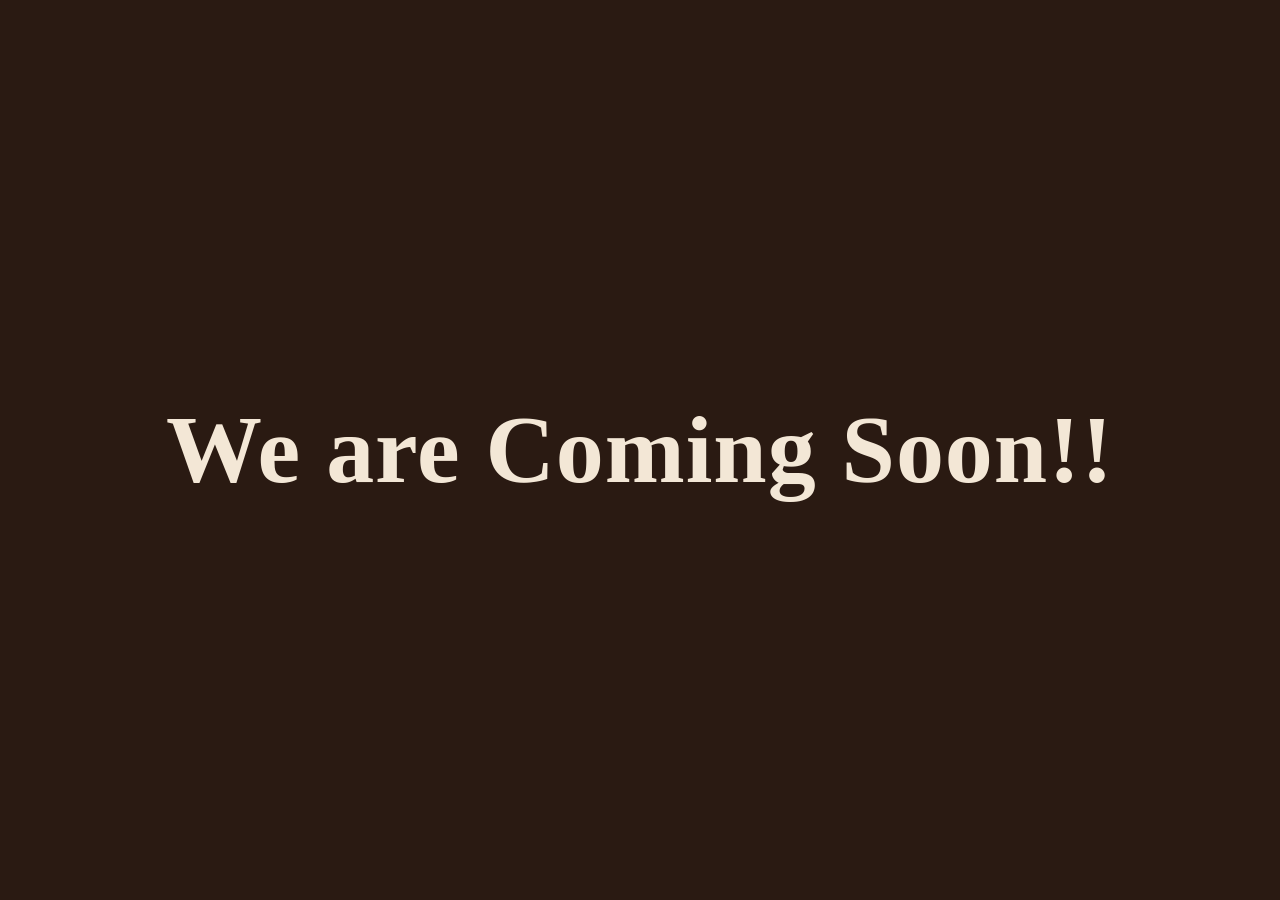
<file: index.html>
<!doctype html>
<html lang="en">
<head>
  <meta charset="utf-8"/>
  <meta name="viewport" content="width=device-width, initial-scale=1"/>
  <!-- Pre-launch gate: the site is hidden behind a "Coming Soon" page. Only an admin
       who opened it via "View site" in the dashboard (which sets bb_site_preview) gets
       through; everyone else is redirected. Runs first so no content flashes. -->
  <script>
    (function () {
      try {
        if (localStorage.getItem("bb_site_preview") === "1") return;  // admin preview — allow
      } catch (e) {}
      location.replace("/coming_soon");
    })();
  </script>
  <title>Bangali Sweets &amp; Dryfruits, Bhind — Hand-made Mithai, Namkeen &amp; Gift Hampers since 1987</title>
  <meta name="description" content="Order hand-made mithai, namkeen, dry fruits and gift hampers from Bhind's favourite sweet shop since 1987. Pure desi ghee, same-day Bhind delivery, pan-India shipping. Diwali, Rakhi and corporate hampers available."/>
  <meta name="keywords" content="bangali sweets, bhind sweet shop, mithai online bhind, gift hampers, diwali hampers, kaju katli online, dry fruits, namkeen, pustak bazar bhind"/>
  <meta property="og:title" content="Bangali Sweets &amp; Dryfruits — Hand-made Mithai from Bhind"/>
  <meta property="og:description" content="Order hand-made mithai, namkeen, dry fruits and gift hampers. Same-day Bhind delivery, pan-India shipping."/>
  <meta property="og:type" content="website"/>
  <meta property="og:url" content="https://bangalisweets.in/"/>
  <meta name="twitter:card" content="summary_large_image"/>
  <link rel="canonical" href="https://bangalisweets.in/"/>

  <!-- Schema.org structured data -->
  <script type="application/ld+json">
  {
    "@context": "https://schema.org",
    "@type": "Store",
    "name": "Bangali Sweets & Dryfruits",
    "image": "https://bangalisweets.in/og.jpg",
    "telephone": "+91-7974096667",
    "priceRange": "₹₹",
    "address": {
      "@type": "PostalAddress",
      "streetAddress": "HQ8P+P6R, Pustak Bazar, Mahveer Ganj",
      "addressLocality": "Bhind",
      "addressRegion": "Madhya Pradesh",
      "postalCode": "477001",
      "addressCountry": "IN"
    },
    "openingHours": "Mo-Su 09:00-22:00",
    "founded": "1987"
  }
  </script>

  <link rel="preconnect" href="https://fonts.googleapis.com"/>
  <link rel="preconnect" href="https://fonts.gstatic.com" crossorigin/>
  <link href="https://fonts.googleapis.com/css2?family=DM+Serif+Display:ital@0;1&family=Manrope:wght@400;500;600;700;800&family=Hind:wght@400;500;600;700&family=Tiro+Devanagari+Hindi:ital@0;1&display=swap" rel="stylesheet"/>
  <link rel="stylesheet" href="assets/site.css"/>

  <style>
    /* Page-specific */
    .hero {
      padding: 56px 32px 72px;
      position: relative;
    }
    .hero .grid {
      max-width: 1320px;
      margin: 0 auto;
      display: grid;
      grid-template-columns: 1.05fr 0.95fr;
      gap: 48px;
      align-items: center;
    }
    .hero h1 { font-size: clamp(48px, 7vw, 96px); margin: 18px 0 14px; }
    .hero h1 .alt { font-style: italic; color: var(--accent); }
    .hero h1 .b { position: relative; }
    .hero h1 .b::after {
      content: "✦";
      position: absolute;
      right: -16px; top: -6px;
      color: var(--gold);
      font-size: 24px;
    }
    .hero .hindi-tag { font-size: 20px; color: var(--ink-2); margin: 0 0 24px; }
    .hero .lede { font-size: 16px; color: var(--ink-2); max-width: 480px; line-height: 1.65; margin-bottom: 28px; }
    .hero .cta-row { display: flex; gap: 14px; flex-wrap: wrap; margin-bottom: 40px; }
    .hero .stats { display: flex; gap: 36px; padding-top: 24px; border-top: 1px solid var(--rule-strong); flex-wrap: wrap; }
    .hero .stats .lbl { font-size: 11px; text-transform: uppercase; letter-spacing: .14em; color: var(--ink-3); }
    .hero .stats .v { font-family: var(--display); font-size: 24px; margin-top: 2px; }
    .hero .stats .v.accent { color: var(--accent); }
    .hero .stats .v.gold { color: var(--gold); }

    .collage { position: relative; height: 580px; }
    .collage .img-a { position: absolute; left: 40px; top: 0; width: 300px; height: 380px; transform: rotate(-3deg); box-shadow: var(--shadow-md); }
    .collage .img-b { position: absolute; right: 0; top: 70px; width: 240px; height: 300px; transform: rotate(4deg); box-shadow: var(--shadow-md); }
    .collage .img-c { position: absolute; right: 30px; bottom: 0; width: 240px; height: 240px; transform: rotate(-2deg); box-shadow: var(--shadow-md); }
    .collage .img-a .lbl, .collage .img-b .lbl, .collage .img-c .lbl {
      position: absolute; left: 14px; bottom: 14px; color: #fff;
      text-shadow: 0 1px 2px rgba(0,0,0,.5);
    }
    .collage .img-a .lbl .nm { font-family: var(--display); font-style: italic; font-size: 22px; }
    .collage .img-a .lbl .sub { font-size: 12px; opacity: .9; }
    .collage .seal-stamp {
      position: absolute; left: 0; bottom: 30px;
      width: 100px; height: 100px;
      border-radius: 50%;
      background: var(--accent);
      color: var(--gold);
      display: flex; flex-direction: column; align-items: center; justify-content: center;
      box-shadow: var(--shadow-md);
      border: 2px solid var(--gold);
      text-align: center;
    }
    .seal-stamp .top { font-family: var(--hindi); font-size: 13px; }
    .seal-stamp .mid { font-family: var(--display); font-style: italic; font-size: 13px; margin-top: 2px; }
    .seal-stamp .line { width: 30px; height: 1px; background: var(--gold); margin: 5px 0; }
    .seal-stamp .yr { font-size: 9px; letter-spacing: .15em; }

    /* Categories */
    .cat-strip {
      padding: 56px 32px;
      background: var(--paper);
      border-top: 1px solid var(--rule);
      border-bottom: 1px solid var(--rule);
    }
    .cat-grid {
      display: grid;
      grid-template-columns: repeat(7, 1fr);
      gap: 18px;
      max-width: 1320px;
      margin: 0 auto;
    }
    .cat-card { cursor: pointer; }
    .cat-card .tile { aspect-ratio: 1/1.1; margin-bottom: 12px; }
    .cat-card .tile::after {
      content: ""; position: absolute; inset: 0;
      background: linear-gradient(180deg, transparent 50%, rgba(20,10,5,.65));
    }
    .cat-card .lbl { position: absolute; left: 12px; bottom: 10px; color: #fff; z-index: 1; }
    .cat-card .lbl-hi { font-family: var(--hindi); font-size: 13px; opacity: .85; }
    .cat-card .lbl-en { font-family: var(--display); font-style: italic; font-size: 18px; }
    .cat-card .meta { font-size: 11px; color: var(--ink-3); text-transform: uppercase; letter-spacing: .12em; }
    .cat-card:hover .tile img { transform: scale(1.05); }
    .cat-card .tile img { transition: transform .35s; }

    /* Hampers */
    .hampers-section { padding: 64px 32px; }
    .hampers-grid {
      max-width: 1320px;
      margin: 0 auto;
      display: grid;
      grid-template-columns: repeat(4, 1fr);
      gap: 24px;
    }

    /* Best sellers */
    .bestsellers-section { padding: 64px 32px; background: var(--bg-sub); }
    .bestsellers-grid {
      max-width: 1320px;
      margin: 0 auto;
      display: grid;
      grid-template-columns: repeat(4, 1fr);
      gap: 20px;
    }

    /* Trust strip */
    .trust-strip {
      padding: 15px 32px;
      background: var(--ink);
      color: #dac6a8;
    }
    .trust-strip .row {
      max-width: 1320px;
      margin: 0 auto;
      display: grid;
      grid-template-columns: repeat(4, 1fr);
      gap: 24px;
    }
    .trust-strip .item { display: flex; gap: 14px; align-items: center; }
    .trust-strip .item .ico-box {
      width: 44px; height: 44px;
      border: 1px solid var(--gold);
      border-radius: 50%;
      display: flex; align-items: center; justify-content: center;
      color: var(--gold);
      flex: 0 0 auto;
      font-size: 18px;
    }
    .trust-strip .item .t { font-family: var(--display); font-size: 18px; line-height: 1; }
    .trust-strip .item .s { font-size: 11px; opacity: .7; margin-top: 3px; }

    /* Story */
    .story-section {
      padding: 80px 32px;
      background: var(--paper);
    }
    .story-section .grid {
      max-width: 1320px;
      margin: 0 auto;
      display: grid;
      grid-template-columns: 1fr 1fr;
      gap: 64px;
      align-items: center;
    }
    .story-section .tile { aspect-ratio: 4/3; border-radius: var(--radius-lg); }
    .story-section h2 { font-size: clamp(36px, 5vw, 56px); margin-bottom: 14px; }
    .story-section p { font-size: 15px; color: var(--ink-2); line-height: 1.75; max-width: 520px; }
    .outlet-card {
      display: flex; align-items: center; gap: 20px;
      margin-top: 24px;
      padding: 20px 22px;
      border: 1px solid var(--rule-strong);
      border-radius: var(--radius-lg);
      background: var(--bg-sub);
    }
    .outlet-card .ico-wrap {
      width: 44px; height: 44px;
      border-radius: 50%;
      border: 1px solid var(--rule-strong);
      display: flex; align-items: center; justify-content: center;
      color: var(--accent);
      flex: 0 0 auto;
    }

    /* Reviews */
    .reviews-section { padding: 64px 32px; }
    .reviews-grid {
      max-width: 1320px;
      margin: 0 auto;
      display: grid;
      grid-template-columns: repeat(3, 1fr);
      gap: 22px;
    }
    .review {
      background: var(--paper);
      border: 1px solid var(--rule);
      border-radius: var(--radius-lg);
      padding: 26px;
    }
    .review .stars { color: var(--gold); margin-bottom: 8px; }
    .review .nm { font-weight: 600; margin-top: 14px; }
    .review .date { font-size: 11px; color: var(--ink-3); }

    /* Mobile */
    @media (max-width: 980px) {
      .hero .grid { grid-template-columns: 1fr; gap: 32px; }
      .collage { height: 420px; }
      .collage .img-a { width: 220px; height: 280px; left: 10px; }
      .collage .img-b { width: 180px; height: 220px; }
      .collage .img-c { width: 160px; height: 160px; right: 20px; }
      .cat-grid { grid-template-columns: repeat(4, 1fr); }
      .hampers-grid, .bestsellers-grid { grid-template-columns: repeat(2, 1fr); }
      .story-section .grid { grid-template-columns: 1fr; gap: 32px; }
      .trust-strip .row { grid-template-columns: 1fr 1fr; }
      .reviews-grid { grid-template-columns: 1fr; }
    }
    @media (max-width: 540px) {
      .hero { padding: 32px 16px 48px; }
      .cat-grid { grid-template-columns: repeat(2, 1fr); gap: 12px; }
      .hampers-section, .bestsellers-section { padding: 40px 16px; }
      .hampers-grid, .bestsellers-grid { grid-template-columns: 1fr 1fr; gap: 14px; }
      .story-section { padding: 48px 16px; }
      .collage { height: 360px; }
    }

    /* ============ BANNER SLIDER ============ */
    .banner-slider {
      position: relative;
      max-width: 1320px;
      margin: 18px auto 4px;
      padding: 0 32px;
    }
    .bs-viewport {
      position: relative;
      overflow: hidden;
      border-radius: 16px;
      box-shadow: 0 10px 30px rgba(0,0,0,.12);
      background: var(--paper, #faf7f2);
      /* Banners are 4128×1024 (~4:1); reserve the space so there is no layout shift. */
      aspect-ratio: 4128 / 1024;
    }
    .bs-track {
      display: flex;
      height: 100%;
      transition: transform .7s cubic-bezier(.22,.61,.36,1);
      will-change: transform;
    }
    .bs-slide {
      flex: 0 0 100%;
      height: 100%;
      display: block;
    }
    .bs-slide picture {
      display: block;
      width: 100%;
      height: 100%;
    }
    .bs-slide img {
      width: 100%;
      height: 100%;
      object-fit: cover;   /* ratio matches the container, so nothing is cropped */
      display: block;
    }
    .bs-arrow {
      position: absolute;
      top: 50%;
      transform: translateY(-50%);
      width: 40px;
      height: 40px;
      border-radius: 50%;
      border: none;
      background: rgba(255,255,255,.82);
      color: #2a1a12;
      font-size: 22px;
      line-height: 1;
      cursor: pointer;
      display: flex;
      align-items: center;
      justify-content: center;
      box-shadow: 0 2px 10px rgba(0,0,0,.18);
      opacity: 0;
      transition: opacity .25s, background .2s;
      z-index: 2;
    }
    .banner-slider:hover .bs-arrow { opacity: 1; }
    .bs-arrow:hover { background: #fff; }
    .bs-prev { left: 44px; }
    .bs-next { right: 44px; }
    .bs-dots {
      position: absolute;
      left: 0; right: 0; bottom: 14px;
      display: flex;
      justify-content: center;
      gap: 8px;
      z-index: 2;
    }
    .bs-dot {
      width: 9px; height: 9px;
      border-radius: 50%;
      border: none;
      padding: 0;
      background: rgba(255,255,255,.55);
      cursor: pointer;
      transition: background .25s, width .25s;
    }
    .bs-dot.active {
      width: 24px;
      border-radius: 5px;
      background: #fff;
    }
    @media (max-width: 980px) {
      .banner-slider { padding: 0 24px; }
      .bs-prev { left: 32px; }
      .bs-next { right: 32px; }
    }
    @media (max-width: 540px) {
      /* Full-bleed strip on phones; arrows hidden (swipe instead). */
      .banner-slider { padding: 0; margin: 0 0 4px; }
      /* Mobile banners (assets/Images/mob) are 2912×1440 (~2:1) — taller than desktop. */
      .bs-viewport { border-radius: 0; box-shadow: none; aspect-ratio: 2912 / 1440; }
      .bs-arrow { display: none; }
      .bs-dots { bottom: 8px; }
    }
    @media (prefers-reduced-motion: reduce) {
      .bs-track { transition: none; }
    }
  </style>
</head>
<body>
  <header id="site-header" role="banner"></header>

  <main>
    <!-- BANNER SLIDER -->
    <section class="banner-slider" aria-label="Featured offers" aria-roledescription="carousel">
      <div class="bs-viewport">
        <div class="bs-track" id="bs-track">
          <a class="bs-slide" href="category.html?slug=hampers"><picture><source media="(max-width: 540px)" srcset="assets/Images/mob/web/a.jpg"/><img src="assets/Images/web/a.jpg" alt="Royal Sweets & Bakehouse — Premium Gift Hampers" fetchpriority="high" decoding="async"/></picture></a>
          <a class="bs-slide" href="category.html?slug=sweets"><picture><source media="(max-width: 540px)" srcset="assets/Images/mob/web/b.jpg"/><img src="assets/Images/web/b.jpg" alt="Featured offer" loading="lazy" decoding="async"/></picture></a>
          <a class="bs-slide" href="category.html?slug=dryfruits"><picture><source media="(max-width: 540px)" srcset="assets/Images/mob/web/c.jpg"/><img src="assets/Images/web/c.jpg" alt="Featured offer" loading="lazy" decoding="async"/></picture></a>
          <a class="bs-slide" href="category.html?slug=bakery"><picture><source media="(max-width: 540px)" srcset="assets/Images/mob/web/d.jpg"/><img src="assets/Images/web/d.jpg" alt="Featured offer" loading="lazy" decoding="async"/></picture></a>
          <a class="bs-slide" href="category.html?slug=hampers"><picture><source media="(max-width: 540px)" srcset="assets/Images/mob/web/e.jpg"/><img src="assets/Images/web/e.jpg" alt="Featured offer" loading="lazy" decoding="async"/></picture></a>
        </div>
      </div>
      <button class="bs-arrow bs-prev" type="button" aria-label="Previous banner">&#8249;</button>
      <button class="bs-arrow bs-next" type="button" aria-label="Next banner">&#8250;</button>
      <div class="bs-dots" id="bs-dots" role="tablist" aria-label="Choose banner"></div>
    </section>

    <!-- HERO -->
    <section class="hero warm-grad" aria-labelledby="hero-title">
      <div class="grid">
        <div>
<!--          <div class="eyebrow" style="color: var(&#45;&#45;gold)">Festive Edit · Diwali 2026</div>-->
          <h1 class="disp" id="hero-title">
            Gifts that<br/>
            <span class="alt">arrive with</span><br/>
            <span class="b">blessings.</span>
          </h1>
          <p class="hindi hindi-tag">मिठास और स्नेह से भरे, बंगाली स्वीट्स के पारंपरिक उपहार।</p>
          <p class="lede">Hand-curated mithai &amp; dry-fruit hampers from our Bhind kitchen — built fresh, packed in keepsake brass-trim boxes, delivered same-day in Bhind and shipped across India.</p>
          <div class="cta-row">
            <a class="btn btn-lg" href="category.html?slug=hampers">Shop Hampers <span style="font-size:18px">→</span></a>
            <a class="btn btn-ghost btn-lg" href="collections.html">Build your own box</a>
          </div>
        </div>

        <div class="collage" aria-hidden="true">
          <div class="tile img-a">
            <img src="https://images.unsplash.com/photo-1606755962773-d324e0a13086?w=900&q=80&auto=format" alt=""/>
            <span class="chip chip-gold" style="position:absolute; top:14px; left:14px;">★ Bestseller</span>
            <div class="lbl">
              <div class="nm">Heritage Box</div>
              <div class="sub">9 Mithai · 500g</div>
            </div>
          </div>
          <div class="tile img-b">
            <img src="https://images.unsplash.com/photo-1606312619070-d48b4c652a52?w=900&q=80&auto=format" alt=""/>
          </div>
          <div class="tile img-c">
            <img src="https://images.unsplash.com/photo-1571877227200-a0d98ea607e9?w=900&q=80&auto=format" alt=""/>
          </div>
          <div class="seal-stamp">
            <div class="top">शुद्ध</div>
            <div class="mid">desi ghee</div>
            <div class="line"></div>
            <div class="yr">EST 1987</div>
          </div>
        </div>
      </div>
    </section>

    <!-- TRUST STRIP -->
    <section class="trust-strip" aria-label="Why Bangali Sweets">
      <div class="row">
        <div class="item"><div class="ico-box">🥛</div><div><div class="t">Pure desi ghee</div><div class="s">No vanaspati, no shortcuts</div></div></div>
        <div class="item"><div class="ico-box">🚚</div><div><div class="t">Same-day Bhind</div><div class="s">Pan-India shipping in 3–5 days</div></div></div>
        <div class="item"><div class="ico-box">🛡</div><div><div class="t">FSSAI certified</div><div class="s">Hygienic kitchen since 1987</div></div></div>
        <div class="item"><div class="ico-box">★</div><div><div class="t">4.8 / 5</div><div class="s">1,204 reviews on Google</div></div></div>
      </div>
    </section>

    <!-- CATEGORIES -->
    <section class="cat-strip" aria-labelledby="cat-title">
      <div style="max-width:1320px; margin:0 auto;">
        <div class="section-head">
          <div>
            <div class="eyebrow">Categories</div>
            <h2 class="h2 disp" id="cat-title">Browse the Legacy</h2>
          </div>
          <a href="collections.html" class="more">View all 257 items →</a>
        </div>
      </div>
      <div class="cat-grid" id="cat-grid"></div>
    </section>

    <!-- HAMPERS -->
    <section class="hampers-section" aria-labelledby="hampers-title">
      <div style="max-width:1320px; margin:0 auto;">
        <div class="section-head">
          <div>
            <div class="eyebrow" style="color: var(--gold)">The Hamper Edit</div>
            <h2 class="h2 disp" id="hampers-title">Gift like family</h2>
            <p class="hindi muted" style="margin-top:6px">परिवार जैसा प्यार, हर बक्से में</p>
          </div>
          <a href="category.html?slug=hampers" class="more">All hampers →</a>
        </div>
      </div>
      <div class="hampers-grid" id="hampers-grid"></div>
    </section>

    <!-- BESTSELLERS -->
    <section class="bestsellers-section" aria-labelledby="best-title">
      <div style="max-width:1320px; margin:0 auto;">
        <div class="section-head">
          <div>
            <div class="eyebrow">Best selling mithai</div>
            <h2 class="h2 disp" id="best-title">Kiratpura's favourites</h2>
          </div>
          <a href="category.html?slug=sweets" class="more">Shop all sweets →</a>
        </div>
      </div>
      <div class="bestsellers-grid" id="bestsellers-grid"></div>
    </section>

    <!-- STORY -->
    <section class="story-section" aria-labelledby="story-title">
      <div class="grid">
        <div class="tile">
          <img src="https://images.unsplash.com/photo-1606312619070-d48b4c652a52?w=900&q=80&auto=format" alt="Pustak Bazar outlet"/>
        </div>
        <div>
          <div class="eyebrow" style="color: var(--gold)">Our Outlet</div>
          <h2 class="h2 disp" id="story-title">
            Three generations in Pustak Bazaar, <span class="italic" style="color: var(--accent)">Bhind</span>.
          </h2>
          <p>From a small wood-fired tava behind the Mahveer Ganj market in 1987, to a heritage kitchen serving 410+ pin codes — every kaju katli is still cut by hand by Bhaiya Ram's family. We've kept the recipes, the people, and the smell of fresh khoya exactly the same.</p>
          <div class="outlet-card">
            <div class="ico-wrap">
              <svg class="ico" viewBox="0 0 24 24" fill="none" stroke="currentColor" stroke-width="1.6"><path d="M12 21s-7-7-7-12a7 7 0 1 1 14 0c0 5-7 12-7 12Z"/><circle cx="12" cy="9" r="2.5"/></svg>
            </div>
            <div style="flex:1; min-width: 0">
              <div style="font-weight:600">Pustak Bazar, Mahveer Ganj</div>
              <div style="font-size: 13px; color: var(--ink-2)">Kiratpura, Bhind, MP 477001 · 9 AM – 10 PM daily</div>
            </div>
            <a class="btn btn-ghost btn-sm" href="outlet.html">Visit page →</a>
          </div>
        </div>
      </div>
    </section>

    <!-- REVIEWS -->
    <section class="reviews-section" aria-labelledby="rev-title">
      <div style="max-width:1320px; margin:0 auto;">
        <div class="section-head">
          <div>
            <div class="eyebrow">Reviews</div>
            <h2 class="h2 disp" id="rev-title">What folks are saying</h2>
          </div>
          <span class="muted small">★ 4.8 average · 1,204 reviews</span>
        </div>
      </div>
      <div class="reviews-grid" id="reviews-grid"></div>
    </section>

  </main>

  <footer id="site-footer" role="contentinfo"></footer>

  <script src="assets/catalog.js"></script>
  <script src="assets/app.js"></script>
  <script src="assets/env.js"></script>  <script src="assets/api.js"></script>
  <script>
    BB_APP.mount({ nav: null });

    // ============ BANNER SLIDER ============
    (function initBannerSlider() {
      const track = document.getElementById("bs-track");
      const dotsWrap = document.getElementById("bs-dots");
      if (!track) return;
      const slides = Array.from(track.children);
      const n = slides.length;
      if (n <= 1) { if (dotsWrap) dotsWrap.style.display = "none"; return; }

      let i = 0;
      let timer = null;
      const DELAY = 4000;
      const reduceMotion = window.matchMedia("(prefers-reduced-motion: reduce)").matches;

      // Dots
      const dots = slides.map((_, idx) => {
        const b = document.createElement("button");
        b.className = "bs-dot" + (idx === 0 ? " active" : "");
        b.type = "button";
        b.setAttribute("role", "tab");
        b.setAttribute("aria-label", "Banner " + (idx + 1));
        b.addEventListener("click", () => { go(idx); restart(); });
        dotsWrap.appendChild(b);
        return b;
      });

      function go(next) {
        i = (next + n) % n;
        track.style.transform = `translateX(-${i * 100}%)`;
        dots.forEach((d, idx) => d.classList.toggle("active", idx === i));
      }
      const next = () => go(i + 1);
      const prev = () => go(i - 1);

      function start() { if (!reduceMotion) timer = setInterval(next, DELAY); }
      function stop()  { clearInterval(timer); timer = null; }
      function restart() { stop(); start(); }

      document.querySelector(".bs-next").addEventListener("click", () => { next(); restart(); });
      document.querySelector(".bs-prev").addEventListener("click", () => { prev(); restart(); });

      // Pause on hover (desktop) and when the tab is hidden.
      const slider = document.querySelector(".banner-slider");
      slider.addEventListener("mouseenter", stop);
      slider.addEventListener("mouseleave", start);
      document.addEventListener("visibilitychange", () => document.hidden ? stop() : start());

      // Touch swipe (mobile).
      let x0 = null;
      track.addEventListener("touchstart", e => { x0 = e.touches[0].clientX; stop(); }, { passive: true });
      track.addEventListener("touchend", e => {
        if (x0 === null) return;
        const dx = e.changedTouches[0].clientX - x0;
        if (Math.abs(dx) > 40) (dx < 0 ? next() : prev());
        x0 = null; start();
      });

      start();
    })();

    function renderHome() {
      // Categories
      document.getElementById("cat-grid").innerHTML = (BB.categories || []).map(c => `
        <a class="cat-card" href="category.html?slug=${c.slug}">
          <div class="tile">
            <img src="${c.hero}" alt="${c.en}"/>
            <div class="lbl">
              <div class="lbl-hi">${c.hi}</div>
              <div class="lbl-en">${c.en}</div>
            </div>
          </div>
          <div class="meta">${c.items} items</div>
        </a>
      `).join("");

      // Hampers
      const hampers = (BB.products || []).filter(p => p.cat === "hampers");
      document.getElementById("hampers-grid").innerHTML = hampers.map(h => `
        <article class="product-card">
          <a href="product.html?id=${h.id}" class="img" aria-label="${h.en}">
            <img src="${h.img}" alt="${h.en} — ${h.pieces || ""}"/>
            ${h.tag ? `<span class="tag gold">${h.tag}</span>` : ""}
          </a>
          <div class="body">
            <div class="hi">${h.hi}</div>
            <div class="nm"><a href="product.html?id=${h.id}">${h.en}</a></div>
            <div class="meta">${h.pieces || h.unit}</div>
            <div class="row">
              <span class="price">${BB_APP.rupee(h.price)} <span class="mrp">₹${h.mrp}</span></span>
              <button class="btn btn-sm" onclick="BB_APP.cart.add('${h.id}')">Add</button>
            </div>
          </div>
        </article>
      `).join("");

      // Bestsellers — sort by sold count (works with live backend IDs)
      const best = (BB.products || []).slice().sort((a, b) => (b.sold || 0) - (a.sold || 0)).slice(0, 4);
      document.getElementById("bestsellers-grid").innerHTML = best.map(s => `
        <article class="product-card">
          <a href="product.html?id=${s.id}" class="img" aria-label="${s.en}">
            <img src="${s.img}" alt="${s.en} ${s.unit || ""}"/>
          </a>
          <div class="body">
            <div class="hi">${s.hi}</div>
            <div class="nm"><a href="product.html?id=${s.id}">${s.en}</a></div>
            <div class="meta">${s.unit || s.pieces || ""}</div>
            <div class="row">
              <span class="price">${BB_APP.rupee(s.price)} <span class="mrp">₹${s.mrp}</span></span>
              <button class="add" aria-label="Add ${s.en}" onclick="BB_APP.cart.add('${s.id}')">
                ${BB_APP.icons.plus}
              </button>
            </div>
          </div>
        </article>
      `).join("");

      // Reviews
      document.getElementById("reviews-grid").innerHTML = (BB.reviews || []).map(r => `
        <div class="review">
          <div class="stars">${"★".repeat(r.rating)}${"☆".repeat(5 - r.rating)}</div>
          <p style="font-size: 14px; line-height: 1.65; color: var(--ink-2); margin: 0">"${r.text}"</p>
          <div class="nm">${r.name}</div>
          <div class="date">${r.date}</div>
        </div>
      `).join("");
    }

    renderHome();
    window.addEventListener("bb:catalogue-loaded", renderHome);
  </script>
</body>
</html>
</file>
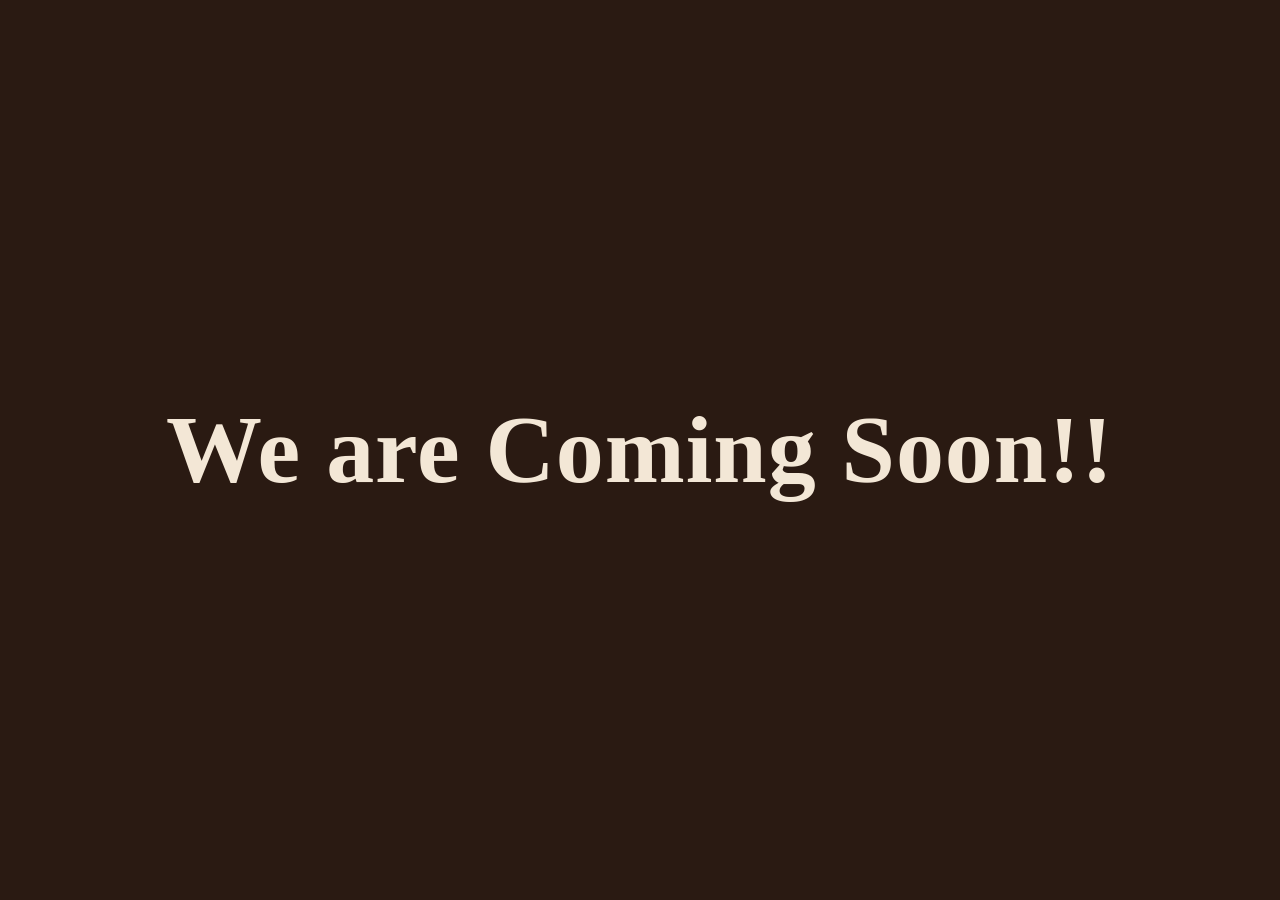
<file: coming_soon/index.html>
<!doctype html>
<html lang="en">
<head>
  <meta charset="utf-8"/>
  <meta name="viewport" content="width=device-width, initial-scale=1"/>
  <title>Coming Soon — Bangali Sweets</title>
  <meta name="robots" content="noindex"/>
  <style>
    html, body {
      height: 100%;
      margin: 0;
    }
    body {
      display: flex;
      align-items: center;
      justify-content: center;
      min-height: 100vh;
      background: #2a1a12;
      color: #f3e7d6;
      font-family: Georgia, "Times New Roman", serif;
      text-align: center;
      padding: 24px;
      box-sizing: border-box;
    }
    h1 {
      font-size: clamp(36px, 9vw, 96px);
      font-weight: 600;
      margin: 0;
      line-height: 1.1;
      letter-spacing: .01em;
    }
  </style>
</head>
<body>
  <h1>We are Coming Soon!!</h1>
</body>
</html>
</file>
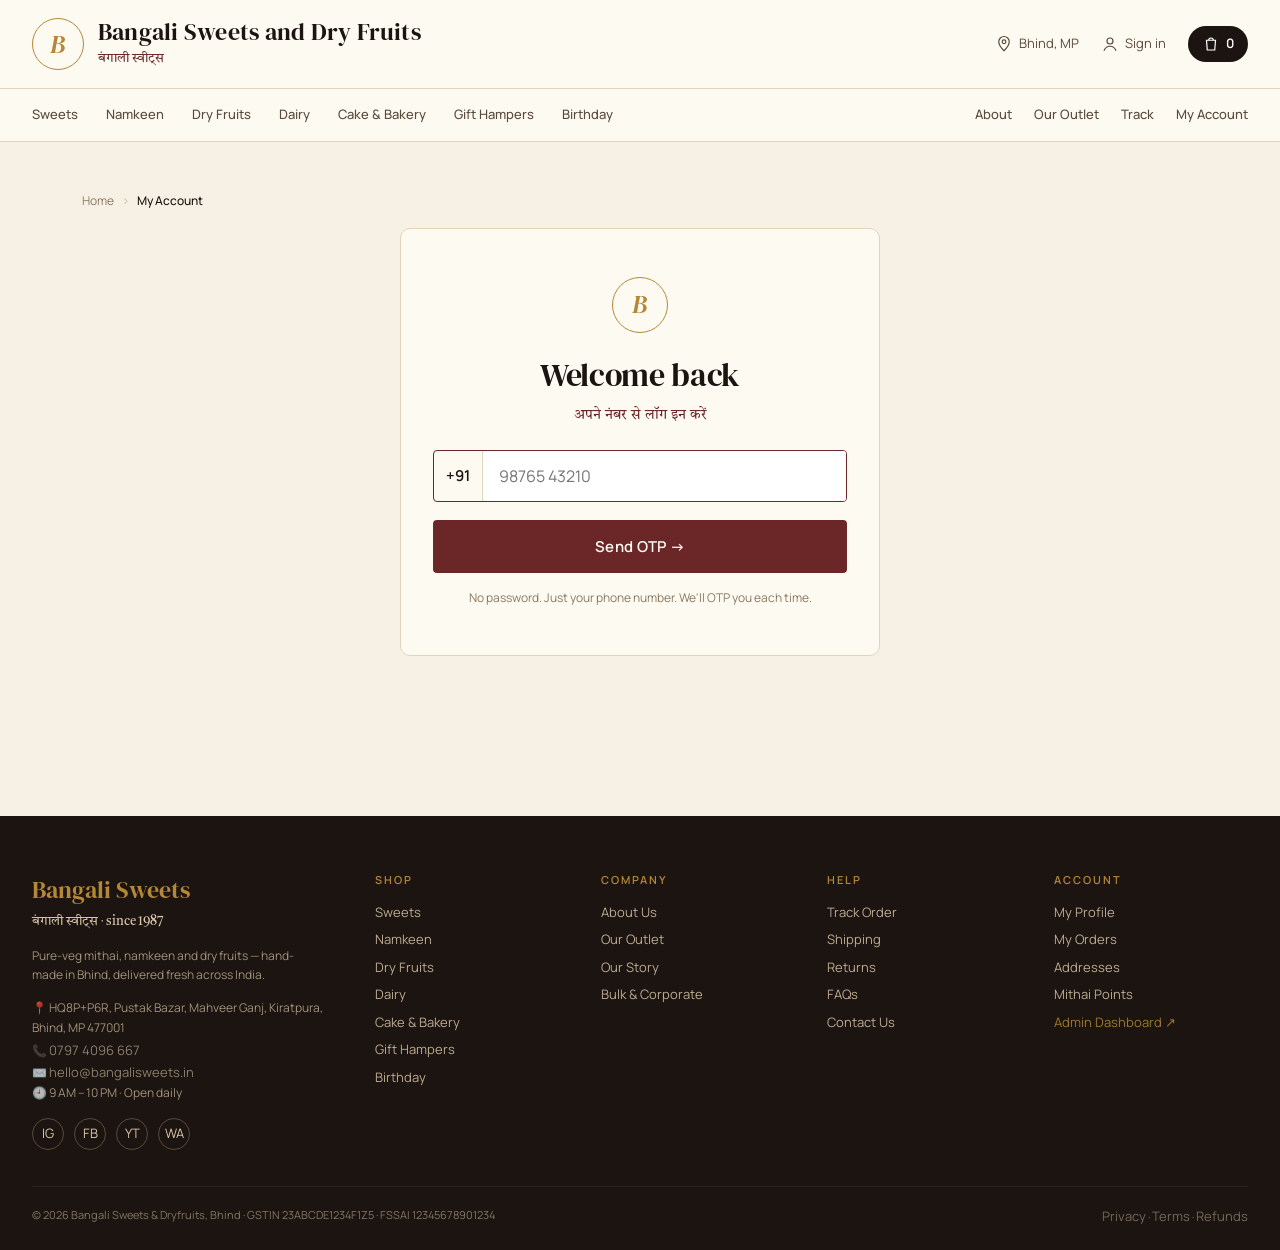
<file: account.html>
<!doctype html>
<html lang="en">
<head>
  <meta charset="utf-8"/>
  <meta name="viewport" content="width=device-width, initial-scale=1"/>
  <title>My Account — Bangali Sweets</title>
  <meta name="description" content="Manage your Bangali Sweets account, orders, addresses, and Mithai Points."/>
  <meta name="robots" content="noindex"/>
  <link rel="preconnect" href="https://fonts.googleapis.com"/>
  <link rel="preconnect" href="https://fonts.gstatic.com" crossorigin/>
  <link href="https://fonts.googleapis.com/css2?family=DM+Serif+Display:ital@0;1&family=Manrope:wght@400;500;600;700;800&family=Hind:wght@400;500;600;700&family=Tiro+Devanagari+Hindi:ital@0;1&display=swap" rel="stylesheet"/>
  <link rel="stylesheet" href="assets/site.css"/>
  <style>
    .ac-wrap { max-width: 1180px; margin: 0 auto; padding: 32px 32px 80px; }
    .ac-wrap h1 { font-family: var(--display); font-size: clamp(36px, 5vw, 56px); font-weight: 500; margin: 12px 0 28px; }
    .ac-grid { display: grid; grid-template-columns: 260px 1fr; gap: 36px; align-items: start; }
    .ac-nav {
      background: var(--paper);
      border: 1px solid var(--rule);
      border-radius: var(--radius-lg);
      padding: 8px;
      position: sticky;
      top: calc(var(--header-h) + 16px);
    }
    .ac-nav a {
      display: flex; align-items: center; gap: 12px;
      padding: 12px 14px;
      font-size: 14px;
      color: var(--ink-2);
      border-radius: var(--radius);
      cursor: pointer;
    }
    .ac-nav a:hover { background: var(--bg-sub); color: var(--ink); }
    .ac-nav a.active { background: color-mix(in srgb, var(--accent) 8%, var(--paper)); color: var(--accent); font-weight: 600; }
    .ac-nav a .ic { font-size: 16px; width: 22px; }

    /* Sign-in card */
    .signin-card {
      background: var(--paper);
      border: 1px solid var(--rule);
      border-radius: var(--radius-lg);
      padding: 48px 32px;
      max-width: 480px;
      margin: 0 auto;
      text-align: center;
    }
    .signin-card .seal {
      width: 56px; height: 56px;
      border: 1px solid var(--gold);
      color: var(--gold);
      border-radius: 50%;
      display: inline-flex;
      align-items: center;
      justify-content: center;
      font-family: var(--display);
      font-style: italic;
      font-size: 26px;
      margin-bottom: 18px;
    }
    .signin-card h2 { font-family: var(--display); font-size: 32px; margin: 0 0 6px; }
    .signin-card p { color: var(--ink-3); margin: 0 0 24px; font-size: 14px; }
    .signin-card .phone-field {
      display: flex;
      border: 1px solid var(--rule);
      border-radius: var(--radius);
      overflow: hidden;
      background: var(--paper);
      margin-bottom: 18px;
    }
    .signin-card .phone-field:focus-within { border-color: var(--accent); }
    .signin-card .phone-field .cc { padding: 14px 12px; border-right: 1px solid var(--rule); font-weight: 600; }
    .signin-card .phone-field input { border: 0; padding: 14px 16px; flex: 1; font-size: 16px; outline: none; }

    /* Profile sections */
    .ac-section {
      background: var(--paper);
      border: 1px solid var(--rule);
      border-radius: var(--radius-lg);
      padding: 24px 28px;
      margin-bottom: 20px;
    }
    .ac-section h2 {
      font-family: var(--display);
      font-size: 22px;
      margin: 0 0 4px;
      font-weight: 500;
    }
    .ac-section .sub { font-size: 13px; color: var(--ink-3); margin-bottom: 18px; }

    .profile-grid {
      display: grid;
      grid-template-columns: repeat(2, 1fr);
      gap: 18px;
    }
    .profile-grid .field {
      padding: 12px 14px;
      background: var(--bg-sub);
      border-radius: var(--radius);
    }
    .profile-grid .field .lbl-line {
      font-size: 11px;
      text-transform: uppercase;
      letter-spacing: .12em;
      color: var(--ink-3);
      margin-bottom: 4px;
    }
    .profile-grid .field .val {
      font-weight: 600;
      font-size: 14px;
    }

    /* Order list */
    .order {
      padding: 16px 0;
      border-bottom: 1px solid var(--rule);
      display: grid;
      grid-template-columns: 64px 1fr auto;
      gap: 14px;
      align-items: center;
    }
    .order:last-child { border-bottom: none; }
    .order .img-stack {
      position: relative;
      width: 64px;
      height: 64px;
    }
    .order .img-stack img {
      width: 100%; height: 100%; object-fit: cover;
      border-radius: var(--radius);
    }
    .order .id { font-family: ui-monospace, monospace; font-size: 13px; font-weight: 700; }
    .order .meta { font-size: 12px; color: var(--ink-3); }
    .order .status {
      font-size: 11px; font-weight: 600;
      padding: 3px 10px;
      border-radius: 99px;
      display: inline-block;
      margin-top: 4px;
    }
    .order .status.packing { background: color-mix(in srgb, var(--accent) 14%, transparent); color: var(--accent); }
    .order .status.ofd     { background: color-mix(in srgb, var(--gold)   14%, transparent); color: var(--gold-ink); }
    .order .status.delivered { background: color-mix(in srgb, var(--ok)   14%, transparent); color: var(--ok); }
    .order .price { font-family: var(--display); font-size: 18px; }

    /* Points card */
    .points-card {
      background: linear-gradient(135deg, var(--accent), #531c1c);
      color: var(--gold);
      border-radius: var(--radius-lg);
      padding: 28px 32px;
      position: relative;
      overflow: hidden;
    }
    .points-card::before {
      content: "✦";
      position: absolute;
      right: 24px; top: 14px;
      font-size: 80px;
      opacity: .15;
    }
    .points-card .lbl-line { font-size: 11px; letter-spacing: .15em; text-transform: uppercase; opacity: .85; }
    .points-card .v { font-family: var(--display); font-size: 56px; line-height: 1; margin: 8px 0 6px; color: #fff; }
    .points-card .sub { font-size: 13px; opacity: .85; }

    @media (max-width: 880px) {
      .ac-grid { grid-template-columns: 1fr; }
      .ac-nav { position: static; display: flex; gap: 6px; overflow-x: auto; }
      .ac-nav a { white-space: nowrap; }
      .profile-grid { grid-template-columns: 1fr; }
    }
    @media (max-width: 540px) {
      .ac-wrap { padding: 16px 16px 64px; }
      .order { grid-template-columns: 1fr auto; }
      .order .img-stack { display: none; }
    }
  </style>
</head>
<body>
  <header id="site-header"></header>

  <main>
    <div class="ac-wrap">
      <nav class="crumb">
        <a href="index.html">Home</a>
        <span class="sep">›</span>
        <span class="curr">My Account</span>
      </nav>
      <div id="ac-root"></div>
    </div>
  </main>

  <footer id="site-footer"></footer>

  <script src="assets/catalog.js"></script>
  <script src="assets/app.js"></script>
  <script src="assets/env.js"></script>  <script src="assets/api.js"></script>
  <script>
    BB_APP.mount();

    const root = document.getElementById("ac-root");
    const acState = { phase: "phone", phone: "" };
    let myOrders = [];

    function renderSignedOut() {
      if (acState.phase === "otp") { renderOtp(); return; }
      root.innerHTML = `
        <div class="signin-card">
          <div class="seal">B</div>
          <h2 class="disp">Welcome back</h2>
          <p class="hindi" style="font-size: 14px; color: var(--accent)">अपने नंबर से लॉग इन करें</p>
          <div class="phone-field">
            <span class="cc">+91</span>
            <input id="ph" type="tel" inputmode="numeric" pattern="[0-9]{10}" maxlength="10" placeholder="98765 43210"/>
          </div>
          <button class="btn btn-lg btn-block" onclick="signin()">Send OTP →</button>
          <p style="font-size: 12px; color: var(--ink-3); margin: 16px 0 0;">No password. Just your phone number. We'll OTP you each time.</p>
        </div>
      `;
      document.getElementById("ph").focus();
    }

    function renderOtp() {
      root.innerHTML = `
        <div class="signin-card">
          <div class="seal">B</div>
          <h2 class="disp">Verify OTP</h2>
          <p style="font-size: 14px; color: var(--ink-2)">Sent to <strong>+91 ${acState.phone}</strong></p>
          <input class="input" id="nm" placeholder="Your name" style="margin: 10px 0;"/>
          <input class="input" id="otp" inputmode="numeric" maxlength="6" placeholder="6-digit OTP"/>
          <button class="btn btn-lg btn-block" style="margin-top: 12px;" onclick="verifyAccount()">Verify →</button>
          <button class="btn btn-ghost btn-block" style="margin-top: 8px;" onclick="acState.phase='phone'; render()">← Change number</button>
        </div>
      `;
      document.getElementById("otp").focus();
    }

    async function signin() {
      const v = document.getElementById("ph").value.replace(/\D/g, "");
      if (v.length !== 10) { BB_APP.toast("Please enter a valid 10-digit phone"); return; }
      try { await BB_API.sendOtp(v); }
      catch (e) { BB_APP.toast("Could not send OTP: " + e.message); return; }
      acState.phone = v; acState.phase = "otp";
      renderOtp();
    }
    window.signin = signin;

    async function verifyAccount() {
      const otp = document.getElementById("otp").value.replace(/\D/g, "");
      const name = document.getElementById("nm").value.trim();
      if (otp.length !== 6) { BB_APP.toast("Enter the 6-digit OTP"); return; }
      try { await BB_API.verifyOtp(acState.phone, otp, name || undefined); }
      catch (e) { BB_APP.toast("Invalid OTP, please try again"); return; }
      acState.phase = "phone";
      BB_APP.toast("Signed in · welcome ✦");
      render();
    }
    window.verifyAccount = verifyAccount;

    function signout() {
      if (!confirm("Sign out of your account?")) return;
      BB_API.logout();
      BB_APP.auth.logout();
      render();
    }
    window.signout = signout;

    function renderSignedIn() {
      const auth = BB_APP.auth.read();
      const orders = myOrders;
      const memberSince = auth.joined ? new Date(auth.joined).toLocaleDateString("en-IN", { year: "numeric", month: "long" }) : "—";
      const totalSpend = orders.reduce((s, o) => s + (o.total || 0), 0);
      const points = Math.floor(totalSpend * 0.02);

      root.innerHTML = `
        <h1>Hello, ${auth.name || "friend"} <span class="hindi" style="font-size: 0.5em; color: var(--accent)">नमस्ते 🙏</span></h1>

        <div class="ac-grid">
          <aside class="ac-nav">
            <a class="active" href="#overview"><span class="ic">🏠</span> Overview</a>
            <a href="#orders"><span class="ic">📦</span> My orders <span style="margin-left:auto; color: var(--ink-3); font-size: 11px;">${orders.length}</span></a>
            <a href="#points"><span class="ic">✦</span> Mithai Points</a>
            <a href="#addresses"><span class="ic">📍</span> Addresses</a>
            <a href="#wishlist"><span class="ic">♡</span> Wishlist</a>
            <a href="#profile"><span class="ic">👤</span> Profile</a>
            <a onclick="signout()" style="color: var(--danger)"><span class="ic">↩</span> Sign out</a>
          </aside>

          <div>
            <!-- POINTS HERO -->
            <div class="points-card" id="points">
              <div class="lbl-line">Mithai Points balance</div>
              <div class="v">${points}</div>
              <div class="sub">2% back on every order · ₹100 off for every 200 points · valid for 1 year</div>
            </div>

            <!-- ORDERS -->
            <section class="ac-section" id="orders" style="margin-top: 20px;">
              <h2>Recent orders</h2>
              <div class="sub">${orders.length} order${orders.length !== 1 ? 's' : ''} · lifetime spend ${BB_APP.rupee(totalSpend)}</div>

              ${orders.length === 0 ? `
                <div style="text-align: center; padding: 32px 16px; color: var(--ink-3);">
                  <div style="font-size: 40px; margin-bottom: 10px;">📦</div>
                  <div>No orders yet. Time to fix that!</div>
                  <a class="btn btn-sm" href="collections.html" style="margin-top: 16px;">Browse collections</a>
                </div>
              ` : orders.slice().reverse().map(o => {
                const date = new Date(o.placedAt).toLocaleDateString("en-IN", { day: "numeric", month: "short", year: "numeric" });
                const firstItem = o.items[0];
                const cls = (o.status||"").toLowerCase().includes("packing") ? "packing"
                          : (o.status||"").toLowerCase().includes("delivered") ? "delivered" : "ofd";
                return `
                  <div class="order">
                    <div class="img-stack"><img src="${firstItem ? firstItem.img : ''}" alt=""/></div>
                    <div>
                      <div class="id">${o.id}</div>
                      <div class="meta">${date} · ${o.items.length} item${o.items.length !== 1 ? 's' : ''} · ${o.mode === 'pickup' ? 'Pickup' : 'Delivery'}</div>
                      <span class="status ${cls}">● ${o.status || 'Processing'}</span>
                    </div>
                    <div style="text-align: right">
                      <div class="price">${BB_APP.rupee(o.total)}</div>
                      <a href="track.html?id=${o.id}" style="font-size: 12px; color: var(--accent); font-weight: 600;">Track →</a>
                    </div>
                  </div>
                `;
              }).join("")}
            </section>

            <!-- PROFILE -->
            <section class="ac-section" id="profile">
              <h2>Profile</h2>
              <div class="sub">From your sign-in details</div>
              <div class="profile-grid">
                <div class="field">
                  <div class="lbl-line">Name</div>
                  <div class="val">${auth.name || "—"}</div>
                </div>
                <div class="field">
                  <div class="lbl-line">Phone</div>
                  <div class="val">+91 ${auth.phone}</div>
                </div>
                <div class="field">
                  <div class="lbl-line">Email</div>
                  <div class="val">${auth.email || "Not added"}</div>
                </div>
                <div class="field">
                  <div class="lbl-line">Member since</div>
                  <div class="val">${memberSince}</div>
                </div>
              </div>
              <button class="btn btn-ghost btn-sm" style="margin-top: 14px;" onclick="alert('Edit profile — wire to backend')">Edit profile</button>
            </section>

            <!-- ADDRESSES -->
            <section class="ac-section" id="addresses">
              <h2>Saved addresses</h2>
              <div class="sub">Used in your last few orders</div>
              ${orders.length > 0
                ? `<div class="profile-grid">
                    ${(() => {
                      const seen = new Set();
                      return orders.filter(o => o.address && !seen.has(o.address) && seen.add(o.address)).slice(0, 3).map(o => `
                        <div class="field">
                          <div class="lbl-line">${o.mode === 'pickup' ? 'Pickup outlet' : 'Delivery address'}</div>
                          <div class="val" style="font-size: 13px; font-weight: 500; line-height: 1.5;">${o.address}</div>
                          ${o.pin ? `<div style="font-size: 11px; color: var(--ink-3); margin-top: 4px;">PIN ${o.pin}</div>` : ''}
                        </div>
                      `).join("");
                    })()}
                  </div>`
                : `<div style="font-size: 13px; color: var(--ink-3);">Your addresses will appear here after your first order.</div>`
              }
            </section>

            <!-- WISHLIST -->
            <section class="ac-section" id="wishlist">
              <h2>Wishlist</h2>
              <div class="sub">Hearted items appear here</div>
              <div style="font-size: 13px; color: var(--ink-3); padding: 12px 0;">Browse <a href="collections.html" style="color: var(--accent); font-weight: 600; display: inline">collections</a> and tap ♡ to save favourites.</div>
            </section>
          </div>
        </div>
      `;
    }

    async function render() {
      const auth = BB_APP.auth.read();
      if (!auth) { renderSignedOut(); return; }
      if (BB_API.isLoggedIn()) {
        // Pull live orders from the backend for this customer
        try {
          const raw = await BB_API.getMyOrders();
          myOrders = (raw || []).map(o => ({
            id:       o.orderNumber,
            placedAt: o.createdAt ? new Date(o.createdAt).getTime() : Date.now(),
            status:   o.status || "Processing",
            total:    parseFloat(o.total || 0),
            mode:     o.mode || "delivery",
            address:  o.deliveryAddress || "",
            pin:      o.pincode || "",
            items:    (o.items || []).map(i => ({ img: i.productImage || "", en: i.productName, qty: i.quantity })),
          }));
        } catch { myOrders = []; }
      } else {
        myOrders = BB_APP.orders.read();   // legacy local session fallback
      }
      renderSignedIn();
    }

    render();
    window.addEventListener("bb:auth", render);
  </script>
</body>
</html>
</file>
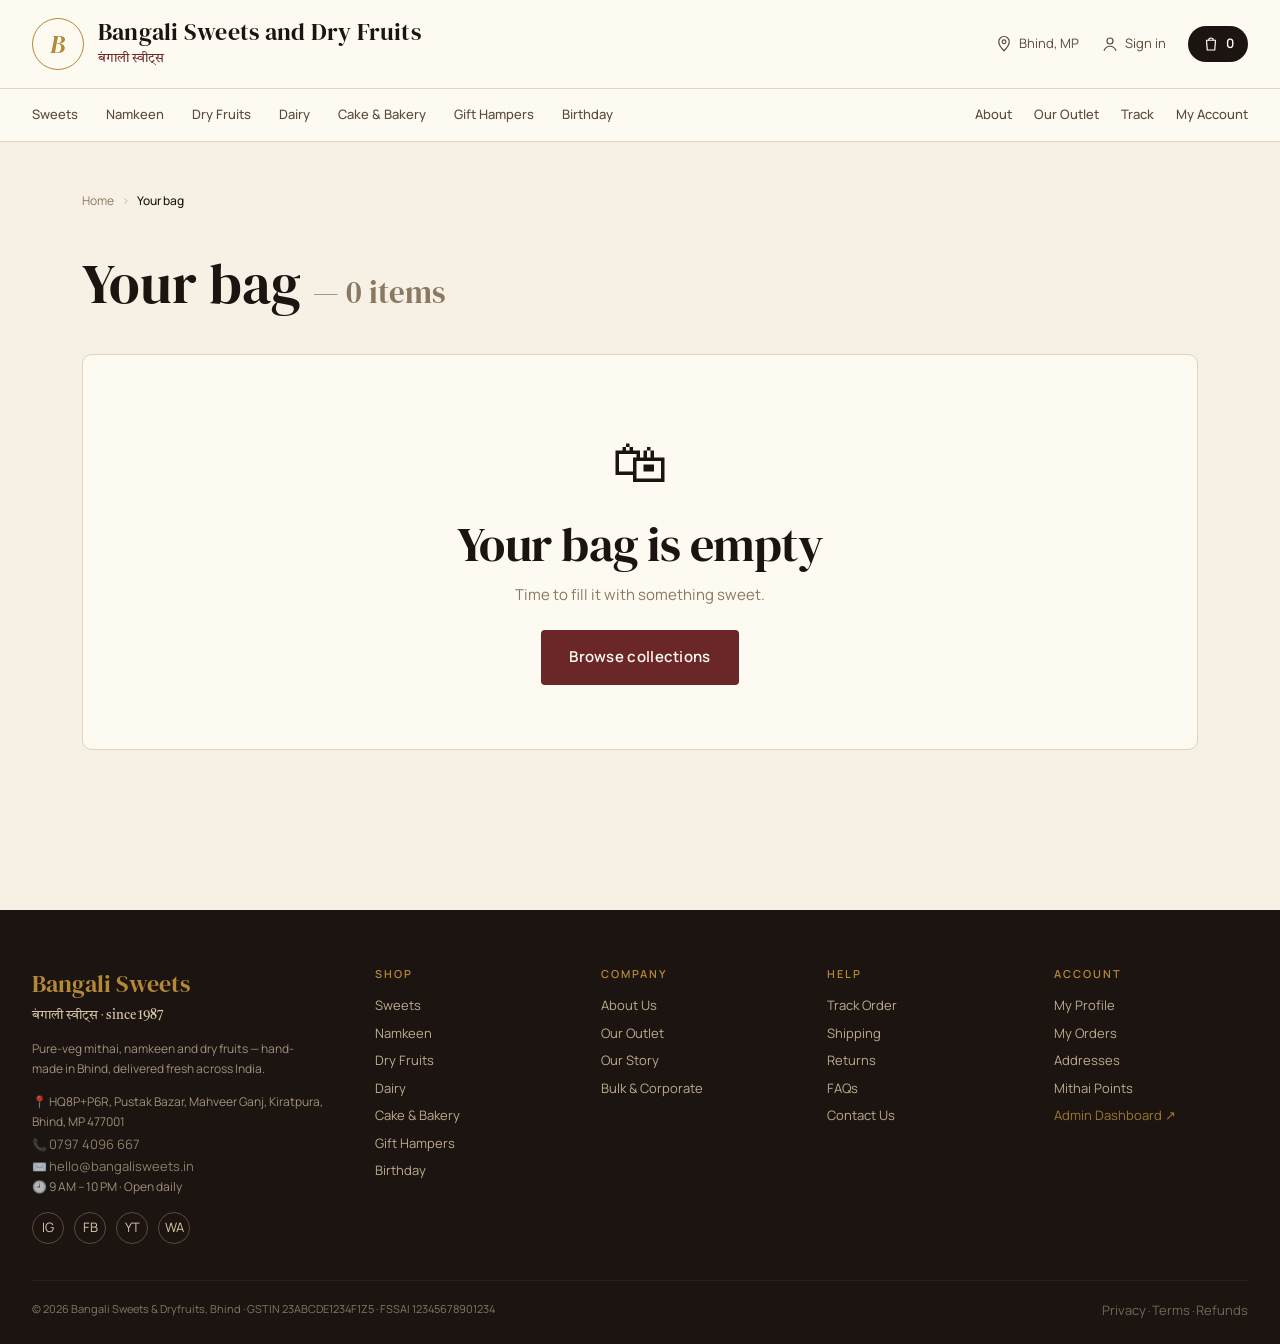
<file: cart.html>
<!doctype html>
<html lang="en">
<head>
  <meta charset="utf-8"/>
  <meta name="viewport" content="width=device-width, initial-scale=1"/>
  <title>Your Bag — Bangali Sweets</title>
  <meta name="description" content="Review your bag before checkout at Bangali Sweets."/>
  <link rel="preconnect" href="https://fonts.googleapis.com"/>
  <link rel="preconnect" href="https://fonts.gstatic.com" crossorigin/>
  <link href="https://fonts.googleapis.com/css2?family=DM+Serif+Display:ital@0;1&family=Manrope:wght@400;500;600;700;800&family=Hind:wght@400;500;600;700&family=Tiro+Devanagari+Hindi:ital@0;1&display=swap" rel="stylesheet"/>
  <link rel="stylesheet" href="assets/site.css"/>
  <style>
    .cart-wrap { max-width: 1180px; margin: 0 auto; padding: 32px 32px 80px; }
    .cart-wrap h1 { font-family: var(--display); font-size: clamp(36px, 5vw, 56px); margin: 14px 0 28px; font-weight: 500; }
    .cart-grid { display: grid; grid-template-columns: 1fr 380px; gap: 36px; align-items: start; }
    .items { background: var(--paper); border: 1px solid var(--rule); border-radius: var(--radius-lg); overflow: hidden; }
    .empty {
      padding: 64px 32px;
      text-align: center;
    }
    .empty .h2 { margin-bottom: 12px; }
    .empty p { color: var(--ink-3); margin-bottom: 24px; }
    .item {
      display: grid;
      grid-template-columns: 100px 1fr auto;
      gap: 20px;
      padding: 20px;
      border-bottom: 1px solid var(--rule);
      align-items: center;
    }
    .item:last-child { border-bottom: none; }
    .item .img {
      width: 100px; height: 100px;
      border-radius: var(--radius);
      overflow: hidden;
      background: var(--bg-sub);
    }
    .item .img img { width: 100%; height: 100%; object-fit: cover; }
    .item .nm { font-family: var(--display); font-size: 20px; line-height: 1.1; margin-bottom: 4px; }
    .item .hi { font-family: var(--hindi); font-size: 12px; color: var(--accent); }
    .item .meta { font-size: 12px; color: var(--ink-3); margin: 4px 0 10px; }
    .item .actions { display: flex; gap: 14px; align-items: center; }
    .item .stepper {
      display: inline-flex; align-items: center;
      border: 1px solid var(--rule-strong);
      border-radius: 99px;
      overflow: hidden;
    }
    .item .stepper button { width: 32px; height: 32px; font-size: 14px; background: var(--paper); }
    .item .stepper .v { width: 32px; text-align: center; font-weight: 600; font-size: 13px; }
    .item .remove { font-size: 12px; color: var(--ink-3); text-decoration: underline; cursor: pointer; }
    .item .remove:hover { color: var(--danger); }
    .item .price { font-family: var(--display); font-size: 22px; text-align: right; }
    .item .price .mrp { font-size: 12px; color: var(--ink-3); text-decoration: line-through; display: block; }

    .summary {
      background: var(--paper);
      border: 1px solid var(--rule);
      border-radius: var(--radius-lg);
      padding: 22px;
      position: sticky;
      top: calc(var(--header-h) + 16px);
    }
    .summary h2 { font-family: var(--display); font-size: 22px; margin: 0 0 18px; }
    .summary .row { display: flex; justify-content: space-between; padding: 8px 0; font-size: 14px; }
    .summary .row.total {
      border-top: 1px dashed var(--rule-strong);
      margin-top: 12px;
      padding-top: 16px;
      font-family: var(--display);
      font-size: 24px;
      font-weight: 500;
    }
    .summary .coupon {
      margin: 14px 0;
      display: flex; gap: 6px;
    }
    .summary .coupon input { flex: 1; padding: 10px 12px; border: 1px solid var(--rule); border-radius: var(--radius); font-size: 13px; }
    .summary .coupon button { padding: 10px 16px; }
    .summary .perk {
      margin-top: 14px;
      padding: 10px 12px;
      background: color-mix(in srgb, var(--gold) 14%, transparent);
      color: var(--gold-ink);
      border-radius: var(--radius);
      font-size: 12px;
    }
    .summary .perk.ok {
      background: color-mix(in srgb, var(--ok) 12%, transparent);
      color: var(--ok);
    }

    @media (max-width: 880px) {
      .cart-grid { grid-template-columns: 1fr; }
      .summary { position: static; }
    }
    @media (max-width: 540px) {
      .cart-wrap { padding: 16px 16px 64px; }
      .item { grid-template-columns: 70px 1fr; }
      .item .img { width: 70px; height: 70px; }
      .item .price { grid-column: 1 / -1; text-align: left; }
    }
  </style>
</head>
<body>
  <header id="site-header"></header>

  <main>
    <div class="cart-wrap">
      <nav class="crumb">
        <a href="index.html">Home</a>
        <span class="sep">›</span>
        <span class="curr">Your bag</span>
      </nav>
      <h1>Your bag <span style="color: var(--ink-3); font-size: 0.55em" id="count">— 0 items</span></h1>

      <div id="cart-content"></div>
    </div>
  </main>

  <footer id="site-footer"></footer>

  <script src="assets/catalog.js"></script>
  <script src="assets/app.js"></script>
  <script src="assets/env.js"></script>  <script src="assets/api.js"></script>
  <script>
    BB_APP.mount();

    function render() {
      const cart = BB_APP.cart.read();
      const items = cart.map(c => {
        const p = BB_APP.find.product(c.id);
        if (!p) return null;
        const factor = c.weight || 1;          // weight-priced: scale per-kg price
        return {
          ...p, qty: c.qty,
          weight: c.weight, weightLabel: c.weightLabel,
          key: BB_APP.cart.key(c),
          linePrice: p.price * factor,         // effective price for one box
          lineMrp: (p.mrp || p.price) * factor,
        };
      }).filter(Boolean);
      const subtotal = items.reduce((s, i) => s + i.linePrice * i.qty, 0);
      const itemCount = items.reduce((s, i) => s + i.qty, 0);
      document.getElementById("count").textContent = `— ${itemCount} item${itemCount !== 1 ? 's' : ''}`;

      const root = document.getElementById("cart-content");

      if (items.length === 0) {
        root.innerHTML = `
          <div class="items empty">
            <div style="font-size: 56px; margin-bottom: 16px;">🛍</div>
            <h2 class="h2 disp">Your bag is empty</h2>
            <p>Time to fill it with something sweet.</p>
            <a class="btn btn-lg" href="collections.html">Browse collections</a>
          </div>
        `;
        return;
      }

      const delivery = subtotal >= 999 ? 0 : 89;
      const freeNeed = 999 - subtotal;
      const total = subtotal + delivery;

      root.innerHTML = `
        <div class="cart-grid">
          <div class="items">
            ${items.map(i => `
              <div class="item">
                <a href="product.html?id=${i.id}" class="img"><img src="${i.img}" alt="${i.en}"/></a>
                <div>
                  <div class="hi">${i.hi}</div>
                  <div class="nm"><a href="product.html?id=${i.id}">${i.en}</a></div>
                  <div class="meta">${i.weightLabel || i.unit || i.pieces || ''} · ${BB_APP.rupee(Math.round(i.linePrice))} each</div>
                  <div class="actions">
                    <div class="stepper">
                      <button onclick="BB_APP.cart.update('${i.key}', ${i.qty - 1}); render()">−</button>
                      <span class="v">${i.qty}</span>
                      <button onclick="BB_APP.cart.update('${i.key}', ${i.qty + 1}); render()">+</button>
                    </div>
                    <span class="remove" onclick="BB_APP.cart.remove('${i.key}'); render()">Remove</span>
                  </div>
                </div>
                <div class="price">
                  ${BB_APP.rupee(Math.round(i.linePrice * i.qty))}
                  <span class="mrp">₹${Math.round(i.lineMrp * i.qty).toLocaleString('en-IN')}</span>
                </div>
              </div>
            `).join("")}
          </div>

          <aside class="summary">
            <h2>Order summary</h2>
            <div class="row">
              <span>Subtotal · ${itemCount} item${itemCount !== 1 ? 's' : ''}</span>
              <span>${BB_APP.rupee(subtotal)}</span>
            </div>
            <div class="row">
              <span>Delivery</span>
              <span>${delivery === 0 ? '<span style="color: var(--ok); font-weight: 600">FREE</span>' : BB_APP.rupee(delivery)}</span>
            </div>
            <div class="coupon">
              <input placeholder="Coupon code"/>
              <button class="btn btn-ghost btn-sm">Apply</button>
            </div>
            <div class="row total">
              <span>Total</span>
              <span>${BB_APP.rupee(total)}</span>
            </div>
            ${freeNeed > 0
              ? `<div class="perk">🎁 Add <strong>₹${freeNeed.toLocaleString('en-IN')}</strong> more for free Bhind delivery</div>`
              : `<div class="perk ok">✓ You qualify for free Bhind delivery</div>`
            }
            <a class="btn btn-lg btn-block" style="margin-top: 14px;" href="checkout.html">
              Checkout · ${BB_APP.rupee(total)} →
            </a>
            <div style="text-align: center; font-size: 11px; color: var(--ink-3); margin-top: 14px;">
              🔒 Secure checkout · UPI, Cards, COD
            </div>
          </aside>
        </div>
      `;
    }

    render();
    window.addEventListener("bb:cart", render);
    // Cart lines need live product details (price/img); re-render once the API catalogue loads.
    window.addEventListener("bb:catalogue-loaded", render);
  </script>
</body>
</html>
</file>
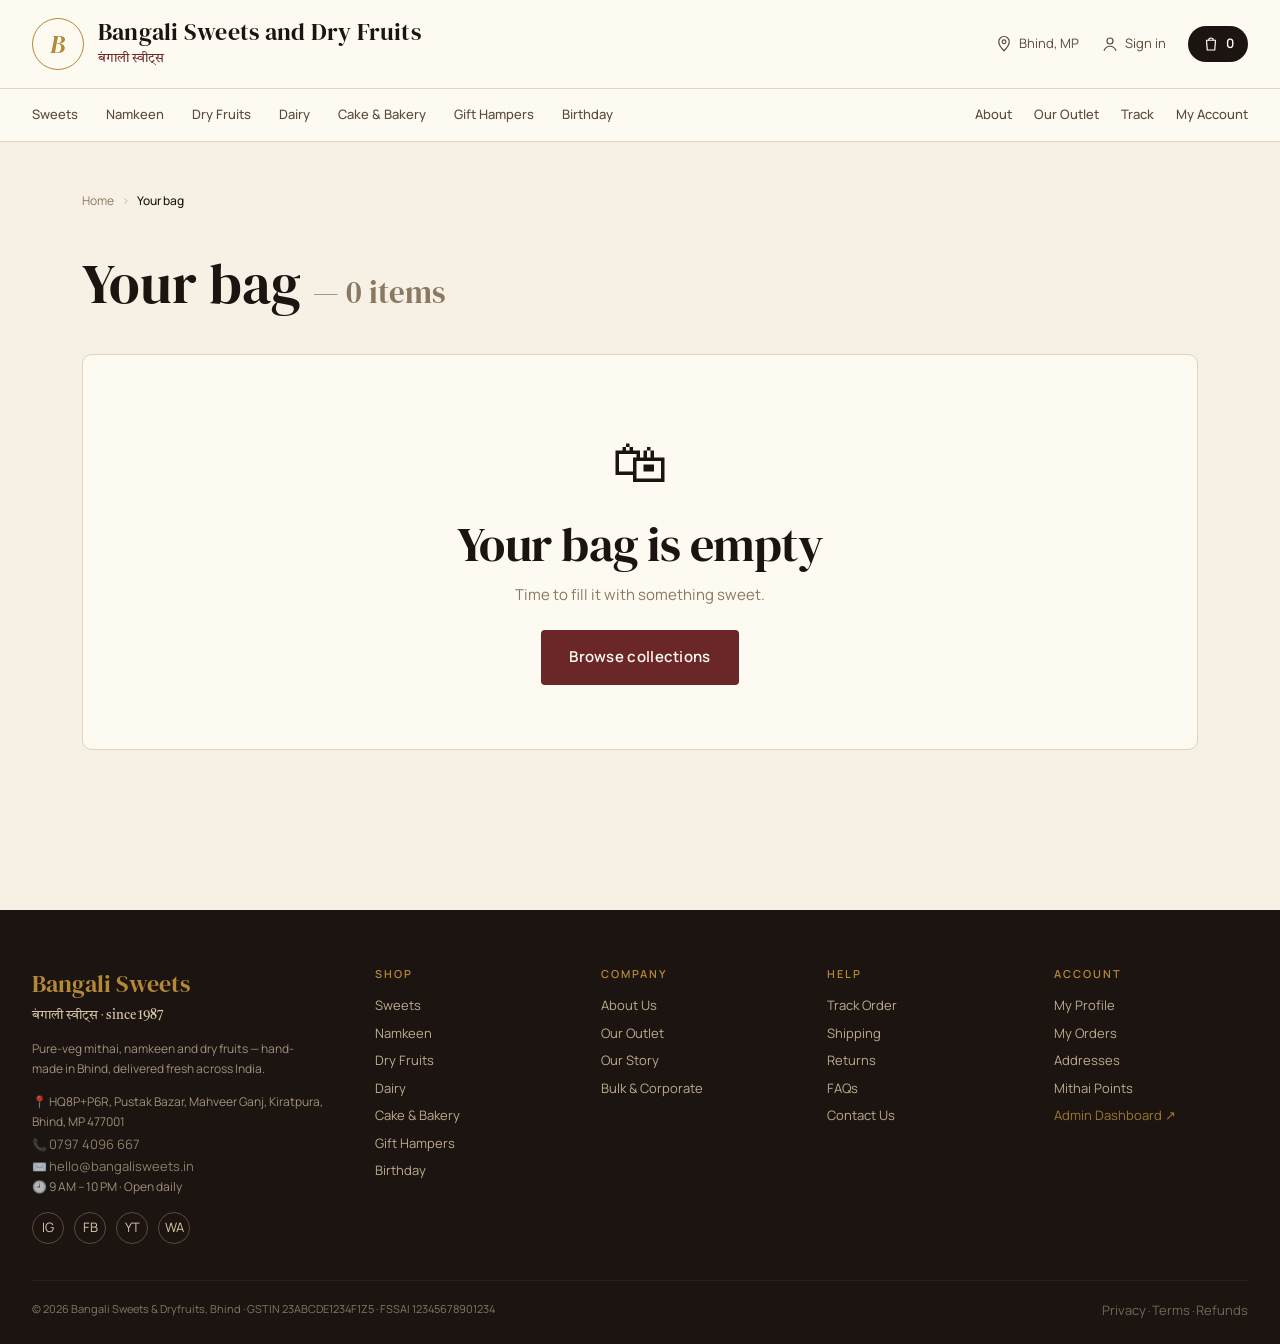
<file: checkout.html>
<!doctype html>
<html lang="en">
<head>
  <meta charset="utf-8"/>
  <meta name="viewport" content="width=device-width, initial-scale=1"/>
  <title>Checkout — Bangali Sweets</title>
  <meta name="description" content="Secure checkout · phone OTP signup · UPI payment."/>
  <meta name="robots" content="noindex"/>
  <link rel="preconnect" href="https://fonts.googleapis.com"/>
  <link rel="preconnect" href="https://fonts.gstatic.com" crossorigin/>
  <link href="https://fonts.googleapis.com/css2?family=DM+Serif+Display:ital@0;1&family=Manrope:wght@400;500;600;700;800&family=Hind:wght@400;500;600;700&family=Tiro+Devanagari+Hindi:ital@0;1&display=swap" rel="stylesheet"/>
  <link rel="stylesheet" href="assets/site.css"/>
  <style>
    .ck-wrap { max-width: 1180px; margin: 0 auto; padding: 32px 32px 80px; }
    .ck-grid { display: grid; grid-template-columns: 1fr 380px; gap: 36px; align-items: start; }

    /* Stepper */
    .stepper-bar {
      display: flex;
      gap: 0;
      margin-bottom: 28px;
      counter-reset: step;
    }
    .stepper-bar .st {
      flex: 1;
      display: flex;
      gap: 10px;
      align-items: center;
      font-size: 12px;
      color: var(--ink-3);
      position: relative;
    }
    .stepper-bar .st::before {
      counter-increment: step;
      content: counter(step);
      width: 28px; height: 28px;
      border-radius: 50%;
      background: var(--bg-sub);
      color: var(--ink-3);
      display: inline-flex;
      align-items: center;
      justify-content: center;
      font-weight: 700;
      font-size: 12px;
      flex: 0 0 28px;
    }
    .stepper-bar .st.done::before { content: "✓"; background: var(--ok); color: #fff; }
    .stepper-bar .st.curr::before { background: var(--accent); color: #fff; }
    .stepper-bar .st.curr { color: var(--ink); font-weight: 600; }
    .stepper-bar .st .lbl { white-space: nowrap; }
    .stepper-bar .st + .st::after {
      content: "";
      position: absolute;
      left: -50%; right: 60%;
      top: 14px;
      border-top: 1px dashed var(--rule-strong);
    }

    .step-card {
      background: var(--paper);
      border: 1px solid var(--rule);
      border-radius: var(--radius-lg);
      padding: 32px;
    }
    .step-card h2 { font-family: var(--display); font-size: clamp(28px, 4vw, 38px); margin: 0 0 6px; line-height: 1.05; }
    .step-card h2 .alt { font-style: italic; color: var(--accent); }
    .step-card .lede { color: var(--ink-3); font-size: 14px; margin-bottom: 24px; }
    .step-card .lede.hindi { font-family: var(--hindi); font-size: 15px; color: var(--ink-2); }

    /* OTP */
    .otp-row {
      display: flex; gap: 12px;
      max-width: 360px;
    }
    .otp-row input {
      flex: 1;
      width: 56px; height: 64px;
      text-align: center;
      font-family: var(--display);
      font-size: 26px;
      border: 1px solid var(--rule);
      border-radius: var(--radius);
      background: var(--paper);
    }
    .otp-row input:focus {
      outline: none;
      border-color: var(--accent);
      background: color-mix(in srgb, var(--accent) 4%, var(--paper));
    }
    .resend { margin-top: 18px; font-size: 13px; color: var(--ink-3); }
    .resend a { color: var(--accent); font-weight: 600; cursor: pointer; }

    /* Phone field */
    .phone-field {
      display: flex; max-width: 420px;
      border: 1px solid var(--rule);
      border-radius: var(--radius);
      overflow: hidden;
      background: var(--paper);
    }
    .phone-field:focus-within { border-color: var(--accent); }
    .phone-field .cc { padding: 14px 12px; border-right: 1px solid var(--rule); font-weight: 600; }
    .phone-field input { border: 0; padding: 14px 16px; flex: 1; font-size: 16px; outline: none; background: transparent; }

    /* Mode tabs */
    .mode-tabs {
      display: grid;
      grid-template-columns: 1fr 1fr 1fr;
      gap: 8px;
      margin-bottom: 22px;
    }
    .mode-tabs label {
      cursor: pointer;
      padding: 16px 14px;
      border: 1.5px solid var(--rule);
      border-radius: var(--radius);
      background: var(--paper);
      text-align: left;
      transition: border-color .12s, background .12s;
    }
    .mode-tabs label.sel {
      border-color: var(--accent);
      background: color-mix(in srgb, var(--accent) 4%, var(--paper));
    }
    .mode-tabs label input { display: none; }
    .mode-tabs .ic { font-size: 20px; }
    .mode-tabs .tt { font-weight: 600; margin-top: 2px; }
    .mode-tabs .sub { font-size: 11px; color: var(--ink-3); margin-top: 2px; }

    /* Payment options */
    .pay-list { display: flex; flex-direction: column; gap: 10px; }
    .pay-row {
      display: flex; align-items: center; gap: 14px;
      padding: 14px 18px;
      border: 1.5px solid var(--rule);
      border-radius: var(--radius);
      background: var(--paper);
      cursor: pointer;
      transition: border-color .12s, background .12s;
    }
    .pay-row.sel {
      border-color: var(--accent);
      background: color-mix(in srgb, var(--accent) 4%, var(--paper));
    }
    .pay-row .logo {
      width: 44px; height: 44px;
      border-radius: var(--radius);
      background: var(--bg-sub);
      display: flex; align-items: center; justify-content: center;
      font-weight: 700; font-size: 13px;
      flex: 0 0 auto;
    }
    .pay-row .nm { font-weight: 600; font-size: 14px; }
    .pay-row .vpa { font-size: 12px; color: var(--ink-3); margin-top: 1px; }
    .pay-row .tick {
      margin-left: auto;
      width: 22px; height: 22px;
      border-radius: 50%;
      border: 1.5px solid var(--rule-strong);
    }
    .pay-row.sel .tick {
      background: var(--accent);
      border-color: var(--accent);
      display: flex; align-items: center; justify-content: center;
      color: #fff;
      font-size: 14px;
    }
    .pay-row.sel .tick::after { content: "✓"; }

    /* Success */
    .success-card {
      text-align: center;
      padding: 48px 32px;
    }
    .success-card .check {
      width: 96px; height: 96px;
      border-radius: 50%;
      background: color-mix(in srgb, var(--ok) 14%, transparent);
      color: var(--ok);
      margin: 0 auto 24px;
      display: flex; align-items: center; justify-content: center;
      font-size: 48px;
    }
    .success-card h2 { font-size: clamp(32px, 5vw, 48px); }
    .success-card .order-id {
      font-family: var(--display);
      font-size: 24px;
      letter-spacing: .04em;
      margin: 24px 0;
    }
    .success-card .meta-rows {
      max-width: 380px; margin: 24px auto;
      text-align: left;
      padding: 18px 22px;
      background: var(--bg-sub);
      border-radius: var(--radius-lg);
    }
    .success-card .meta-rows .row { display: flex; justify-content: space-between; padding: 6px 0; font-size: 13px; }

    /* Summary aside */
    .summary {
      background: var(--paper);
      border: 1px solid var(--rule);
      border-radius: var(--radius-lg);
      padding: 22px;
      position: sticky;
      top: calc(var(--header-h) + 16px);
    }
    .summary h3 { font-family: var(--display); font-size: 20px; margin: 0 0 16px; }
    .summary .items { max-height: 280px; overflow: auto; margin-bottom: 14px; }
    .summary .it {
      display: grid; grid-template-columns: 48px 1fr auto;
      gap: 12px; padding: 8px 0; align-items: center;
      border-bottom: 1px solid var(--rule);
    }
    .summary .it:last-child { border-bottom: none; }
    .summary .it img { width: 48px; height: 48px; object-fit: cover; border-radius: var(--radius); }
    .summary .it .n { font-size: 13px; font-weight: 600; line-height: 1.2; }
    .summary .it .m { font-size: 11px; color: var(--ink-3); margin-top: 2px; }
    .summary .it .p { font-size: 13px; font-weight: 600; }
    .summary .ln { display: flex; justify-content: space-between; padding: 5px 0; font-size: 13px; }
    .summary .ln.total {
      border-top: 1px dashed var(--rule-strong);
      margin-top: 8px;
      padding-top: 12px;
      font-family: var(--display);
      font-size: 22px;
    }

    .field-block { margin-bottom: 14px; }
    .cta-row { display: flex; gap: 12px; margin-top: 28px; flex-wrap: wrap; }
    .cta-row .btn { flex: 1; min-width: 200px; justify-content: center; }
    .cta-row .back { flex: 0 0 auto; }

    @media (max-width: 880px) {
      .ck-grid { grid-template-columns: 1fr; }
      .summary { position: static; }
      .stepper-bar .st .lbl { display: none; }
    }
    @media (max-width: 540px) {
      .ck-wrap { padding: 16px 16px 60px; }
      .step-card { padding: 20px; }
      .otp-row input { width: 44px; height: 56px; font-size: 22px; }
      .mode-tabs { grid-template-columns: 1fr; }
    }
  </style>
</head>
<body>
  <header id="site-header"></header>

  <main>
    <div class="ck-wrap">
      <nav class="crumb">
        <a href="index.html">Home</a>
        <span class="sep">›</span>
        <a href="cart.html">Bag</a>
        <span class="sep">›</span>
        <span class="curr">Checkout</span>
      </nav>

      <div class="ck-grid">
        <div>
          <div class="stepper-bar" id="stepper">
            <div class="st"><span class="lbl">Sign in</span></div>
            <div class="st"><span class="lbl">Verify OTP</span></div>
            <div class="st"><span class="lbl">Your name</span></div>
            <div class="st"><span class="lbl">Delivery</span></div>
            <div class="st"><span class="lbl">Payment</span></div>
          </div>

          <div id="step-content"></div>
        </div>

        <aside class="summary" id="summary"></aside>
      </div>
    </div>
  </main>

  <footer id="site-footer"></footer>

  <script src="assets/catalog.js"></script>
  <script src="assets/app.js"></script>
  <script src="assets/env.js"></script>  <script src="assets/api.js"></script>
  <script>
    BB_APP.mount();

    const state = {
      step: 0,                      // 0..5 (5 = success)
      phone: "",
      otpSent: null,
      otpResendIn: 30,
      name: "",
      email: "",
      mode: "delivery",
      address: "",
      pin: "",
      landmark: "",
      payment: "phonepe",
      orderId: null,
      total: 0,
    };

    const auth = BB_APP.auth.read();
    if (auth) {
      state.phone = auth.phone || "";
      state.name = auth.name || "";
      // skip to step 3 (delivery) only if already signed in AND we hold a backend JWT
      if (state.phone && state.name && BB_API.isLoggedIn()) state.step = 3;
    }

    // Redirect to cart if empty
    if (BB_APP.cart.count() === 0) {
      location.href = "cart.html";
    }

    function calcTotals() {
      const cart = BB_APP.cart.read();
      const items = cart.map(c => {
        const p = BB_APP.find.product(c.id);
        if (!p) return null;
        const factor = c.weight || 1;          // weight-priced: scale per-kg price
        return { ...p, qty: c.qty, weightLabel: c.weightLabel, price: p.price * factor };
      }).filter(Boolean);
      const subtotal = items.reduce((s, i) => s + i.price * i.qty, 0);
      const delivery = state.mode === "pickup" ? 0 : (subtotal >= 999 ? 0 : 89);
      const total = subtotal + delivery;
      return { items, subtotal, delivery, total };
    }

    function renderStepper() {
      const sts = document.getElementById("stepper").children;
      for (let i = 0; i < sts.length; i++) {
        sts[i].classList.remove("done","curr");
        if (i < state.step) sts[i].classList.add("done");
        if (i === state.step) sts[i].classList.add("curr");
      }
    }

    function renderSummary() {
      const t = calcTotals();
      state.total = t.total;
      document.getElementById("summary").innerHTML = `
        <h3>Your order · ${t.items.length} item${t.items.length !== 1 ? 's' : ''}</h3>
        <div class="items">
          ${t.items.map(i => `
            <div class="it">
              <img src="${i.img}" alt=""/>
              <div>
                <div class="n">${i.en}</div>
                <div class="m">${i.weightLabel || i.unit || i.pieces || ''} × ${i.qty}</div>
              </div>
              <div class="p">${BB_APP.rupee(i.price * i.qty)}</div>
            </div>
          `).join("")}
        </div>
        <div class="ln"><span>Subtotal</span><span>${BB_APP.rupee(t.subtotal)}</span></div>
        <div class="ln"><span>Delivery${state.mode==="pickup" ? ' (pickup)' : ''}</span><span>${t.delivery === 0 ? 'FREE' : BB_APP.rupee(t.delivery)}</span></div>
        <div class="ln total"><span>Total</span><span>${BB_APP.rupee(t.total)}</span></div>
        <div style="text-align: center; font-size: 11px; color: var(--ink-3); margin-top: 14px;">
          🔒 Razorpay secure · 256-bit encryption
        </div>
      `;
    }

    function render() {
      renderStepper();
      renderSummary();
      const root = document.getElementById("step-content");

      switch (state.step) {
        case 0:
          root.innerHTML = `
            <div class="step-card">
              <div class="eyebrow">Step 1 of 5 · Sign in</div>
              <h2>Almost there, <span class="alt">tell us your phone.</span></h2>
              <p class="lede hindi">फ़ोन नंबर डालिए, OTP भेज देंगे</p>
              <label class="label" for="phone">Mobile number</label>
              <div class="phone-field">
                <span class="cc">+91</span>
                <input id="phone" type="tel" inputmode="numeric" pattern="[0-9]{10}" maxlength="10" placeholder="98765 43210" value="${state.phone}"/>
              </div>
              <p style="font-size: 12px; color: var(--ink-3); margin: 10px 0 0;">We'll send a 6-digit OTP. No password. By continuing you agree to our <a href="terms.html" style="color: var(--accent); display: inline">Terms</a>.</p>
              <label style="display: flex; align-items: center; gap: 10px; margin-top: 18px; font-size: 13px; color: var(--ink-2);">
                <input type="checkbox" checked/> WhatsApp me order updates
              </label>
              <div class="cta-row">
                <a class="btn btn-ghost back" href="cart.html">← Back to bag</a>
                <button class="btn btn-lg" onclick="sendOtp()">Send OTP →</button>
              </div>
            </div>
          `;
          document.getElementById("phone").focus();
          break;

        case 1:
          root.innerHTML = `
            <div class="step-card">
              <div class="eyebrow">Step 2 of 5 · Verify</div>
              <h2>Six digits, <span class="alt">please.</span></h2>
              <p class="lede">OTP sent to <strong style="color: var(--ink)">+91 ${state.phone}</strong> <a href="javascript:void(0)" onclick="state.step=0; render()" style="color: var(--accent); margin-left: 10px; font-weight: 600">Edit number</a></p>
              <div class="otp-row" id="otp-row">
                ${[0,1,2,3,4,5].map(i => `<input type="text" inputmode="numeric" maxlength="1" pattern="[0-9]" data-i="${i}"/>`).join("")}
              </div>
              <p style="font-size: 12px; color: var(--ink-3); margin: 14px 0 0;">
                💡 For this prototype, enter <strong>any 6 digits</strong> (real wiring goes to MSG91/Twilio).
              </p>
              <p class="resend">
                Resend OTP in <strong id="timer">00:${String(state.otpResendIn).padStart(2,'0')}</strong>
              </p>
              <div style="margin-top: 14px; padding: 10px 14px; background: var(--bg-sub); border-radius: var(--radius); font-size: 12px; display: flex; align-items: center; gap: 10px;">
                <span style="font-size: 16px;">💬</span>
                <span>OTP also sent on WhatsApp · check your messages</span>
              </div>
              <div class="cta-row">
                <button class="btn btn-ghost back" onclick="state.step=0; render()">← Back</button>
                <button class="btn btn-lg" id="verify-btn" onclick="verifyOtp()" disabled style="opacity:.5; pointer-events:none;">Verify →</button>
              </div>
            </div>
          `;
          setupOtpInputs();
          startTimer();
          break;

        case 2:
          root.innerHTML = `
            <div class="step-card">
              <div class="eyebrow">Step 3 of 5 · About you</div>
              <h2>Who do we <span class="alt">send it to?</span></h2>
              <p class="lede hindi">नाम बताइए, हम चुटकी में पैक कर देंगे</p>
              <div class="field-block">
                <label class="label" for="nm">Full name</label>
                <input class="input" id="nm" value="${state.name}" placeholder="Anjali Verma" autofocus/>
              </div>
              <div class="field-block">
                <label class="label" for="em">Email <span style="text-transform: none; color: var(--ink-3); letter-spacing: 0">(for invoice — optional)</span></label>
                <input class="input" id="em" type="email" value="${state.email}" placeholder="anjali@email.com"/>
              </div>
              <div style="display: flex; gap: 14px; align-items: center; padding: 14px 16px; background: var(--bg-sub); border-radius: var(--radius); margin-top: 18px;">
                <div style="width: 40px; height: 40px; border-radius: 50%; background: var(--gold); color: var(--gold-ink); display: flex; align-items: center; justify-content: center; font-size: 18px; flex: 0 0 auto;">★</div>
                <div style="flex: 1;">
                  <div style="font-weight: 700; font-size: 14px;">Mithai Points</div>
                  <div style="font-size: 12px; color: var(--ink-3); margin-top: 2px;">2% back on every order · auto-enrolled</div>
                </div>
              </div>
              <div class="cta-row">
                <button class="btn btn-ghost back" onclick="state.step=1; render()">← Back</button>
                <button class="btn btn-lg" onclick="saveName()">Continue to delivery →</button>
              </div>
            </div>
          `;
          break;

        case 3:
          root.innerHTML = `
            <div class="step-card">
              <div class="eyebrow">Step 4 of 5 · Delivery</div>
              <h2>How should we <span class="alt">send it?</span></h2>
              <p class="lede">Pick a delivery option below.</p>
              <div class="mode-tabs" id="modes">
                ${[
                  ["delivery", "🚚", "Delivery", "Bhind same-day · ₹89 below ₹999"],
                  ["pickup",   "🏬", "Pickup",   "From outlet · FREE"],
                  ["ship",     "📦", "Ship",     "Pan-India · 3–5 days"],
                ].map(([m, ic, t, sub]) => `
                  <label class="${state.mode === m ? 'sel' : ''}" data-mode="${m}">
                    <input type="radio" name="mode" ${state.mode === m ? 'checked' : ''}/>
                    <div class="ic">${ic}</div>
                    <div class="tt">${t}</div>
                    <div class="sub">${sub}</div>
                  </label>
                `).join("")}
              </div>

              ${state.mode === "pickup" ? `
                <div style="padding: 18px; background: var(--bg-sub); border-radius: var(--radius); margin-bottom: 14px;">
                  <strong>Pickup from outlet</strong>
                  <div style="font-size: 13px; color: var(--ink-2); margin-top: 6px;">
                    ${BB.shop.address}<br/>
                    Open 9 AM – 10 PM · we'll WhatsApp you when ready (usually within 30 min).
                  </div>
                </div>
              ` : `
                <div class="field-block">
                  <label class="label" for="ad">Delivery address</label>
                  <textarea class="input" id="ad" rows="3" placeholder="Flat / building / area / city">${state.address}</textarea>
                </div>
                <div class="field-row cols-2 field-block">
                  <div>
                    <label class="label" for="pn">PIN code</label>
                    <input class="input" id="pn" type="text" inputmode="numeric" maxlength="6" value="${state.pin}" placeholder="477001"/>
                  </div>
                  <div>
                    <label class="label" for="lm">Landmark (optional)</label>
                    <input class="input" id="lm" value="${state.landmark}" placeholder="Near Pustak Bazar"/>
                  </div>
                </div>
                <div style="padding: 10px 14px; background: color-mix(in srgb, var(--ok) 12%, transparent); color: var(--ok); border-radius: var(--radius); font-size: 12px; margin-top: 8px;">
                  ✓ ${state.mode === "delivery" ? "Free same-day delivery available · before 4 PM today" : "Pan-India shipping available · 3–5 days · sealed packaging"}
                </div>
                <label style="display: flex; align-items: center; gap: 10px; margin-top: 14px; font-size: 13px; color: var(--ink-2);">
                  <input type="checkbox" checked/> Save this address for next time
                </label>
              `}

              <div class="cta-row">
                <button class="btn btn-ghost back" onclick="state.step=2; render()">← Back</button>
                <button class="btn btn-lg" onclick="saveDelivery()">Continue to payment →</button>
              </div>
            </div>
          `;
          document.querySelectorAll("#modes label").forEach(el => {
            el.addEventListener("click", () => {
              state.mode = el.dataset.mode;
              render();
            });
          });
          break;

        case 4:
          renderSummary();
          root.innerHTML = `
            <div class="step-card">
              <div class="eyebrow">Step 5 of 5 · Payment</div>
              <h2>Pay securely <span class="alt">via UPI.</span></h2>
              <p class="lede">Razorpay-secured · we never store your VPA or card.</p>

              <div style="padding: 16px 18px; background: var(--ink); color: #fbf7ee; border-radius: var(--radius); margin-bottom: 18px;">
                <div style="font-size: 11px; opacity: .7; text-transform: uppercase; letter-spacing: .15em;">Amount payable</div>
                <div style="font-family: var(--display); font-size: 32px; margin-top: 4px;">${BB_APP.rupee(state.total)}</div>
                <div style="font-size: 12px; opacity: .75; margin-top: 4px;">${BB_APP.cart.count()} items · ${state.mode === "pickup" ? "Pickup from outlet" : `Deliver to ${state.pin || 'your address'}`}</div>
              </div>

              <div class="eyebrow" style="margin-bottom: 12px;">Pay using UPI</div>
              <div class="pay-list">
                ${[
                  ["phonepe", "PhonePe", "phonepe@ybl"],
                  ["gpay",    "Google Pay", "yourname@oksbi"],
                  ["paytm",   "Paytm",   "9876543210@paytm"],
                ].map(([k, n, vpa]) => `
                  <div class="pay-row ${state.payment === k ? 'sel' : ''}" data-pay="${k}">
                    <div class="logo">UPI</div>
                    <div>
                      <div class="nm">${n}</div>
                      <div class="vpa">${vpa}</div>
                    </div>
                    <div class="tick"></div>
                  </div>
                `).join("")}
                <div class="pay-row ${state.payment === 'qr' ? 'sel' : ''}" data-pay="qr">
                  <div class="logo" style="background: var(--ink); color: var(--gold)">QR</div>
                  <div><div class="nm">Scan UPI QR</div><div class="vpa">Open any UPI app</div></div>
                  <div class="tick"></div>
                </div>
                <div class="pay-row ${state.payment === 'cod' ? 'sel' : ''}" data-pay="cod">
                  <div class="logo" style="background: var(--gold); color: var(--gold-ink)">₹</div>
                  <div><div class="nm">Cash on Delivery</div><div class="vpa">Available in Bhind only</div></div>
                  <div class="tick"></div>
                </div>
              </div>

              <div class="cta-row">
                <button class="btn btn-ghost back" onclick="state.step=3; render()">← Back</button>
                <button class="btn btn-lg" onclick="placeOrder()">Pay ${BB_APP.rupee(state.total)} →</button>
              </div>
              <div style="text-align: center; font-size: 11px; color: var(--ink-3); margin-top: 14px;">
                🔒 Razorpay secure · 256-bit encryption · PCI DSS compliant
              </div>
            </div>
          `;
          document.querySelectorAll(".pay-row").forEach(el => {
            el.addEventListener("click", () => {
              state.payment = el.dataset.pay;
              render();
            });
          });
          break;

        case 5:
          root.innerHTML = `
            <div class="step-card success-card">
              <div class="check">✓</div>
              <div class="eyebrow" style="color: var(--ok)">Order confirmed</div>
              <h2>Mithai on its <span class="alt">way!</span></h2>
              <p class="lede hindi" style="color: var(--accent); font-size: 16px;">मिठाई पैक हो रही है ✨</p>
              <div class="order-id">${state.orderId}</div>
              <div class="meta-rows">
                <div class="row"><span>Total paid</span><strong>${BB_APP.rupee(state.total)}</strong></div>
                <div class="row"><span>Delivery by</span><strong>${state.mode === 'ship' ? 'Tue, 19 May' : 'Today · 6 PM'}</strong></div>
                <div class="row"><span>Mithai Points</span><strong style="color: var(--gold)">+${Math.floor(state.total * 0.02)} pts</strong></div>
                <div class="row"><span>WhatsApp updates</span><strong>+91 ${state.phone}</strong></div>
              </div>
              <div style="display: flex; gap: 12px; justify-content: center; margin-top: 24px; flex-wrap: wrap;">
                <a class="btn" href="track.html?id=${state.orderId}">Track order →</a>
                <a class="btn btn-ghost" href="index.html">Continue shopping</a>
              </div>
            </div>
          `;
          // hide summary on success
          document.getElementById("summary").style.display = "none";
          break;
      }
    }

    async function sendOtp() {
      const v = document.getElementById("phone").value.replace(/\D/g, "");
      if (v.length !== 10) {
        BB_APP.toast("Please enter a valid 10-digit phone number");
        return;
      }
      state.phone = v;
      try {
        await BB_API.sendOtp(v);   // backend generates + sends OTP (dev mode surfaces it as a toast)
      } catch (e) {
        BB_APP.toast("Could not send OTP: " + e.message);
        return;
      }
      state.otpResendIn = 30;
      state.step = 1;
      render();
    }

    function setupOtpInputs() {
      const inputs = document.querySelectorAll("#otp-row input");
      const verifyBtn = document.getElementById("verify-btn");
      function checkComplete() {
        const all = [...inputs].every(i => i.value.length === 1);
        verifyBtn.disabled = !all;
        verifyBtn.style.opacity = all ? "1" : ".5";
        verifyBtn.style.pointerEvents = all ? "auto" : "none";
      }
      inputs.forEach((inp, i) => {
        inp.addEventListener("input", () => {
          inp.value = inp.value.replace(/\D/g,'').slice(0,1);
          if (inp.value && i < 5) inputs[i+1].focus();
          checkComplete();
        });
        inp.addEventListener("keydown", e => {
          if (e.key === "Backspace" && !inp.value && i > 0) inputs[i-1].focus();
        });
        inp.addEventListener("paste", e => {
          const data = (e.clipboardData || window.clipboardData).getData("text").replace(/\D/g,'').slice(0,6);
          if (data.length === 6) {
            e.preventDefault();
            inputs.forEach((x, j) => x.value = data[j] || "");
            inputs[5].focus();
            checkComplete();
          }
        });
      });
      inputs[0].focus();
    }

    function startTimer() {
      let s = state.otpResendIn;
      const el = document.getElementById("timer");
      const tick = () => {
        s = Math.max(0, s - 1);
        if (el) el.textContent = `00:${String(s).padStart(2,'0')}`;
        if (s > 0 && state.step === 1) setTimeout(tick, 1000);
        else if (el) el.outerHTML = `<a onclick="state.otpResendIn=30; startTimer()">Resend OTP</a>`;
      };
      setTimeout(tick, 1000);
    }
    window.startTimer = startTimer;

    async function verifyOtp() {
      const v = [...document.querySelectorAll("#otp-row input")].map(i => i.value).join("");
      if (v.length !== 6) return;
      try {
        await BB_API.verifyOtp(state.phone, v, state.name || undefined);  // verifies + stores JWT
      } catch (e) {
        BB_APP.toast("Invalid OTP, please try again");
        return;
      }
      state.step = state.name ? 3 : 2;
      render();
    }

    function saveName() {
      const nm = document.getElementById("nm").value.trim();
      if (!nm) { BB_APP.toast("Please enter your name"); return; }
      state.name = nm;
      state.email = document.getElementById("em").value.trim();
      BB_APP.auth.login(state.phone, state.name);
      state.step = 3;
      render();
    }

    function saveDelivery() {
      if (state.mode !== "pickup") {
        const ad = document.getElementById("ad").value.trim();
        const pn = document.getElementById("pn").value.trim();
        if (!ad) { BB_APP.toast("Please enter your address"); return; }
        if (!/^\d{6}$/.test(pn)) { BB_APP.toast("Please enter a valid 6-digit PIN"); return; }
        state.address = ad;
        state.pin = pn;
        state.landmark = document.getElementById("lm").value.trim();
      }
      state.step = 4;
      render();
    }

    async function placeOrder() {
      const payment = state.payment === "cod" ? "cod" : "online";
      let order;
      try {
        order = await BB_API.placeOrder({
          phone: state.phone,
          name: state.name,
          email: state.email,
          mode: state.mode,
          address: state.mode === "pickup" ? BB.shop.address : state.address,
          pin: state.pin,
          landmark: state.landmark,
          payment: payment,
          couponCode: state.coupon || "",
        });
      } catch (e) {
        BB_APP.toast("Could not place order: " + e.message);
        return;
      }
      state.orderId = order.orderNumber || order.id;
      if (order.total) state.total = parseFloat(order.total);
      state.step = 5;
      render();
      BB_APP.toast("Order placed! 🎉");
    }

    window.sendOtp = sendOtp;
    window.verifyOtp = verifyOtp;
    window.saveName = saveName;
    window.saveDelivery = saveDelivery;
    window.placeOrder = placeOrder;
    window.state = state;
    window.render = render;

    render();
    // Re-render once the live catalogue arrives so the order summary never shows
    // dummy product data (prices/names) on a direct first load.
    window.addEventListener("bb:catalogue-loaded", render);
  </script>
</body>
</html>
</file>
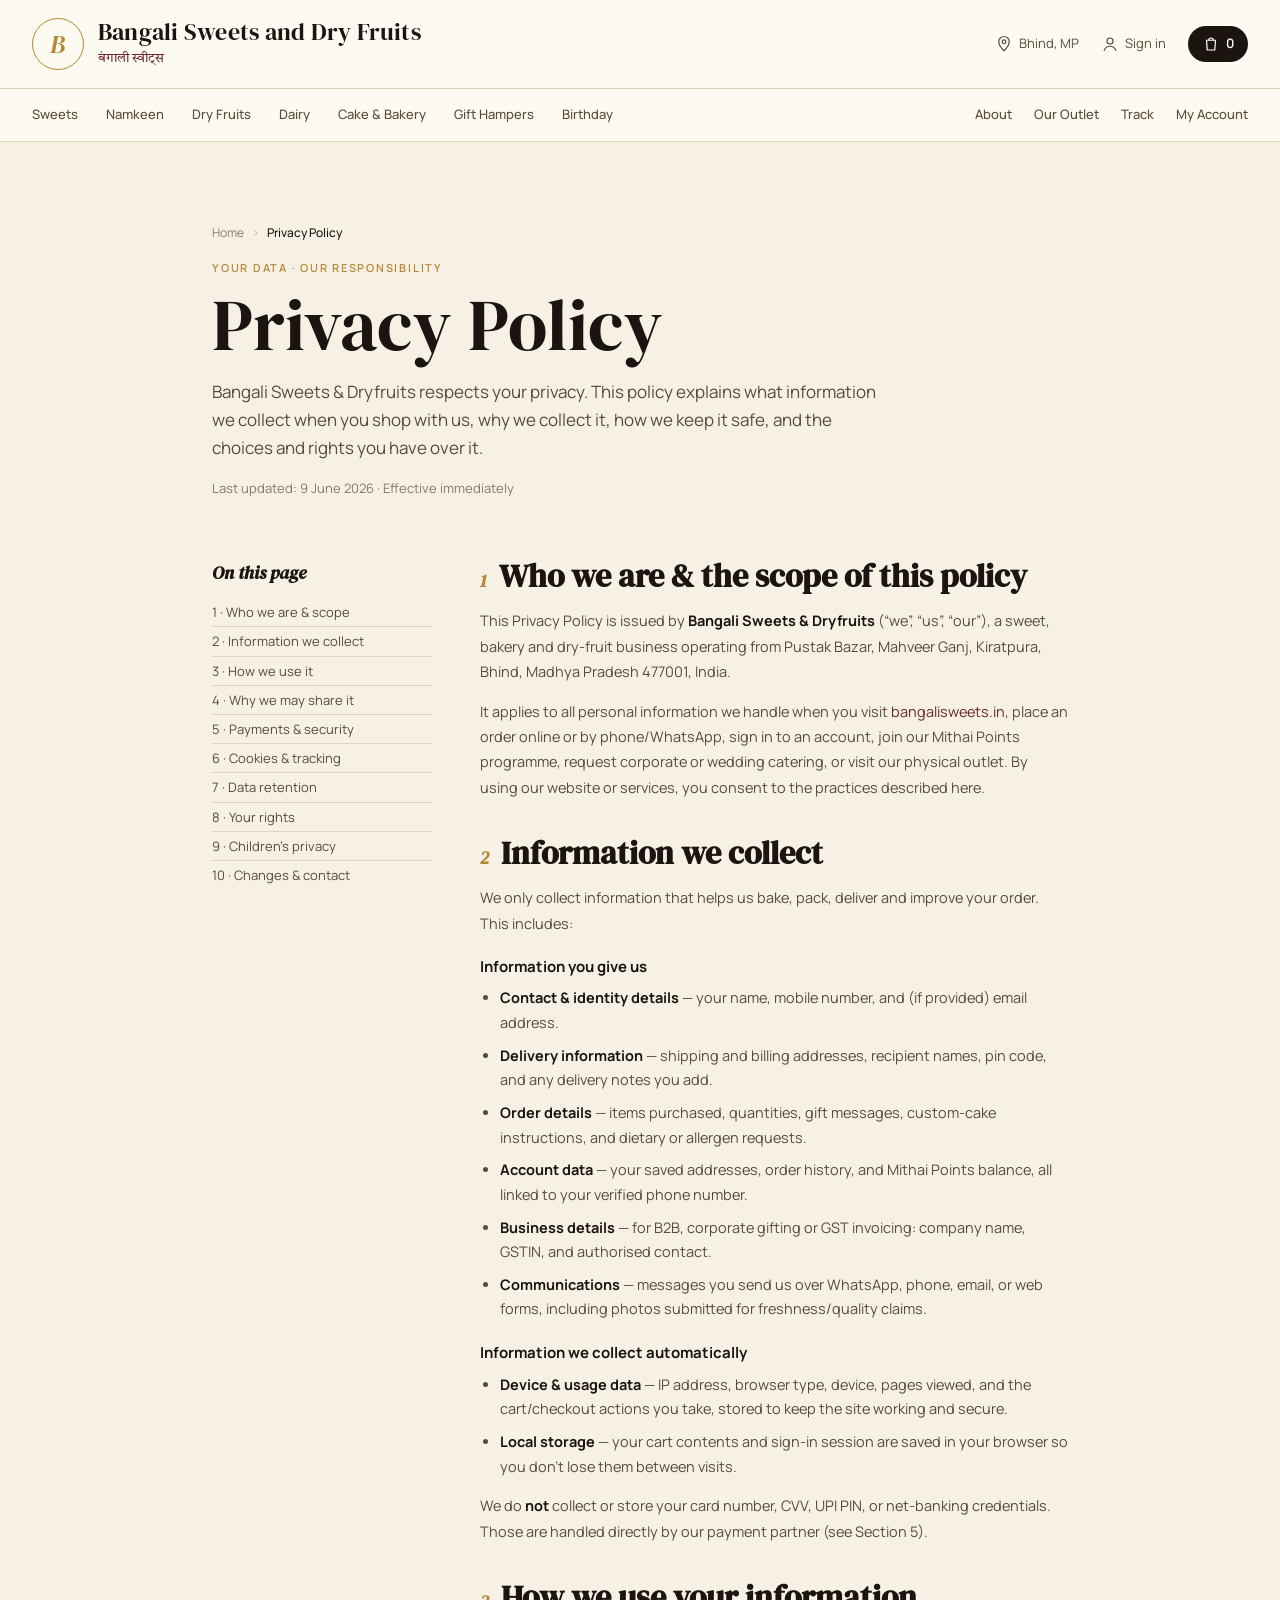
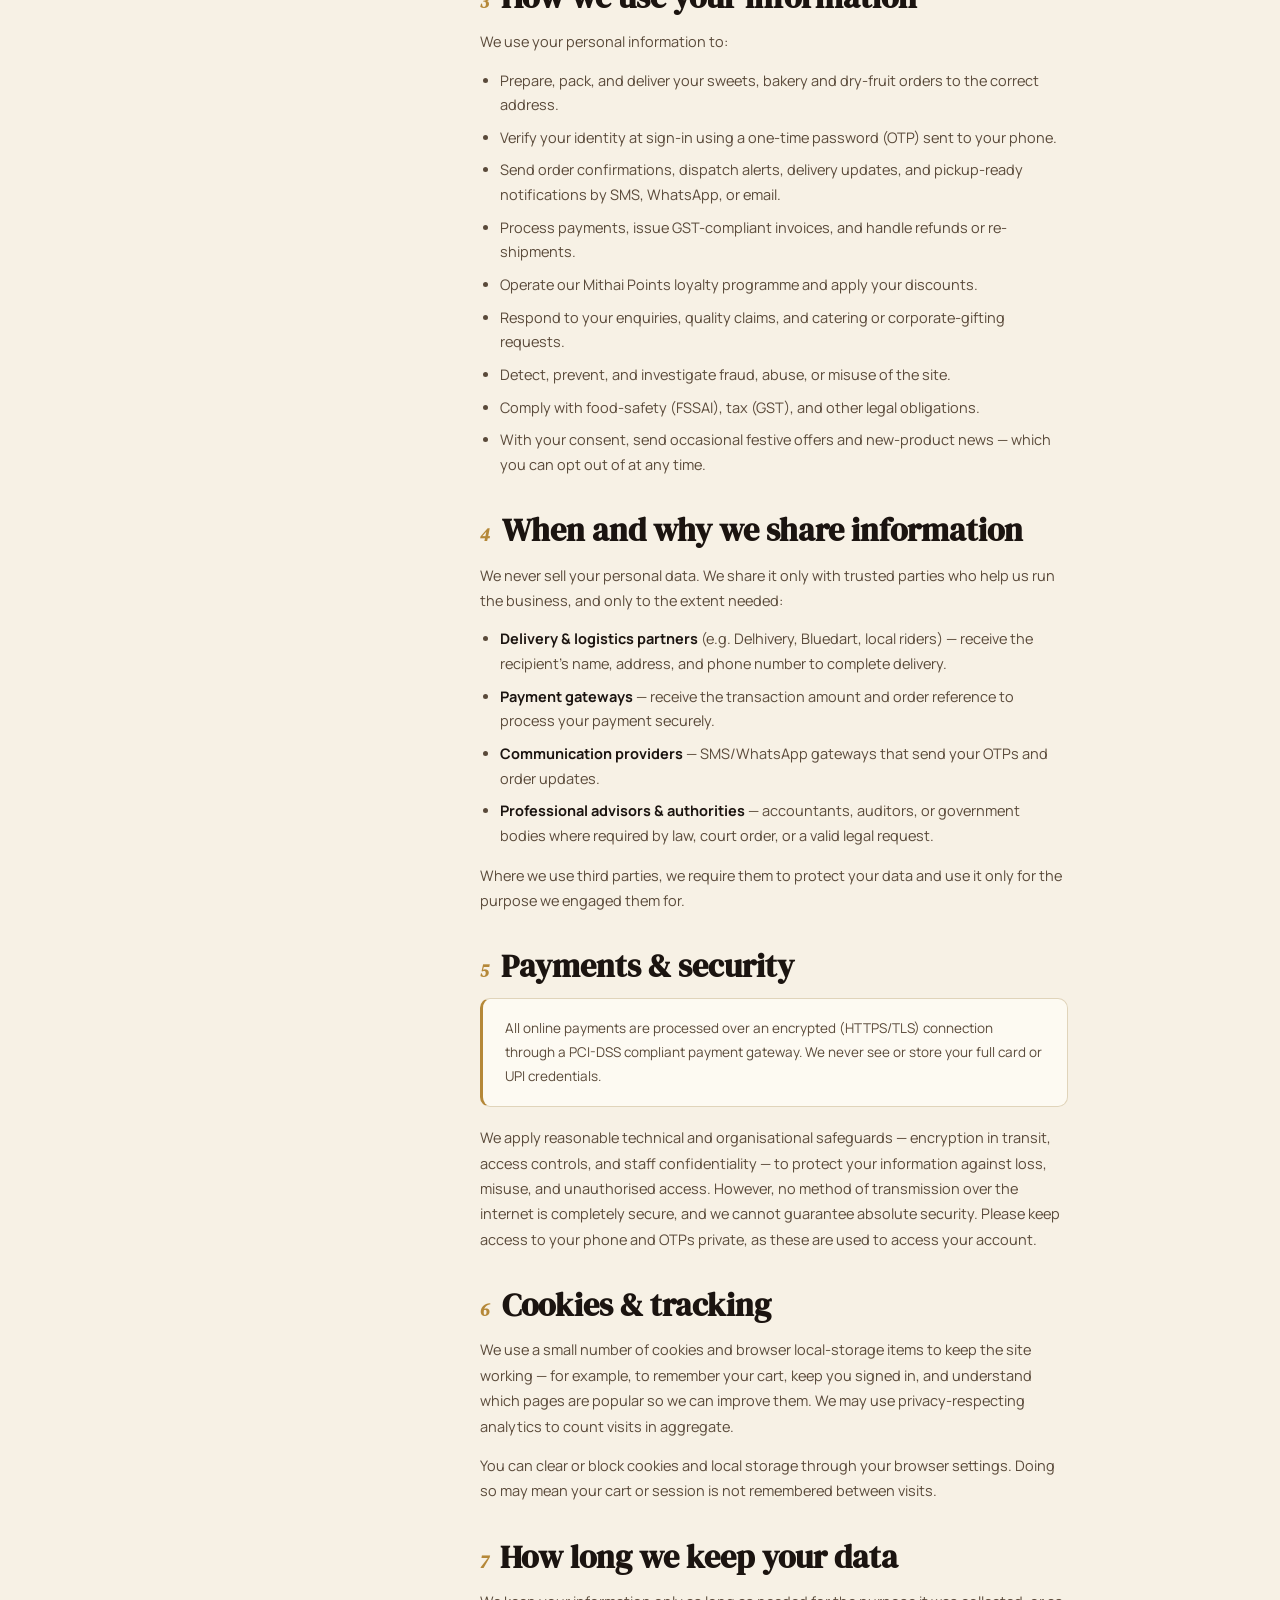
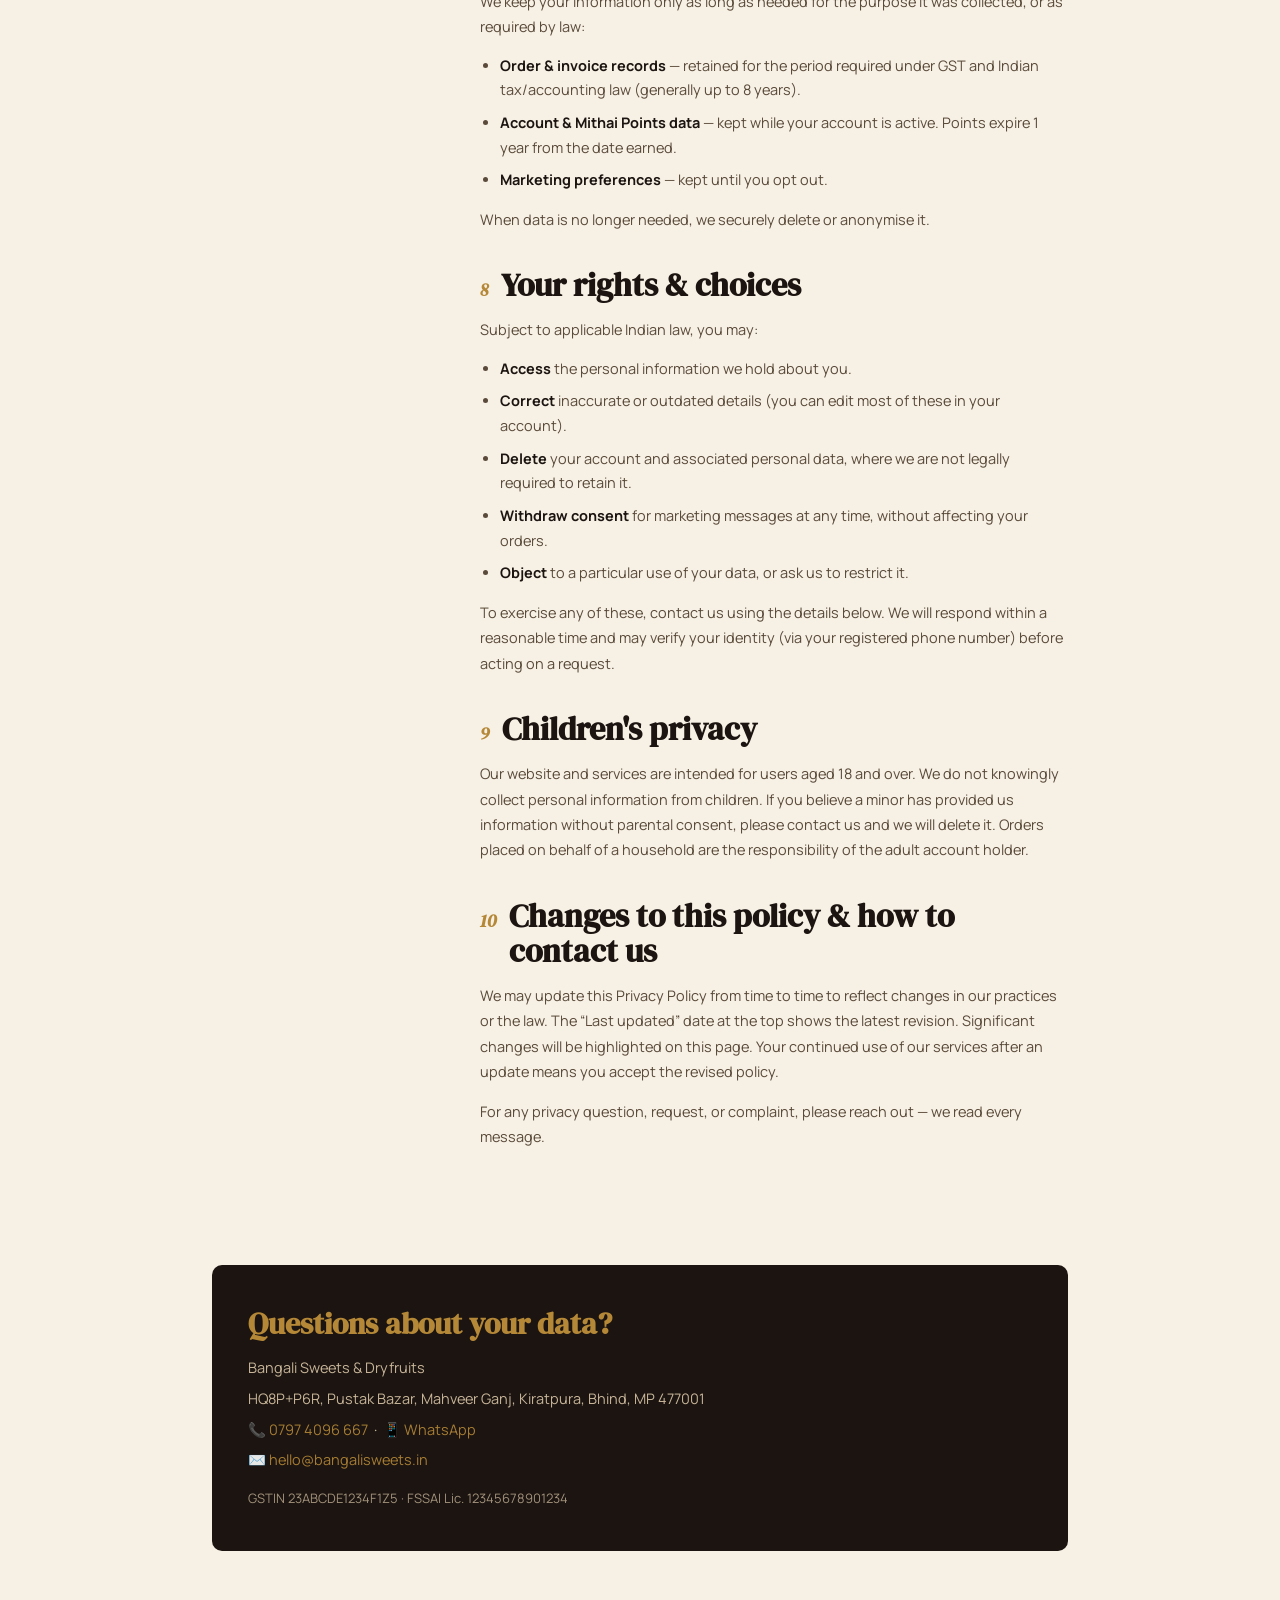
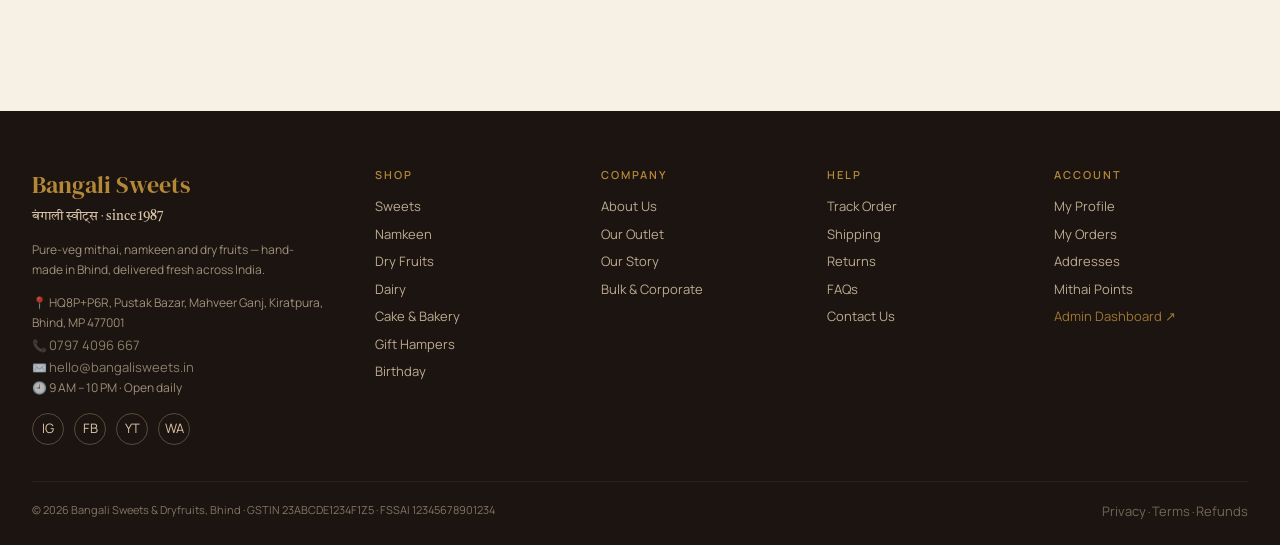
<file: privacy.html>
<!doctype html>
<html lang="en">
<head>
  <meta charset="utf-8"/>
  <meta name="viewport" content="width=device-width, initial-scale=1"/>
  <title>Privacy Policy — Bangali Sweets &amp; Dryfruits, Bhind</title>
  <meta name="description" content="How Bangali Sweets &amp; Dryfruits collects, uses, stores and protects your personal information when you shop with us online or in our Bhind outlet."/>
  <link rel="canonical" href="https://bangalisweets.in/privacy.html"/>
  <link rel="preconnect" href="https://fonts.googleapis.com"/>
  <link rel="preconnect" href="https://fonts.gstatic.com" crossorigin/>
  <link href="https://fonts.googleapis.com/css2?family=DM+Serif+Display:ital@0;1&family=Manrope:wght@400;500;600;700;800&family=Hind:wght@400;500;600;700&family=Tiro+Devanagari+Hindi:ital@0;1&display=swap" rel="stylesheet"/>
  <link rel="stylesheet" href="assets/site.css"/>
  <style>
    .legal-hero {
      padding: 64px 32px 24px;
      max-width: 920px;
      margin: 0 auto;
    }
    .legal-hero h1 { font-family: var(--display); font-size: clamp(40px, 7vw, 72px); margin: 14px 0 10px; line-height: 0.98; font-weight: 500; }
    .legal-hero .lede { font-size: 17px; color: var(--ink-2); line-height: 1.65; max-width: 680px; }
    .legal-hero .updated { font-size: 13px; color: var(--ink-3); margin-top: 14px; }

    .legal-body {
      max-width: 920px;
      margin: 0 auto;
      padding: 24px 32px 80px;
      display: grid;
      grid-template-columns: 220px 1fr;
      gap: 48px;
      align-items: start;
    }
    .legal-toc {
      position: sticky;
      top: 96px;
      font-size: 13px;
    }
    .legal-toc h4 { font-family: var(--display); font-style: italic; font-size: 18px; margin: 0 0 12px; color: var(--ink); }
    .legal-toc a { display: block; color: var(--ink-2); text-decoration: none; padding: 5px 0; line-height: 1.4; border-bottom: 1px solid var(--rule); }
    .legal-toc a:last-child { border-bottom: none; }
    .legal-toc a:hover { color: var(--accent); }

    .legal-content section { margin-bottom: 36px; scroll-margin-top: 96px; }
    .legal-content h2 {
      font-family: var(--display);
      font-size: clamp(24px, 4vw, 32px);
      margin: 0 0 14px;
      line-height: 1.1;
      display: flex; align-items: baseline; gap: 12px;
    }
    .legal-content h2 .num { font-size: 18px; color: var(--gold); font-style: italic; font-family: var(--display); }
    .legal-content h3 { font-family: var(--sans); font-size: 15px; font-weight: 700; margin: 20px 0 8px; color: var(--ink); }
    .legal-content p { color: var(--ink-2); font-size: 14.5px; line-height: 1.75; margin: 0 0 14px; }
    .legal-content ul { margin: 0 0 14px; padding-left: 20px; }
    .legal-content li { color: var(--ink-2); font-size: 14.5px; line-height: 1.7; margin-bottom: 8px; }
    .legal-content a { color: var(--accent); }
    .legal-content strong { color: var(--ink); }

    .legal-callout {
      background: var(--paper);
      border: 1px solid var(--rule);
      border-left: 3px solid var(--gold);
      border-radius: var(--radius-md, 10px);
      padding: 18px 22px;
      margin: 0 0 18px;
    }
    .legal-callout p { margin: 0; font-size: 13.5px; }

    .legal-contact {
      max-width: 920px;
      margin: 0 auto;
      padding: 0 32px 80px;
    }
    .legal-contact .box {
      background: var(--ink);
      color: #dac6a8;
      border-radius: var(--radius-lg);
      padding: 36px;
    }
    .legal-contact h2 { font-family: var(--display); color: var(--gold); font-size: 30px; margin: 0 0 10px; }
    .legal-contact p { font-size: 14.5px; line-height: 1.7; opacity: .9; margin: 0 0 6px; }
    .legal-contact a { color: var(--gold); }

    @media (max-width: 820px) {
      .legal-body { grid-template-columns: 1fr; gap: 28px; }
      .legal-toc { position: static; }
      .legal-toc { border: 1px solid var(--rule); border-radius: var(--radius-md, 10px); padding: 18px 20px; }
    }
    @media (max-width: 540px) {
      .legal-hero, .legal-body, .legal-contact { padding-left: 16px; padding-right: 16px; }
    }
  </style>
</head>
<body>
  <header id="site-header"></header>

  <main>
    <section class="legal-hero">
      <nav class="crumb">
        <a href="index.html">Home</a>
        <span class="sep">›</span>
        <span class="curr">Privacy Policy</span>
      </nav>
      <div class="eyebrow" style="color: var(--gold)">Your data · our responsibility</div>
      <h1>Privacy Policy</h1>
      <p class="lede">Bangali Sweets &amp; Dryfruits respects your privacy. This policy explains what information we collect when you shop with us, why we collect it, how we keep it safe, and the choices and rights you have over it.</p>
      <p class="updated">Last updated: 9 June 2026 · Effective immediately</p>
    </section>

    <div class="legal-body">
      <aside class="legal-toc">
        <h4>On this page</h4>
        <a href="#scope">1 · Who we are &amp; scope</a>
        <a href="#collect">2 · Information we collect</a>
        <a href="#use">3 · How we use it</a>
        <a href="#legal-basis">4 · Why we may share it</a>
        <a href="#payments">5 · Payments &amp; security</a>
        <a href="#cookies">6 · Cookies &amp; tracking</a>
        <a href="#retention">7 · Data retention</a>
        <a href="#rights">8 · Your rights</a>
        <a href="#children">9 · Children's privacy</a>
        <a href="#changes">10 · Changes &amp; contact</a>
      </aside>

      <div class="legal-content">
        <section id="scope">
          <h2><span class="num">1</span> Who we are &amp; the scope of this policy</h2>
          <p>This Privacy Policy is issued by <strong>Bangali Sweets &amp; Dryfruits</strong> (&ldquo;we&rdquo;, &ldquo;us&rdquo;, &ldquo;our&rdquo;), a sweet, bakery and dry-fruit business operating from Pustak Bazar, Mahveer Ganj, Kiratpura, Bhind, Madhya Pradesh 477001, India.</p>
          <p>It applies to all personal information we handle when you visit <a href="https://bangalisweets.in">bangalisweets.in</a>, place an order online or by phone/WhatsApp, sign in to an account, join our Mithai Points programme, request corporate or wedding catering, or visit our physical outlet. By using our website or services, you consent to the practices described here.</p>
        </section>

        <section id="collect">
          <h2><span class="num">2</span> Information we collect</h2>
          <p>We only collect information that helps us bake, pack, deliver and improve your order. This includes:</p>
          <h3>Information you give us</h3>
          <ul>
            <li><strong>Contact &amp; identity details</strong> — your name, mobile number, and (if provided) email address.</li>
            <li><strong>Delivery information</strong> — shipping and billing addresses, recipient names, pin code, and any delivery notes you add.</li>
            <li><strong>Order details</strong> — items purchased, quantities, gift messages, custom-cake instructions, and dietary or allergen requests.</li>
            <li><strong>Account data</strong> — your saved addresses, order history, and Mithai Points balance, all linked to your verified phone number.</li>
            <li><strong>Business details</strong> — for B2B, corporate gifting or GST invoicing: company name, GSTIN, and authorised contact.</li>
            <li><strong>Communications</strong> — messages you send us over WhatsApp, phone, email, or web forms, including photos submitted for freshness/quality claims.</li>
          </ul>
          <h3>Information we collect automatically</h3>
          <ul>
            <li><strong>Device &amp; usage data</strong> — IP address, browser type, device, pages viewed, and the cart/checkout actions you take, stored to keep the site working and secure.</li>
            <li><strong>Local storage</strong> — your cart contents and sign-in session are saved in your browser so you don't lose them between visits.</li>
          </ul>
          <p>We do <strong>not</strong> collect or store your card number, CVV, UPI PIN, or net-banking credentials. Those are handled directly by our payment partner (see Section 5).</p>
        </section>

        <section id="use">
          <h2><span class="num">3</span> How we use your information</h2>
          <p>We use your personal information to:</p>
          <ul>
            <li>Prepare, pack, and deliver your sweets, bakery and dry-fruit orders to the correct address.</li>
            <li>Verify your identity at sign-in using a one-time password (OTP) sent to your phone.</li>
            <li>Send order confirmations, dispatch alerts, delivery updates, and pickup-ready notifications by SMS, WhatsApp, or email.</li>
            <li>Process payments, issue GST-compliant invoices, and handle refunds or re-shipments.</li>
            <li>Operate our Mithai Points loyalty programme and apply your discounts.</li>
            <li>Respond to your enquiries, quality claims, and catering or corporate-gifting requests.</li>
            <li>Detect, prevent, and investigate fraud, abuse, or misuse of the site.</li>
            <li>Comply with food-safety (FSSAI), tax (GST), and other legal obligations.</li>
            <li>With your consent, send occasional festive offers and new-product news — which you can opt out of at any time.</li>
          </ul>
        </section>

        <section id="legal-basis">
          <h2><span class="num">4</span> When and why we share information</h2>
          <p>We never sell your personal data. We share it only with trusted parties who help us run the business, and only to the extent needed:</p>
          <ul>
            <li><strong>Delivery &amp; logistics partners</strong> (e.g. Delhivery, Bluedart, local riders) — receive the recipient's name, address, and phone number to complete delivery.</li>
            <li><strong>Payment gateways</strong> — receive the transaction amount and order reference to process your payment securely.</li>
            <li><strong>Communication providers</strong> — SMS/WhatsApp gateways that send your OTPs and order updates.</li>
            <li><strong>Professional advisors &amp; authorities</strong> — accountants, auditors, or government bodies where required by law, court order, or a valid legal request.</li>
          </ul>
          <p>Where we use third parties, we require them to protect your data and use it only for the purpose we engaged them for.</p>
        </section>

        <section id="payments">
          <h2><span class="num">5</span> Payments &amp; security</h2>
          <div class="legal-callout">
            <p>All online payments are processed over an encrypted (HTTPS/TLS) connection through a PCI-DSS compliant payment gateway. We never see or store your full card or UPI credentials.</p>
          </div>
          <p>We apply reasonable technical and organisational safeguards — encryption in transit, access controls, and staff confidentiality — to protect your information against loss, misuse, and unauthorised access. However, no method of transmission over the internet is completely secure, and we cannot guarantee absolute security. Please keep access to your phone and OTPs private, as these are used to access your account.</p>
        </section>

        <section id="cookies">
          <h2><span class="num">6</span> Cookies &amp; tracking</h2>
          <p>We use a small number of cookies and browser local-storage items to keep the site working — for example, to remember your cart, keep you signed in, and understand which pages are popular so we can improve them. We may use privacy-respecting analytics to count visits in aggregate.</p>
          <p>You can clear or block cookies and local storage through your browser settings. Doing so may mean your cart or session is not remembered between visits.</p>
        </section>

        <section id="retention">
          <h2><span class="num">7</span> How long we keep your data</h2>
          <p>We keep your information only as long as needed for the purpose it was collected, or as required by law:</p>
          <ul>
            <li><strong>Order &amp; invoice records</strong> — retained for the period required under GST and Indian tax/accounting law (generally up to 8 years).</li>
            <li><strong>Account &amp; Mithai Points data</strong> — kept while your account is active. Points expire 1 year from the date earned.</li>
            <li><strong>Marketing preferences</strong> — kept until you opt out.</li>
          </ul>
          <p>When data is no longer needed, we securely delete or anonymise it.</p>
        </section>

        <section id="rights">
          <h2><span class="num">8</span> Your rights &amp; choices</h2>
          <p>Subject to applicable Indian law, you may:</p>
          <ul>
            <li><strong>Access</strong> the personal information we hold about you.</li>
            <li><strong>Correct</strong> inaccurate or outdated details (you can edit most of these in your account).</li>
            <li><strong>Delete</strong> your account and associated personal data, where we are not legally required to retain it.</li>
            <li><strong>Withdraw consent</strong> for marketing messages at any time, without affecting your orders.</li>
            <li><strong>Object</strong> to a particular use of your data, or ask us to restrict it.</li>
          </ul>
          <p>To exercise any of these, contact us using the details below. We will respond within a reasonable time and may verify your identity (via your registered phone number) before acting on a request.</p>
        </section>

        <section id="children">
          <h2><span class="num">9</span> Children's privacy</h2>
          <p>Our website and services are intended for users aged 18 and over. We do not knowingly collect personal information from children. If you believe a minor has provided us information without parental consent, please contact us and we will delete it. Orders placed on behalf of a household are the responsibility of the adult account holder.</p>
        </section>

        <section id="changes">
          <h2><span class="num">10</span> Changes to this policy &amp; how to contact us</h2>
          <p>We may update this Privacy Policy from time to time to reflect changes in our practices or the law. The &ldquo;Last updated&rdquo; date at the top shows the latest revision. Significant changes will be highlighted on this page. Your continued use of our services after an update means you accept the revised policy.</p>
          <p>For any privacy question, request, or complaint, please reach out — we read every message.</p>
        </section>
      </div>
    </div>

    <section class="legal-contact">
      <div class="box">
        <h2>Questions about your data?</h2>
        <p>Bangali Sweets &amp; Dryfruits</p>
        <p>HQ8P+P6R, Pustak Bazar, Mahveer Ganj, Kiratpura, Bhind, MP 477001</p>
        <p>📞 <a href="tel:+917974096667">0797 4096 667</a> &nbsp;·&nbsp; 📱 <a href="https://wa.me/917974096667">WhatsApp</a></p>
        <p>✉️ <a href="mailto:hello@bangalisweets.in">hello@bangalisweets.in</a></p>
        <p style="margin-top:14px; font-size:13px; opacity:.7;">GSTIN 23ABCDE1234F1Z5 · FSSAI Lic. 12345678901234</p>
      </div>
    </section>
  </main>

  <footer id="site-footer"></footer>

  <script src="assets/catalog.js"></script>
  <script src="assets/app.js"></script>
  <script src="assets/env.js"></script>  <script src="assets/api.js"></script>
  <script>
    BB_APP.mount();
  </script>
</body>
</html>
</file>
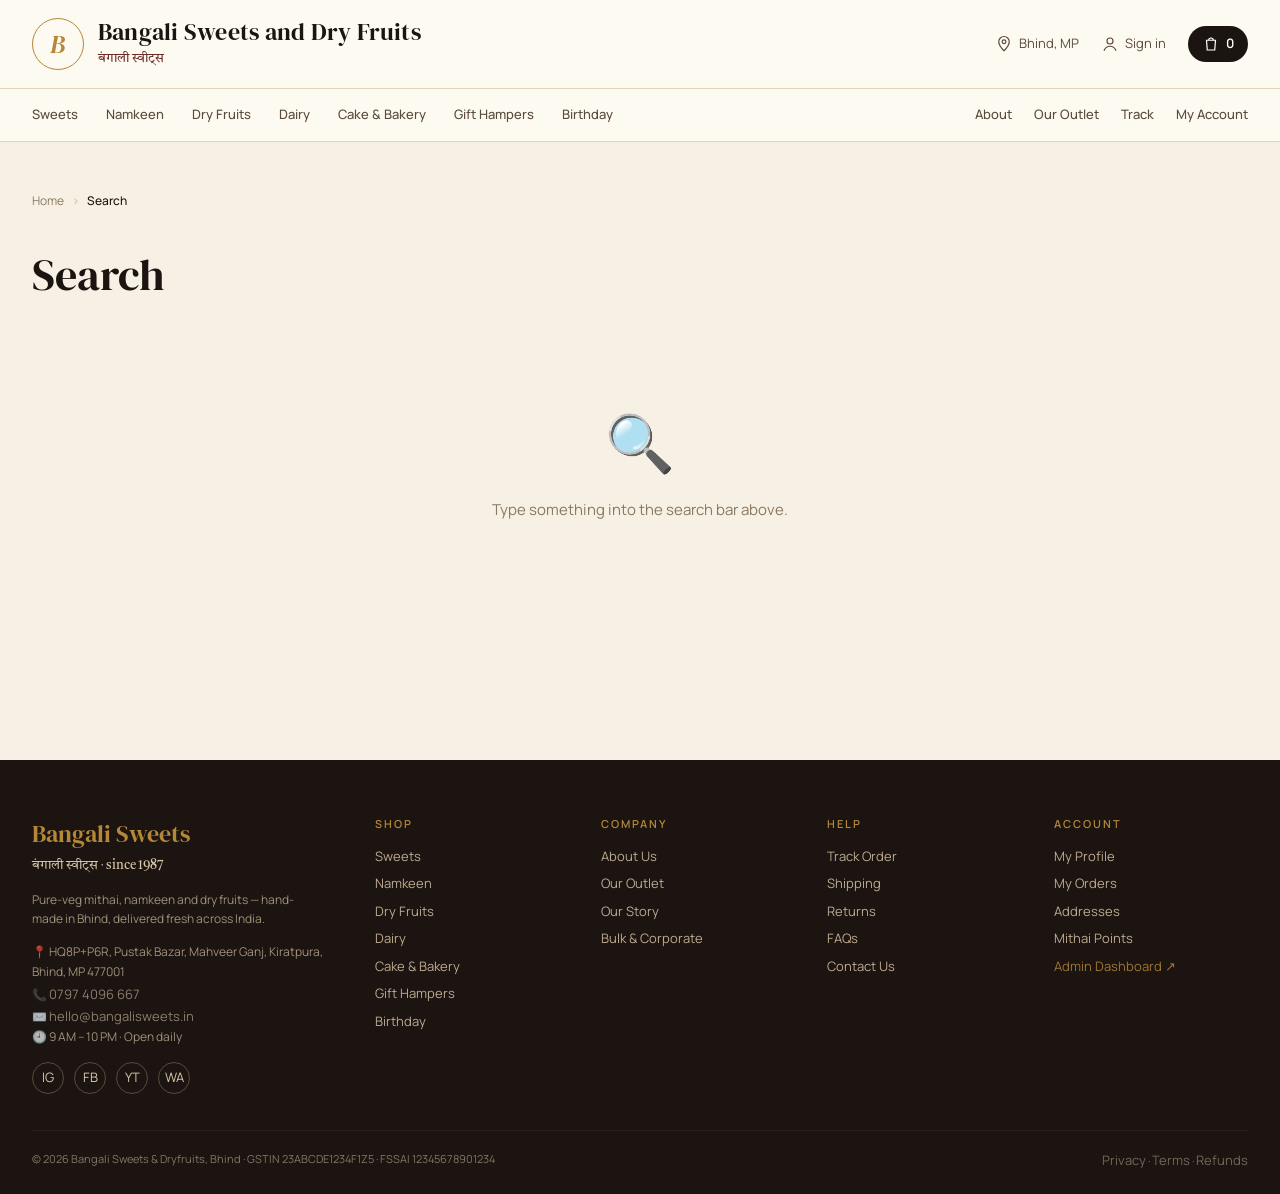
<file: search.html>
<!doctype html>
<html lang="en">
<head>
  <meta charset="utf-8"/>
  <meta name="viewport" content="width=device-width, initial-scale=1"/>
  <title>Search — Bangali Sweets</title>
  <meta name="description" content="Search products at Bangali Sweets, Bhind."/>
  <link rel="preconnect" href="https://fonts.googleapis.com"/>
  <link rel="preconnect" href="https://fonts.gstatic.com" crossorigin/>
  <link href="https://fonts.googleapis.com/css2?family=DM+Serif+Display:ital@0;1&family=Manrope:wght@400;500;600;700;800&family=Hind:wght@400;500;600;700&family=Tiro+Devanagari+Hindi:ital@0;1&display=swap" rel="stylesheet"/>
  <link rel="stylesheet" href="assets/site.css"/>
  <style>
    .sr-wrap { max-width: 1320px; margin: 0 auto; padding: 32px 32px 80px; }
    .sr-wrap h1 { font-family: var(--display); font-size: clamp(32px, 4vw, 44px); margin: 14px 0 28px; font-weight: 500; }
    .sr-grid { display: grid; grid-template-columns: repeat(4, 1fr); gap: 18px; }
    @media (max-width: 880px) { .sr-grid { grid-template-columns: repeat(2, 1fr); } }
    @media (max-width: 540px) { .sr-wrap { padding: 16px 16px 64px; } .sr-grid { gap: 12px; } }
    .empty { padding: 64px 16px; text-align: center; }
    .empty .ic { font-size: 56px; margin-bottom: 14px; }
  </style>
</head>
<body>
  <header id="site-header"></header>
  <main>
    <div class="sr-wrap">
      <nav class="crumb">
        <a href="index.html">Home</a><span class="sep">›</span><span class="curr">Search</span>
      </nav>
      <h1 id="title">Search results</h1>
      <div id="results"></div>
    </div>
  </main>
  <footer id="site-footer"></footer>

  <script src="assets/catalog.js"></script>
  <script src="assets/app.js"></script>
  <script src="assets/env.js"></script>  <script src="assets/api.js"></script>
  <script>
    BB_APP.mount();
    const params = new URLSearchParams(location.search);
    const q = (params.get("q") || "").trim().toLowerCase();
    document.getElementById("title").innerHTML = q
      ? `Search results for "<span style="color: var(--accent); font-style: italic;">${q}</span>"`
      : `Search`;

    function renderResults() {
    if (!q) {
      document.getElementById("results").innerHTML = `<div class="empty"><div class="ic">🔍</div><p class="muted">Type something into the search bar above.</p></div>`;
    } else {
      const matches = (BB.products || []).filter(p =>
        (p.en + " " + p.hi + " " + (p.desc||"") + " " + (p.cat||"")).toLowerCase().includes(q)
      );
      if (matches.length === 0) {
        document.getElementById("results").innerHTML = `
          <div class="empty">
            <div class="ic">🤷</div>
            <h2 class="h2 disp">Nothing matched "${q}"</h2>
            <p class="muted">Try kaju, hampers, dry fruits, namkeen…</p>
            <a class="btn" href="collections.html" style="margin-top: 16px;">Browse collections →</a>
          </div>
        `;
      } else {
        document.getElementById("results").innerHTML = `
          <p class="muted" style="margin: 0 0 18px;">${matches.length} result${matches.length !== 1 ? 's' : ''}</p>
          <div class="sr-grid">
            ${matches.map(p => `
              <article class="product-card">
                <a href="product.html?id=${p.id}" class="img"><img src="${p.img}" alt="${p.en}"/></a>
                <div class="body">
                  <div class="hi">${p.hi}</div>
                  <div class="nm"><a href="product.html?id=${p.id}">${p.en}</a></div>
                  <div class="meta">${p.unit || p.pieces || ''}</div>
                  <div class="row">
                    <span class="price">${BB_APP.rupee(p.price)} <span class="mrp">₹${p.mrp}</span></span>
                    <button class="add" onclick="BB_APP.cart.add('${p.id}')">${BB_APP.icons.plus}</button>
                  </div>
                </div>
              </article>
            `).join("")}
          </div>
        `;
      }
    }
    }
    renderResults();
    window.addEventListener("bb:catalogue-loaded", renderResults);
  </script>
</body>
</html>
</file>
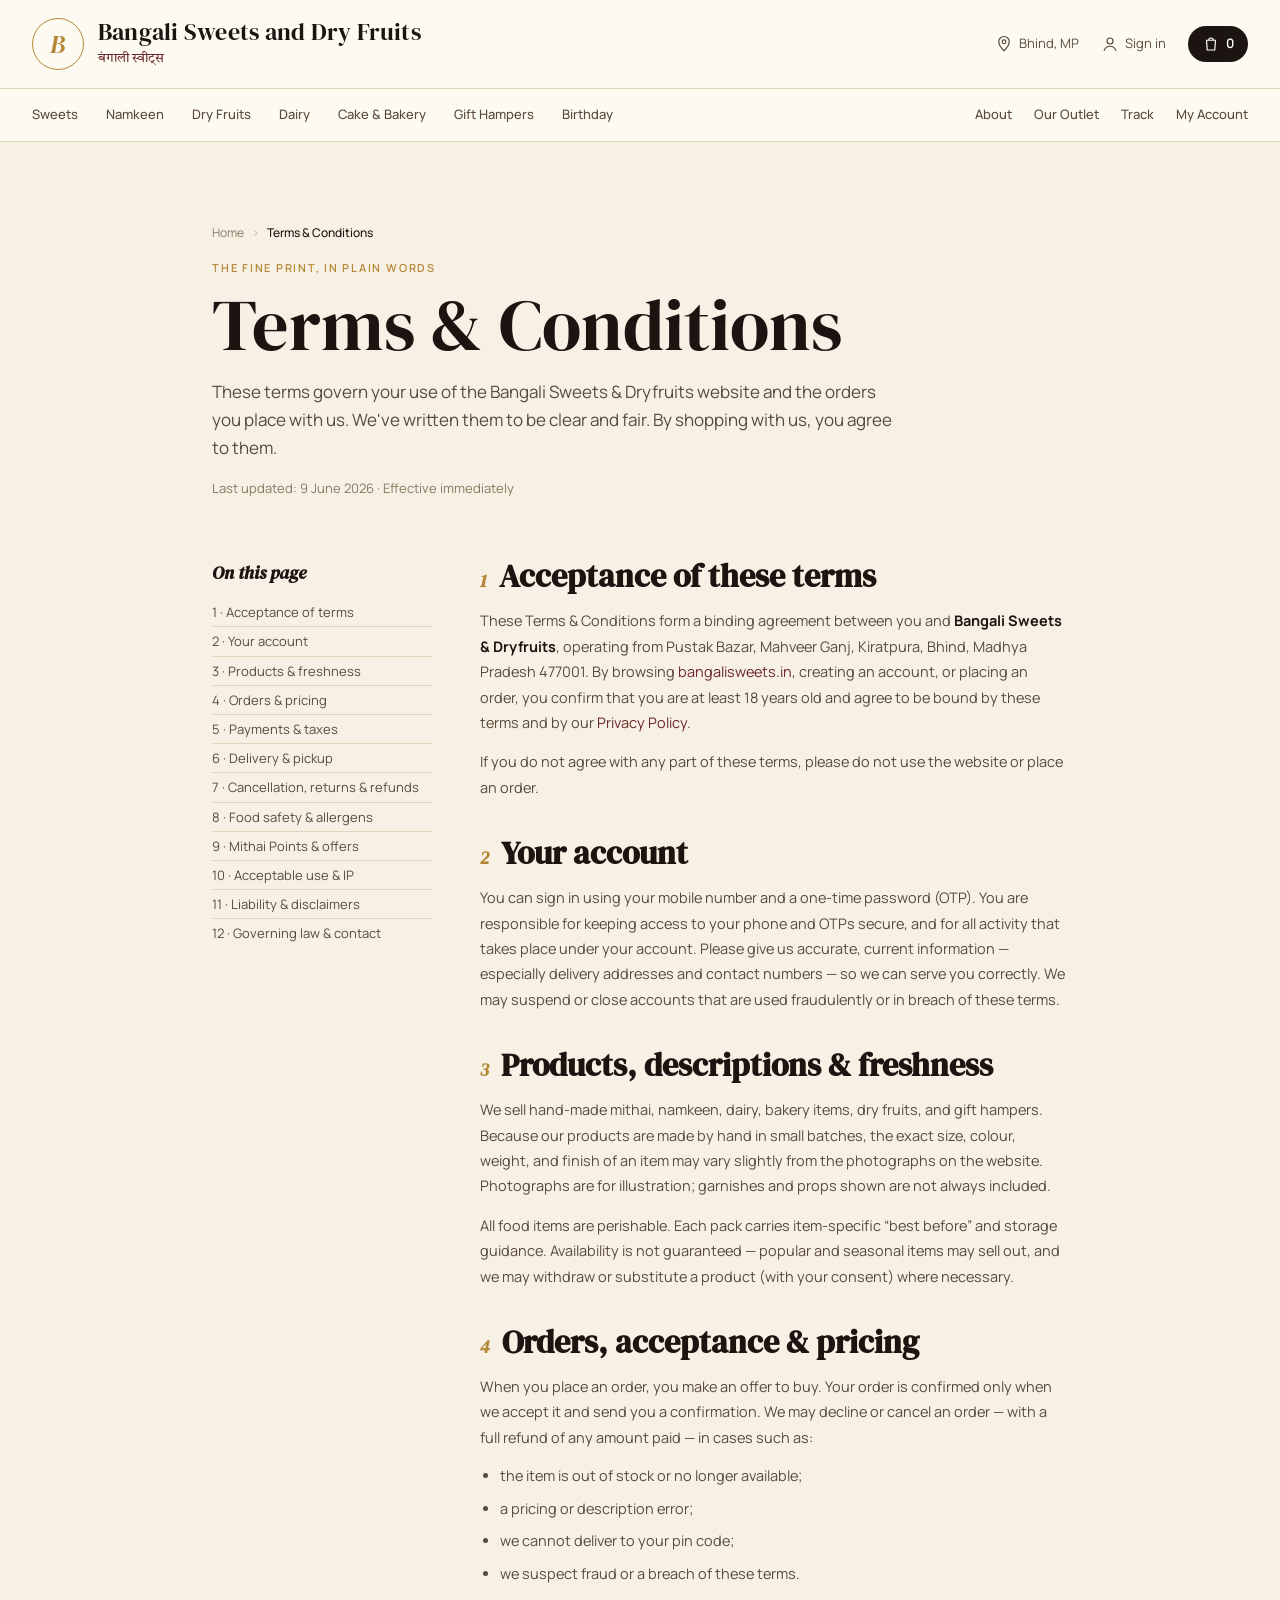
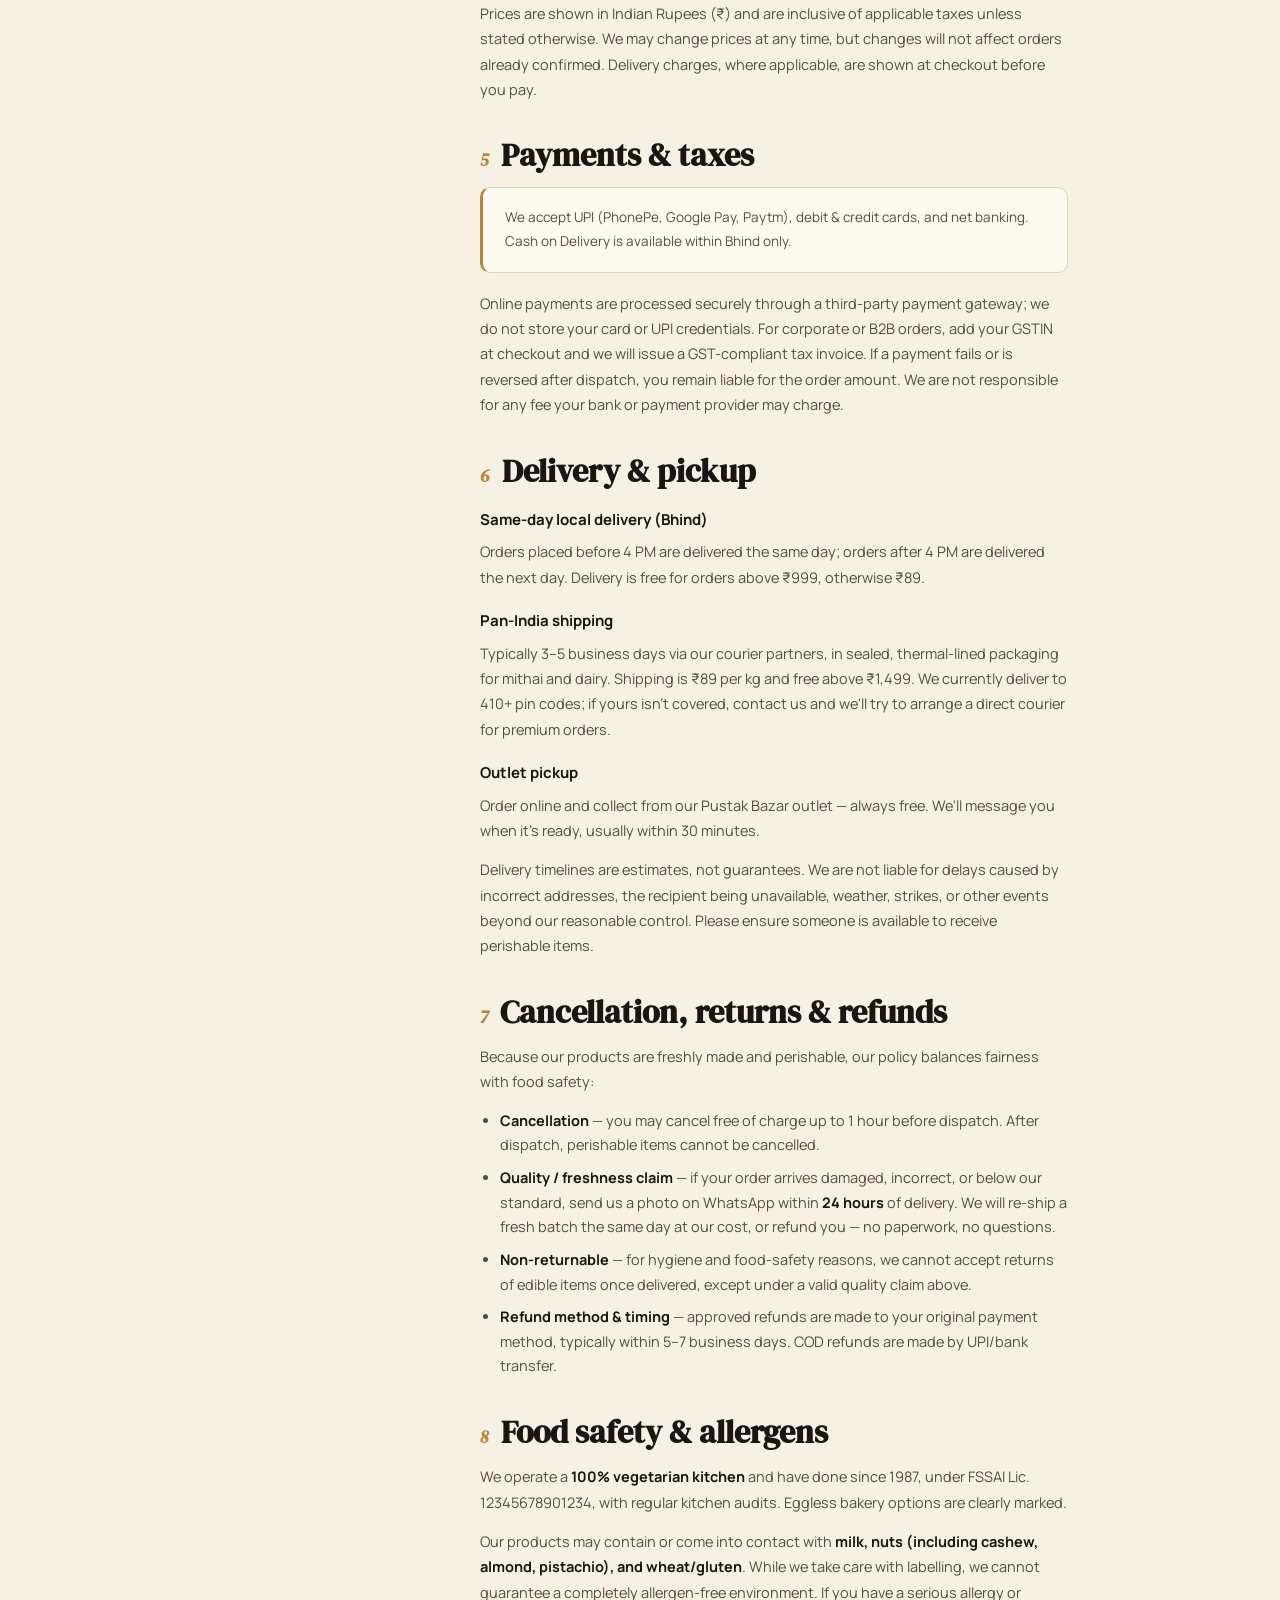
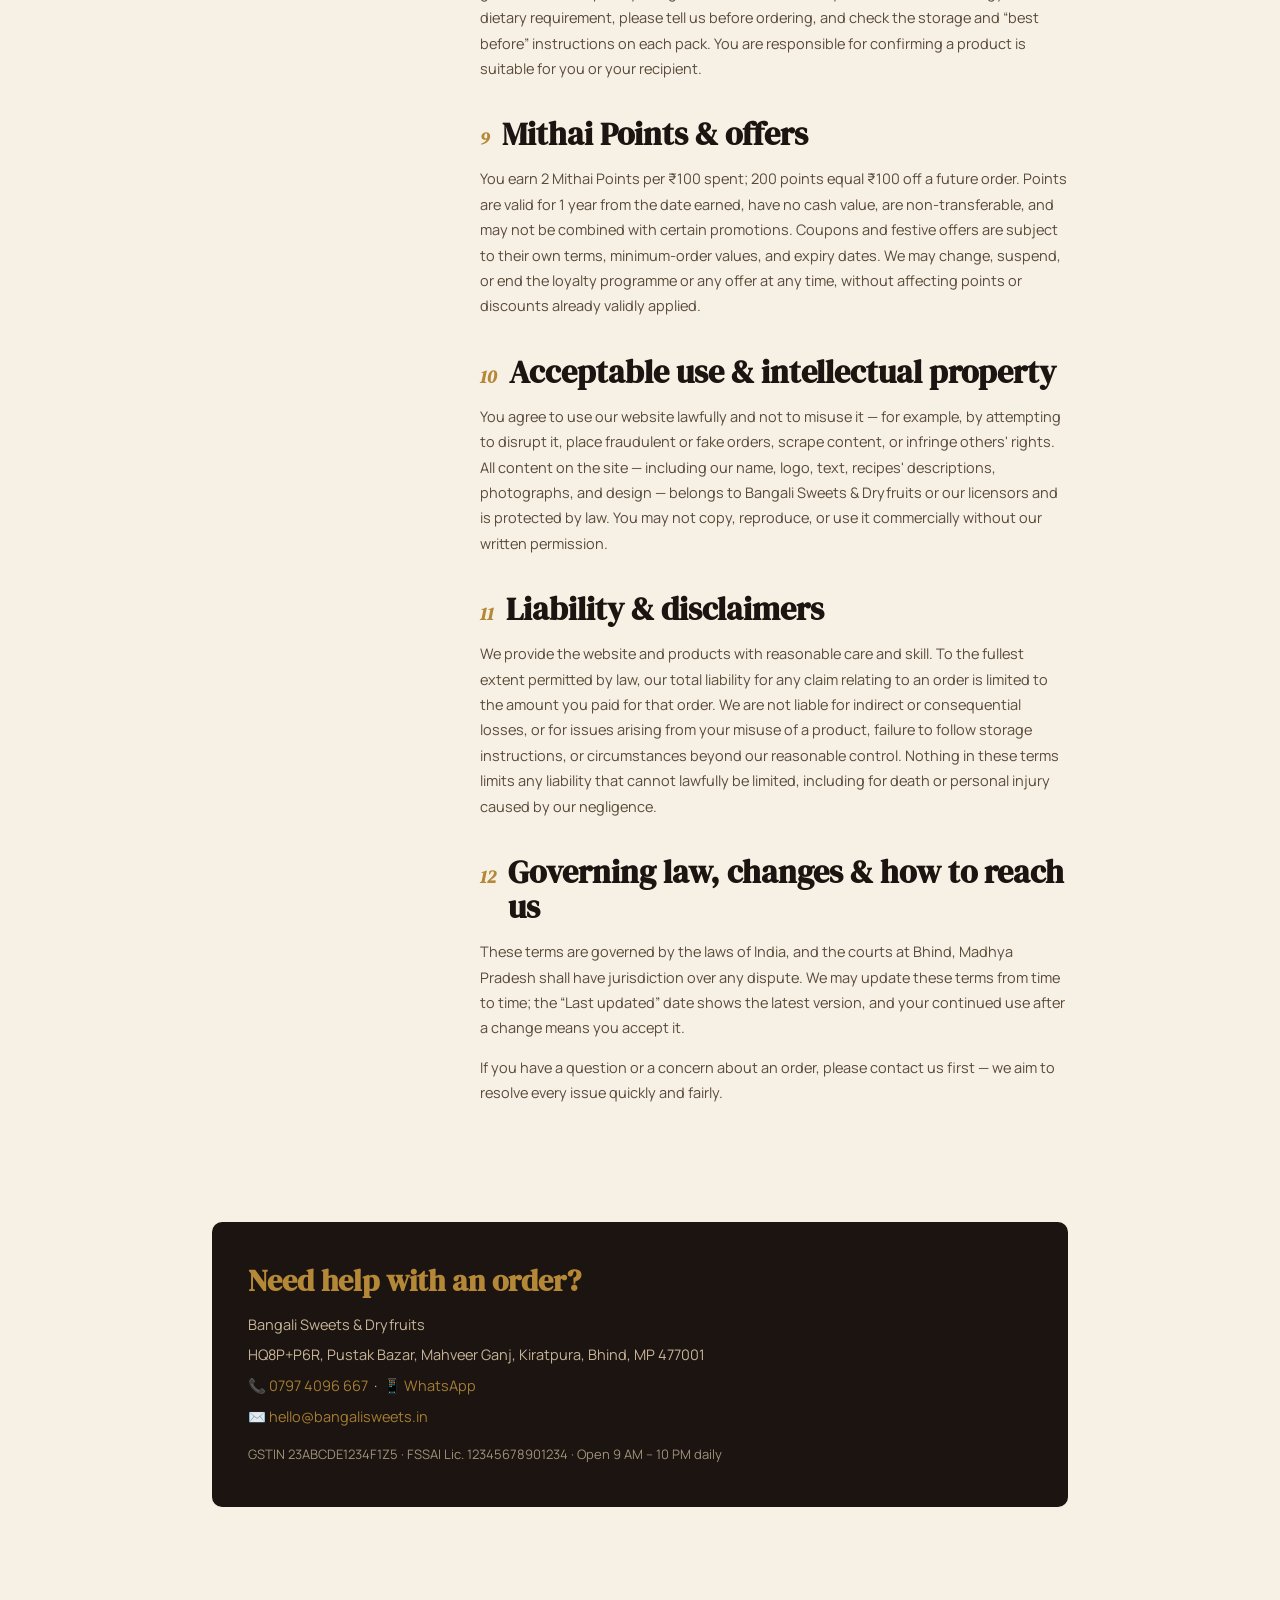
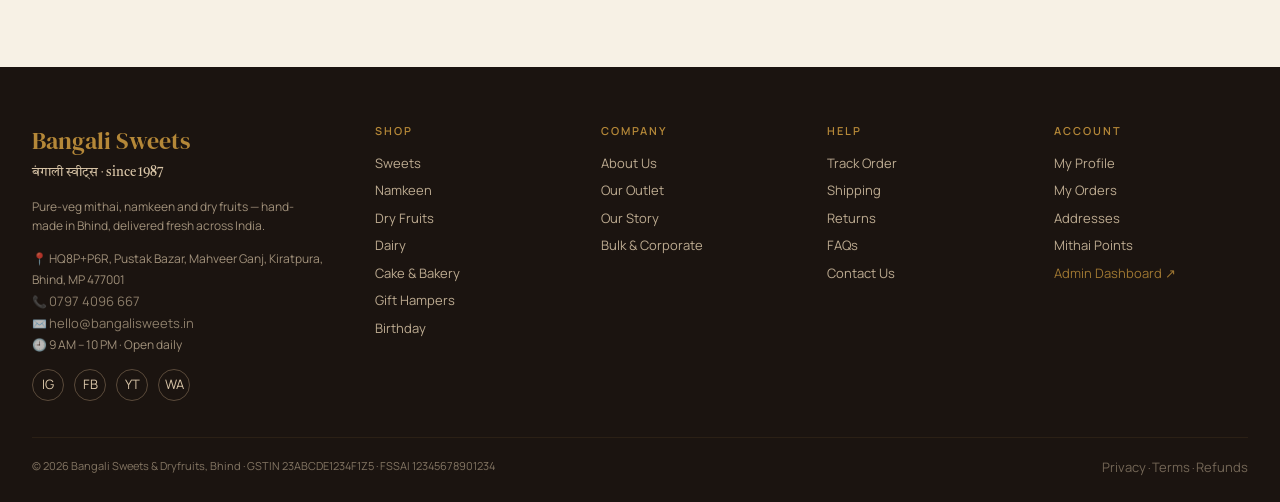
<file: terms.html>
<!doctype html>
<html lang="en">
<head>
  <meta charset="utf-8"/>
  <meta name="viewport" content="width=device-width, initial-scale=1"/>
  <title>Terms &amp; Conditions — Bangali Sweets &amp; Dryfruits, Bhind</title>
  <meta name="description" content="The terms and conditions that govern orders, payments, delivery, freshness, returns and use of the Bangali Sweets &amp; Dryfruits website and services."/>
  <link rel="canonical" href="https://bangalisweets.in/terms.html"/>
  <link rel="preconnect" href="https://fonts.googleapis.com"/>
  <link rel="preconnect" href="https://fonts.gstatic.com" crossorigin/>
  <link href="https://fonts.googleapis.com/css2?family=DM+Serif+Display:ital@0;1&family=Manrope:wght@400;500;600;700;800&family=Hind:wght@400;500;600;700&family=Tiro+Devanagari+Hindi:ital@0;1&display=swap" rel="stylesheet"/>
  <link rel="stylesheet" href="assets/site.css"/>
  <style>
    .legal-hero {
      padding: 64px 32px 24px;
      max-width: 920px;
      margin: 0 auto;
    }
    .legal-hero h1 { font-family: var(--display); font-size: clamp(40px, 7vw, 72px); margin: 14px 0 10px; line-height: 0.98; font-weight: 500; }
    .legal-hero .lede { font-size: 17px; color: var(--ink-2); line-height: 1.65; max-width: 680px; }
    .legal-hero .updated { font-size: 13px; color: var(--ink-3); margin-top: 14px; }

    .legal-body {
      max-width: 920px;
      margin: 0 auto;
      padding: 24px 32px 80px;
      display: grid;
      grid-template-columns: 220px 1fr;
      gap: 48px;
      align-items: start;
    }
    .legal-toc {
      position: sticky;
      top: 96px;
      font-size: 13px;
    }
    .legal-toc h4 { font-family: var(--display); font-style: italic; font-size: 18px; margin: 0 0 12px; color: var(--ink); }
    .legal-toc a { display: block; color: var(--ink-2); text-decoration: none; padding: 5px 0; line-height: 1.4; border-bottom: 1px solid var(--rule); }
    .legal-toc a:last-child { border-bottom: none; }
    .legal-toc a:hover { color: var(--accent); }

    .legal-content section { margin-bottom: 36px; scroll-margin-top: 96px; }
    .legal-content h2 {
      font-family: var(--display);
      font-size: clamp(24px, 4vw, 32px);
      margin: 0 0 14px;
      line-height: 1.1;
      display: flex; align-items: baseline; gap: 12px;
    }
    .legal-content h2 .num { font-size: 18px; color: var(--gold); font-style: italic; font-family: var(--display); }
    .legal-content h3 { font-family: var(--sans); font-size: 15px; font-weight: 700; margin: 20px 0 8px; color: var(--ink); }
    .legal-content p { color: var(--ink-2); font-size: 14.5px; line-height: 1.75; margin: 0 0 14px; }
    .legal-content ul { margin: 0 0 14px; padding-left: 20px; }
    .legal-content li { color: var(--ink-2); font-size: 14.5px; line-height: 1.7; margin-bottom: 8px; }
    .legal-content a { color: var(--accent); }
    .legal-content strong { color: var(--ink); }

    .legal-callout {
      background: var(--paper);
      border: 1px solid var(--rule);
      border-left: 3px solid var(--gold);
      border-radius: var(--radius-md, 10px);
      padding: 18px 22px;
      margin: 0 0 18px;
    }
    .legal-callout p { margin: 0; font-size: 13.5px; }

    .legal-contact {
      max-width: 920px;
      margin: 0 auto;
      padding: 0 32px 80px;
    }
    .legal-contact .box {
      background: var(--ink);
      color: #dac6a8;
      border-radius: var(--radius-lg);
      padding: 36px;
    }
    .legal-contact h2 { font-family: var(--display); color: var(--gold); font-size: 30px; margin: 0 0 10px; }
    .legal-contact p { font-size: 14.5px; line-height: 1.7; opacity: .9; margin: 0 0 6px; }
    .legal-contact a { color: var(--gold); }

    @media (max-width: 820px) {
      .legal-body { grid-template-columns: 1fr; gap: 28px; }
      .legal-toc { position: static; border: 1px solid var(--rule); border-radius: var(--radius-md, 10px); padding: 18px 20px; }
    }
    @media (max-width: 540px) {
      .legal-hero, .legal-body, .legal-contact { padding-left: 16px; padding-right: 16px; }
    }
  </style>
</head>
<body>
  <header id="site-header"></header>

  <main>
    <section class="legal-hero">
      <nav class="crumb">
        <a href="index.html">Home</a>
        <span class="sep">›</span>
        <span class="curr">Terms &amp; Conditions</span>
      </nav>
      <div class="eyebrow" style="color: var(--gold)">The fine print, in plain words</div>
      <h1>Terms &amp; Conditions</h1>
      <p class="lede">These terms govern your use of the Bangali Sweets &amp; Dryfruits website and the orders you place with us. We've written them to be clear and fair. By shopping with us, you agree to them.</p>
      <p class="updated">Last updated: 9 June 2026 · Effective immediately</p>
    </section>

    <div class="legal-body">
      <aside class="legal-toc">
        <h4>On this page</h4>
        <a href="#acceptance">1 · Acceptance of terms</a>
        <a href="#account">2 · Your account</a>
        <a href="#products">3 · Products &amp; freshness</a>
        <a href="#orders">4 · Orders &amp; pricing</a>
        <a href="#payments">5 · Payments &amp; taxes</a>
        <a href="#delivery">6 · Delivery &amp; pickup</a>
        <a href="#cancel">7 · Cancellation, returns &amp; refunds</a>
        <a href="#allergens">8 · Food safety &amp; allergens</a>
        <a href="#loyalty">9 · Mithai Points &amp; offers</a>
        <a href="#conduct">10 · Acceptable use &amp; IP</a>
        <a href="#liability">11 · Liability &amp; disclaimers</a>
        <a href="#law">12 · Governing law &amp; contact</a>
      </aside>

      <div class="legal-content">
        <section id="acceptance">
          <h2><span class="num">1</span> Acceptance of these terms</h2>
          <p>These Terms &amp; Conditions form a binding agreement between you and <strong>Bangali Sweets &amp; Dryfruits</strong>, operating from Pustak Bazar, Mahveer Ganj, Kiratpura, Bhind, Madhya Pradesh 477001. By browsing <a href="https://bangalisweets.in">bangalisweets.in</a>, creating an account, or placing an order, you confirm that you are at least 18 years old and agree to be bound by these terms and by our <a href="privacy.html">Privacy Policy</a>.</p>
          <p>If you do not agree with any part of these terms, please do not use the website or place an order.</p>
        </section>

        <section id="account">
          <h2><span class="num">2</span> Your account</h2>
          <p>You can sign in using your mobile number and a one-time password (OTP). You are responsible for keeping access to your phone and OTPs secure, and for all activity that takes place under your account. Please give us accurate, current information — especially delivery addresses and contact numbers — so we can serve you correctly. We may suspend or close accounts that are used fraudulently or in breach of these terms.</p>
        </section>

        <section id="products">
          <h2><span class="num">3</span> Products, descriptions &amp; freshness</h2>
          <p>We sell hand-made mithai, namkeen, dairy, bakery items, dry fruits, and gift hampers. Because our products are made by hand in small batches, the exact size, colour, weight, and finish of an item may vary slightly from the photographs on the website. Photographs are for illustration; garnishes and props shown are not always included.</p>
          <p>All food items are perishable. Each pack carries item-specific &ldquo;best before&rdquo; and storage guidance. Availability is not guaranteed — popular and seasonal items may sell out, and we may withdraw or substitute a product (with your consent) where necessary.</p>
        </section>

        <section id="orders">
          <h2><span class="num">4</span> Orders, acceptance &amp; pricing</h2>
          <p>When you place an order, you make an offer to buy. Your order is confirmed only when we accept it and send you a confirmation. We may decline or cancel an order — with a full refund of any amount paid — in cases such as:</p>
          <ul>
            <li>the item is out of stock or no longer available;</li>
            <li>a pricing or description error;</li>
            <li>we cannot deliver to your pin code;</li>
            <li>we suspect fraud or a breach of these terms.</li>
          </ul>
          <p>Prices are shown in Indian Rupees (₹) and are inclusive of applicable taxes unless stated otherwise. We may change prices at any time, but changes will not affect orders already confirmed. Delivery charges, where applicable, are shown at checkout before you pay.</p>
        </section>

        <section id="payments">
          <h2><span class="num">5</span> Payments &amp; taxes</h2>
          <div class="legal-callout">
            <p>We accept UPI (PhonePe, Google Pay, Paytm), debit &amp; credit cards, and net banking. Cash on Delivery is available within Bhind only.</p>
          </div>
          <p>Online payments are processed securely through a third-party payment gateway; we do not store your card or UPI credentials. For corporate or B2B orders, add your GSTIN at checkout and we will issue a GST-compliant tax invoice. If a payment fails or is reversed after dispatch, you remain liable for the order amount. We are not responsible for any fee your bank or payment provider may charge.</p>
        </section>

        <section id="delivery">
          <h2><span class="num">6</span> Delivery &amp; pickup</h2>
          <h3>Same-day local delivery (Bhind)</h3>
          <p>Orders placed before 4 PM are delivered the same day; orders after 4 PM are delivered the next day. Delivery is free for orders above ₹999, otherwise ₹89.</p>
          <h3>Pan-India shipping</h3>
          <p>Typically 3–5 business days via our courier partners, in sealed, thermal-lined packaging for mithai and dairy. Shipping is ₹89 per kg and free above ₹1,499. We currently deliver to 410+ pin codes; if yours isn't covered, contact us and we'll try to arrange a direct courier for premium orders.</p>
          <h3>Outlet pickup</h3>
          <p>Order online and collect from our Pustak Bazar outlet — always free. We'll message you when it's ready, usually within 30 minutes.</p>
          <p>Delivery timelines are estimates, not guarantees. We are not liable for delays caused by incorrect addresses, the recipient being unavailable, weather, strikes, or other events beyond our reasonable control. Please ensure someone is available to receive perishable items.</p>
        </section>

        <section id="cancel">
          <h2><span class="num">7</span> Cancellation, returns &amp; refunds</h2>
          <p>Because our products are freshly made and perishable, our policy balances fairness with food safety:</p>
          <ul>
            <li><strong>Cancellation</strong> — you may cancel free of charge up to 1 hour before dispatch. After dispatch, perishable items cannot be cancelled.</li>
            <li><strong>Quality / freshness claim</strong> — if your order arrives damaged, incorrect, or below our standard, send us a photo on WhatsApp within <strong>24 hours</strong> of delivery. We will re-ship a fresh batch the same day at our cost, or refund you — no paperwork, no questions.</li>
            <li><strong>Non-returnable</strong> — for hygiene and food-safety reasons, we cannot accept returns of edible items once delivered, except under a valid quality claim above.</li>
            <li><strong>Refund method &amp; timing</strong> — approved refunds are made to your original payment method, typically within 5–7 business days. COD refunds are made by UPI/bank transfer.</li>
          </ul>
        </section>

        <section id="allergens">
          <h2><span class="num">8</span> Food safety &amp; allergens</h2>
          <p>We operate a <strong>100% vegetarian kitchen</strong> and have done since 1987, under FSSAI Lic. 12345678901234, with regular kitchen audits. Eggless bakery options are clearly marked.</p>
          <p>Our products may contain or come into contact with <strong>milk, nuts (including cashew, almond, pistachio), and wheat/gluten</strong>. While we take care with labelling, we cannot guarantee a completely allergen-free environment. If you have a serious allergy or dietary requirement, please tell us before ordering, and check the storage and &ldquo;best before&rdquo; instructions on each pack. You are responsible for confirming a product is suitable for you or your recipient.</p>
        </section>

        <section id="loyalty">
          <h2><span class="num">9</span> Mithai Points &amp; offers</h2>
          <p>You earn 2 Mithai Points per ₹100 spent; 200 points equal ₹100 off a future order. Points are valid for 1 year from the date earned, have no cash value, are non-transferable, and may not be combined with certain promotions. Coupons and festive offers are subject to their own terms, minimum-order values, and expiry dates. We may change, suspend, or end the loyalty programme or any offer at any time, without affecting points or discounts already validly applied.</p>
        </section>

        <section id="conduct">
          <h2><span class="num">10</span> Acceptable use &amp; intellectual property</h2>
          <p>You agree to use our website lawfully and not to misuse it — for example, by attempting to disrupt it, place fraudulent or fake orders, scrape content, or infringe others' rights. All content on the site — including our name, logo, text, recipes' descriptions, photographs, and design — belongs to Bangali Sweets &amp; Dryfruits or our licensors and is protected by law. You may not copy, reproduce, or use it commercially without our written permission.</p>
        </section>

        <section id="liability">
          <h2><span class="num">11</span> Liability &amp; disclaimers</h2>
          <p>We provide the website and products with reasonable care and skill. To the fullest extent permitted by law, our total liability for any claim relating to an order is limited to the amount you paid for that order. We are not liable for indirect or consequential losses, or for issues arising from your misuse of a product, failure to follow storage instructions, or circumstances beyond our reasonable control. Nothing in these terms limits any liability that cannot lawfully be limited, including for death or personal injury caused by our negligence.</p>
        </section>

        <section id="law">
          <h2><span class="num">12</span> Governing law, changes &amp; how to reach us</h2>
          <p>These terms are governed by the laws of India, and the courts at Bhind, Madhya Pradesh shall have jurisdiction over any dispute. We may update these terms from time to time; the &ldquo;Last updated&rdquo; date shows the latest version, and your continued use after a change means you accept it.</p>
          <p>If you have a question or a concern about an order, please contact us first — we aim to resolve every issue quickly and fairly.</p>
        </section>
      </div>
    </div>

    <section class="legal-contact">
      <div class="box">
        <h2>Need help with an order?</h2>
        <p>Bangali Sweets &amp; Dryfruits</p>
        <p>HQ8P+P6R, Pustak Bazar, Mahveer Ganj, Kiratpura, Bhind, MP 477001</p>
        <p>📞 <a href="tel:+917974096667">0797 4096 667</a> &nbsp;·&nbsp; 📱 <a href="https://wa.me/917974096667">WhatsApp</a></p>
        <p>✉️ <a href="mailto:hello@bangalisweets.in">hello@bangalisweets.in</a></p>
        <p style="margin-top:14px; font-size:13px; opacity:.7;">GSTIN 23ABCDE1234F1Z5 · FSSAI Lic. 12345678901234 · Open 9 AM – 10 PM daily</p>
      </div>
    </section>
  </main>

  <footer id="site-footer"></footer>

  <script src="assets/catalog.js"></script>
  <script src="assets/app.js"></script>
  <script src="assets/env.js"></script>  <script src="assets/api.js"></script>
  <script>
    BB_APP.mount();
  </script>
</body>
</html>
</file>
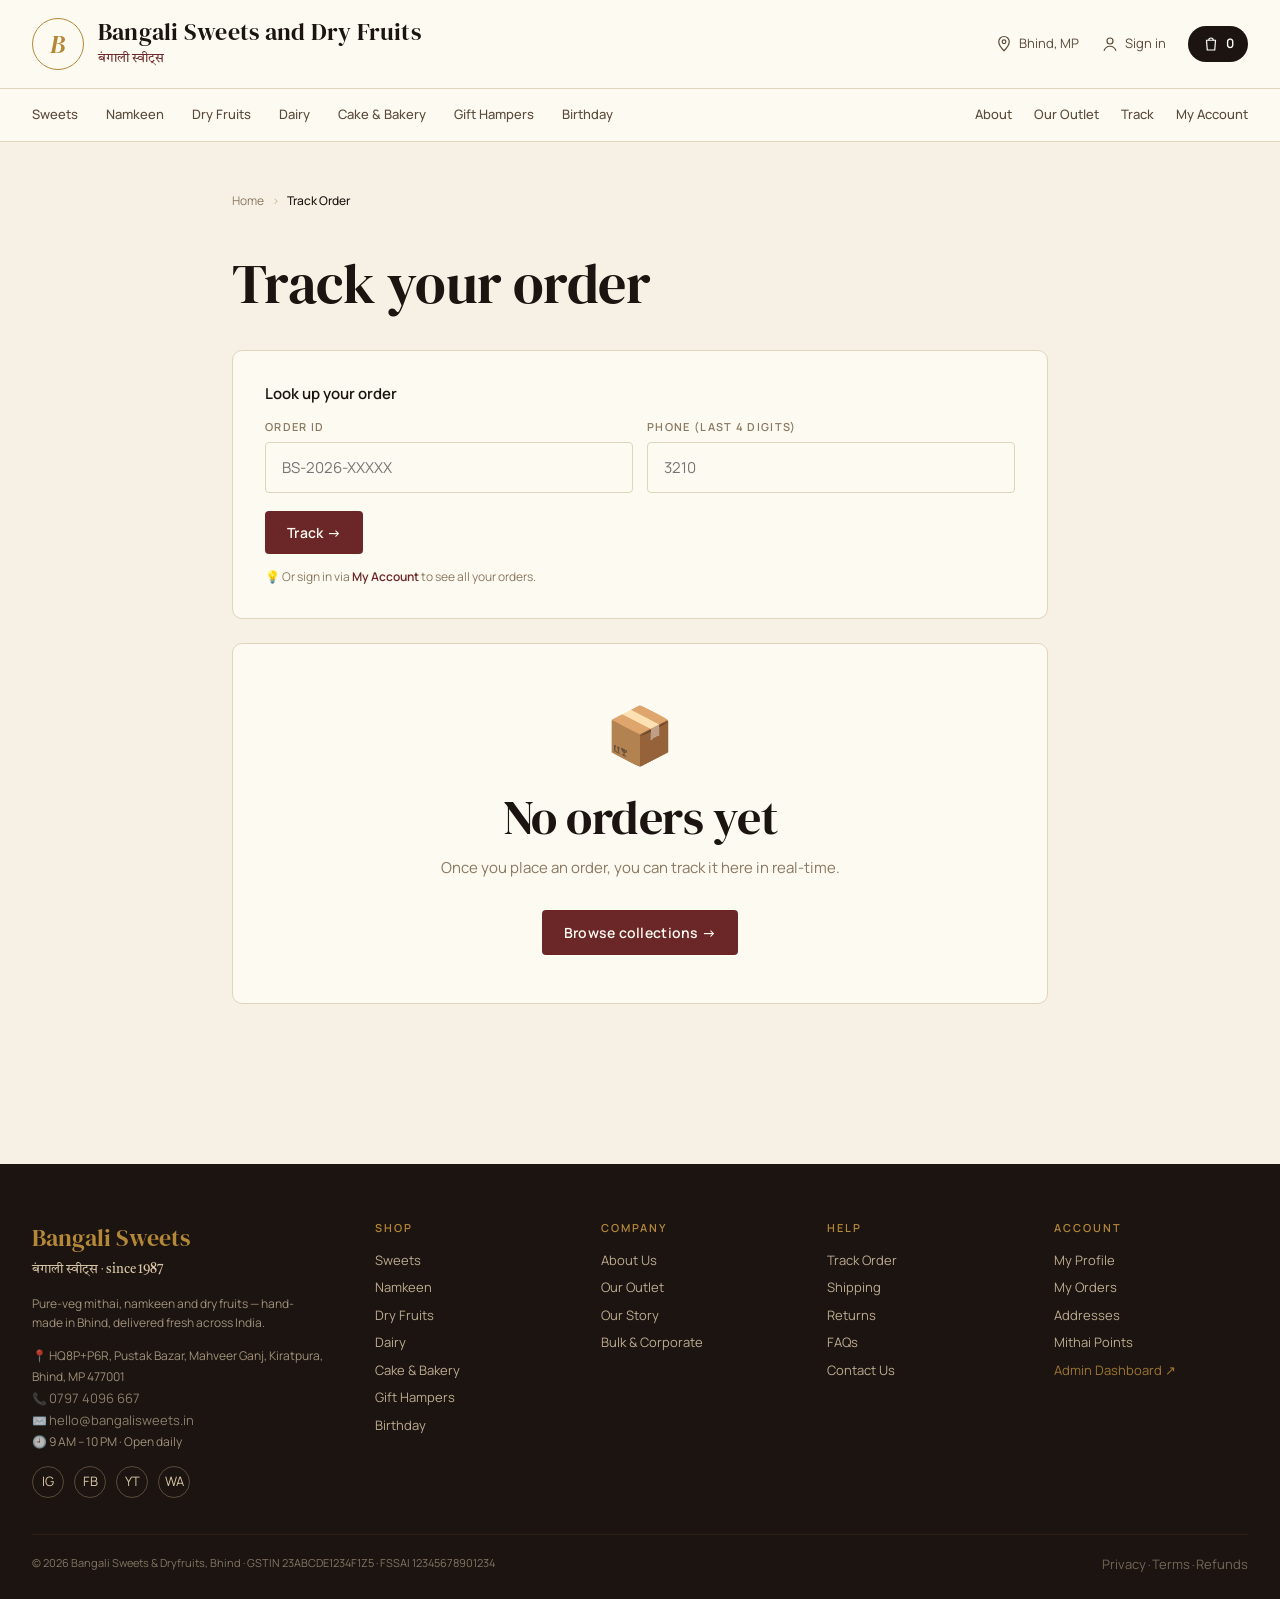
<file: track.html>
<!doctype html>
<html lang="en">
<head>
  <meta charset="utf-8"/>
  <meta name="viewport" content="width=device-width, initial-scale=1"/>
  <title>Track Order — Bangali Sweets</title>
  <meta name="description" content="Track your Bangali Sweets order in real-time."/>
  <meta name="robots" content="noindex"/>
  <link rel="preconnect" href="https://fonts.googleapis.com"/>
  <link rel="preconnect" href="https://fonts.gstatic.com" crossorigin/>
  <link href="https://fonts.googleapis.com/css2?family=DM+Serif+Display:ital@0;1&family=Manrope:wght@400;500;600;700;800&family=Hind:wght@400;500;600;700&family=Tiro+Devanagari+Hindi:ital@0;1&display=swap" rel="stylesheet"/>
  <link rel="stylesheet" href="assets/site.css"/>
  <style>
    .tr-wrap { max-width: 880px; margin: 0 auto; padding: 32px 32px 80px; }
    .tr-wrap h1 { font-family: var(--display); font-size: clamp(36px, 5vw, 56px); margin: 14px 0 24px; font-weight: 500; }

    .lookup-card {
      background: var(--paper);
      border: 1px solid var(--rule);
      border-radius: var(--radius-lg);
      padding: 32px;
      margin-bottom: 24px;
    }
    .lookup-card .field-row {
      display: grid;
      grid-template-columns: 1fr 1fr;
      gap: 14px;
      margin-bottom: 18px;
    }

    .order-card {
      background: var(--paper);
      border: 1px solid var(--rule);
      border-radius: var(--radius-lg);
      padding: 32px;
      margin-bottom: 24px;
    }
    .order-head {
      display: flex; justify-content: space-between; align-items: flex-start;
      padding-bottom: 18px;
      border-bottom: 1px solid var(--rule);
      margin-bottom: 24px;
      flex-wrap: wrap;
      gap: 14px;
    }
    .order-head h2 { font-family: var(--display); font-size: 32px; margin: 0; }
    .order-head .id { font-family: ui-monospace, monospace; font-size: 14px; color: var(--ink-3); margin-top: 2px; }
    .order-head .total { font-family: var(--display); font-size: 28px; }

    /* Tracker timeline */
    .tracker {
      padding: 14px 0;
    }
    .tr-step {
      display: grid;
      grid-template-columns: 36px 1fr;
      gap: 16px;
      padding: 16px 0;
      position: relative;
    }
    .tr-step + .tr-step::before {
      content: "";
      position: absolute;
      left: 17px; top: -8px; bottom: 56px;
      border-left: 2px dashed var(--rule-strong);
    }
    .tr-step.done + .tr-step::before { border-left-style: solid; border-left-color: var(--ok); }
    .tr-step .dot {
      width: 36px; height: 36px;
      border-radius: 50%;
      background: var(--bg-sub);
      color: var(--ink-3);
      display: flex; align-items: center; justify-content: center;
      font-size: 16px;
      border: 2px solid var(--rule);
      position: relative;
      z-index: 1;
    }
    .tr-step.done .dot { background: var(--ok); color: #fff; border-color: var(--ok); }
    .tr-step.curr .dot { background: var(--accent); color: #fff; border-color: var(--accent); animation: pulse 1.6s ease-in-out infinite; }
    @keyframes pulse {
      0%, 100% { box-shadow: 0 0 0 0 color-mix(in srgb, var(--accent) 50%, transparent); }
      50% { box-shadow: 0 0 0 10px color-mix(in srgb, var(--accent) 0%, transparent); }
    }
    .tr-step .body h3 { font-family: var(--display); font-size: 20px; margin: 0 0 2px; line-height: 1.1; }
    .tr-step .body .when { font-size: 12px; color: var(--ink-3); margin-bottom: 6px; }
    .tr-step .body p { font-size: 13px; color: var(--ink-2); margin: 0; line-height: 1.55; }
    .tr-step.curr .body h3 { color: var(--accent); }
    .tr-step:not(.done):not(.curr) .body { opacity: 0.6; }

    /* Item list */
    .items {
      margin-top: 24px;
      padding-top: 24px;
      border-top: 1px solid var(--rule);
    }
    .items h3 { font-family: var(--display); font-size: 20px; margin: 0 0 14px; }
    .items .it {
      display: grid;
      grid-template-columns: 50px 1fr auto;
      gap: 14px;
      padding: 10px 0;
      border-bottom: 1px solid var(--rule);
      align-items: center;
    }
    .items .it:last-child { border-bottom: none; }
    .items .it img { width: 50px; height: 50px; object-fit: cover; border-radius: var(--radius); }
    .items .it .n { font-weight: 600; font-size: 14px; }
    .items .it .m { font-size: 12px; color: var(--ink-3); }
    .items .it .p { font-weight: 600; }

    /* Empty state */
    .empty {
      padding: 48px 32px;
      text-align: center;
      background: var(--paper);
      border: 1px solid var(--rule);
      border-radius: var(--radius-lg);
    }
    .empty .ic { font-size: 56px; margin-bottom: 16px; }

    @media (max-width: 540px) {
      .tr-wrap { padding: 16px 16px 64px; }
      .lookup-card { padding: 22px; }
      .lookup-card .field-row { grid-template-columns: 1fr; }
      .order-card { padding: 22px; }
    }
  </style>
</head>
<body>
  <header id="site-header"></header>

  <main>
    <div class="tr-wrap">
      <nav class="crumb">
        <a href="index.html">Home</a>
        <span class="sep">›</span>
        <span class="curr">Track Order</span>
      </nav>
      <h1 class="disp">Track your order</h1>

      <div class="lookup-card">
        <div style="font-weight: 600; margin-bottom: 14px;">Look up your order</div>
        <div class="field-row">
          <div>
            <label class="label">Order ID</label>
            <input class="input" id="lookup-id" placeholder="BS-2026-XXXXX"/>
          </div>
          <div>
            <label class="label">Phone (last 4 digits)</label>
            <input class="input" id="lookup-ph" placeholder="3210"/>
          </div>
        </div>
        <button class="btn" onclick="lookup()">Track →</button>
        <p style="font-size: 12px; color: var(--ink-3); margin: 14px 0 0;">
          💡 Or sign in via <a href="account.html" style="color: var(--accent); display: inline; font-weight: 600;">My Account</a> to see all your orders.
        </p>
      </div>

      <div id="content"></div>
    </div>
  </main>

  <footer id="site-footer"></footer>

  <script src="assets/catalog.js"></script>
  <script src="assets/app.js"></script>
  <script src="assets/env.js"></script>  <script src="assets/api.js"></script>
  <script>
    BB_APP.mount();

    const params = new URLSearchParams(location.search);
    const askId = params.get("id");

    function lookup() {
      const id = (document.getElementById("lookup-id").value || "").trim().toUpperCase();
      if (!id) { BB_APP.toast("Enter an order ID"); return; }
      renderOrder(id);
    }
    window.lookup = lookup;

    async function renderOrder(id) {
      const root = document.getElementById("content");
      root.innerHTML = `<div class="empty"><div class="ic">⏳</div><p class="muted">Looking up ${id}…</p></div>`;

      let o = null;
      try { o = await BB_API.trackOrder(id); } catch (e) { o = null; }

      if (!o) {
        root.innerHTML = `
          <div class="empty">
            <div class="ic">🔍</div>
            <h2 class="h2 disp">Order not found</h2>
            <p class="muted">Make sure your order ID looks like BS-2026-XXXXX. Place an order first or check <a href="account.html" style="color: var(--accent); display: inline">My Account</a>.</p>
          </div>
        `;
        return;
      }

      const order = {
        id:       o.orderNumber || id,
        name:     o.customerName || "Customer",
        placedAt: o.createdAt ? new Date(o.createdAt).getTime() : Date.now(),
        total:    parseFloat(o.total || 0),
        payment:  o.paymentMode || "cod",
        mode:     o.mode || "delivery",
        address:  o.deliveryAddress || "",
        pin:      o.pincode || "",
        status:   o.status || "Packing",
        items:    (o.items || []).map(i => ({ img: i.productImage || "", name: i.productName, qty: i.quantity, price: parseFloat(i.unitPrice || 0) })),
      };

      const date = new Date(order.placedAt).toLocaleDateString("en-IN", { day: "numeric", month: "long", year: "numeric", hour: "numeric", minute: "2-digit" });
      const eta = order.mode === "ship" ? "3–5 business days"
                : order.mode === "pickup" ? "Ready in 30 min"
                : "Today · 6 PM";

      // Drive the timeline from the real backend order status
      const STATUS_ORDER = ["packing", "sealed", "out for delivery", "delivered"];
      const si = STATUS_ORDER.indexOf((order.status || "packing").toLowerCase());
      const stepStates = [
        { done: true,    label: "Order received",        t: date,                                   msg: "We've received your order and payment." },
        { done: si >= 0, label: "Packing now",           t: si >= 0 ? "Done" : "—",                  msg: "Bhaiya Ram's team is plating your mithai in our Bhind kitchen." },
        { done: si >= 1, label: "Quality check & seal",  t: si >= 1 ? "Done" : "—",                  msg: "Final taste check, vacuum seal, and thermal liner for safe travel." },
        { done: si >= 2, label: order.mode === "pickup" ? "Ready for pickup" : "Out for delivery", t: si >= 2 ? "In progress" : "—", msg: order.mode === "pickup" ? "Pickup from our Pustak Bazar outlet, Bhind." : "Our rider has your order. WhatsApp updates will follow." },
        { done: si >= 3, label: "Delivered",             t: si >= 3 ? "Delivered" : `ETA · ${eta}`,  msg: "Enjoy! Tag us @bangalisweets.bhind for a chance at free mithai." },
      ];
      let currMarked = false;
      stepStates.forEach(s => { if (!s.done && !currMarked) { s.curr = true; currMarked = true; } });

      root.innerHTML = `
        <div class="order-card">
          <div class="order-head">
            <div>
              <div class="eyebrow">Your order</div>
              <h2>${order.name || "Customer"}</h2>
              <div class="id">${order.id} · placed ${date}</div>
            </div>
            <div style="text-align: right;">
              <div class="eyebrow">Total paid</div>
              <div class="total">${BB_APP.rupee(order.total)}</div>
              <div class="muted small">via ${order.payment === 'cod' ? 'COD' : 'UPI'}</div>
            </div>
          </div>

          <div style="display: grid; grid-template-columns: 1fr 1fr; gap: 16px; margin-bottom: 24px;">
            <div style="padding: 14px; background: var(--bg-sub); border-radius: var(--radius);">
              <div class="eyebrow">${order.mode === 'pickup' ? 'Pickup from' : 'Delivering to'}</div>
              <div style="font-size: 14px; margin-top: 6px; line-height: 1.5;">${order.address}${order.pin ? `<br/>PIN ${order.pin}` : ''}</div>
            </div>
            <div style="padding: 14px; background: color-mix(in srgb, var(--ok) 10%, transparent); border-radius: var(--radius);">
              <div class="eyebrow" style="color: var(--ok)">Estimated ${order.mode === 'pickup' ? 'pickup' : 'delivery'}</div>
              <div style="font-size: 18px; font-weight: 700; color: var(--ok); margin-top: 6px;">${eta}</div>
            </div>
          </div>

          <div class="tracker">
            ${stepStates.map((s, i) => `
              <div class="tr-step ${s.done ? 'done' : ''} ${s.curr ? 'curr' : ''}">
                <div class="dot">${s.done ? '✓' : (s.curr ? '●' : i+1)}</div>
                <div class="body">
                  <h3>${s.label}</h3>
                  <div class="when">${s.t}</div>
                  <p>${s.msg}</p>
                </div>
              </div>
            `).join("")}
          </div>

          <div class="items">
            <h3>${order.items.length} item${order.items.length !== 1 ? 's' : ''}</h3>
            ${order.items.map(i => `
              <div class="it">
                <img src="${i.img}" alt=""/>
                <div>
                  <div class="n">${i.name}</div>
                  <div class="m">Qty ${i.qty} · ${BB_APP.rupee(i.price)} each</div>
                </div>
                <div class="p">${BB_APP.rupee(i.price * i.qty)}</div>
              </div>
            `).join("")}
          </div>

          <div style="display: flex; gap: 10px; margin-top: 24px; flex-wrap: wrap;">
            <a class="btn" href="https://wa.me/917974096667">💬 WhatsApp us</a>
            <a class="btn btn-ghost" href="tel:+917974096667">📞 Call outlet</a>
            <a class="btn btn-ghost" href="account.html">View all orders →</a>
          </div>
        </div>
      `;
    }

    function showNoOrders() {
      document.getElementById("content").innerHTML = `
        <div class="empty">
          <div class="ic">📦</div>
          <h2 class="h2 disp">No orders yet</h2>
          <p class="muted">Once you place an order, you can track it here in real-time.</p>
          <a class="btn" href="collections.html" style="margin-top: 16px;">Browse collections →</a>
        </div>
      `;
    }

    if (askId) {
      document.getElementById("lookup-id").value = askId;
      renderOrder(askId);
    } else if (BB_API.isLoggedIn()) {
      // show the signed-in customer's most recent order
      BB_API.getMyOrders().then(list => {
        if (list && list.length > 0) {
          const latest = list[0];
          document.getElementById("lookup-id").value = latest.orderNumber;
          renderOrder(latest.orderNumber);
        } else { showNoOrders(); }
      }).catch(showNoOrders);
    } else {
      showNoOrders();
    }
  </script>
</body>
</html>
</file>
<file: assets/site.css>
/* ===================================================================
   Bangali Sweets — Site stylesheet
   Direction A · Mithai Editorial
   =================================================================== */

:root {
  --bg: #f7f1e5;
  --bg-sub: #efe7d4;
  --paper: #fdfaf2;
  --ink: #1b1410;
  --ink-2: #5a4a3a;
  --ink-3: #8a7860;
  --rule: #e0d4ba;
  --rule-strong: #c9b890;
  --accent: #6b2727;
  --accent-ink: #fdfaf2;
  --gold: #b58838;
  --gold-ink: #3a2a10;
  --leaf: #2f4a2a;
  --berry: #8a2a3a;
  --danger: #b03a3a;
  --ok: #2f6a3a;
  --display: "DM Serif Display", Georgia, serif;
  --sans: "Manrope", ui-sans-serif, sans-serif;
  --hindi: "Tiro Devanagari Hindi", "Hind", serif;
  --hindi-sans: "Hind", "Tiro Devanagari Hindi", serif;
  --radius: 4px;
  --radius-lg: 10px;
  --shadow-sm: 0 1px 2px rgba(45,30,15,.06), 0 1px 1px rgba(45,30,15,.04);
  --shadow-md: 0 8px 24px -8px rgba(45,30,15,.18), 0 2px 6px rgba(45,30,15,.06);
  --header-h: 132px;
}

* { box-sizing: border-box; }

html, body {
  margin: 0; padding: 0;
  background: var(--bg);
  color: var(--ink);
  font-family: var(--sans);
  font-size: 15px;
  line-height: 1.5;
  -webkit-font-smoothing: antialiased;
  font-feature-settings: "ss01", "cv11";
}

a { color: inherit; text-decoration: none; }
button { font-family: inherit; cursor: pointer; border: none; background: none; color: inherit; }
input, textarea, select { font-family: inherit; }

img { display: block; max-width: 100%; }

.disp { font-family: var(--display); font-weight: 500; letter-spacing: -0.01em; }
.italic { font-style: italic; }
.hindi { font-family: var(--hindi); }
.hindi-sans { font-family: var(--hindi-sans); }

.eyebrow {
  text-transform: uppercase;
  letter-spacing: 0.16em;
  font-size: 11px;
  font-weight: 600;
  color: var(--ink-3);
}

.wrap { max-width: 1320px; margin: 0 auto; padding: 0 32px; }
.wrap-tight { max-width: 980px; margin: 0 auto; padding: 0 32px; }

/* ============================== HEADER ============================== */
.site-header {
  background: var(--paper);
  border-bottom: 1px solid var(--rule);
  position: sticky;
  top: 0;
  z-index: 50;
}
.bar-promo {
  background: var(--ink);
  color: #dac6a8;
  font-size: 12px;
  padding: 8px 32px;
  display: flex;
  justify-content: space-between;
  align-items: center;
  gap: 16px;
}
.bar-promo .pr { display: flex; gap: 22px; }
.bar-promo a { opacity: .85; }
.bar-promo a:hover { opacity: 1; color: var(--gold); }

.bar-main {
  display: flex;
  align-items: center;
  justify-content: space-between;
  padding: 18px 32px;
  gap: 24px;
  max-width: 1320px;
  margin: 0 auto;
}

.logo {
  display: flex;
  align-items: center;
  gap: 14px;
  flex: 0 0 auto;
}
.logo .seal {
  width: 52px; height: 52px;
  border: 1px solid var(--gold);
  color: var(--gold);
  border-radius: 50%;
  display: flex;
  align-items: center;
  justify-content: center;
  font-family: var(--display);
  font-style: italic;
  font-size: 26px;
  flex: 0 0 auto;
}
.logo .nm {
  font-family: var(--display);
  font-size: 24px;
  line-height: 1;
  letter-spacing: 0.01em;
}
.logo .nm-hi {
  font-family: var(--hindi);
  font-size: 13px;
  color: var(--accent);
  margin-top: 3px;
}

.search {
  flex: 1;
  max-width: 480px;
  position: relative;
}
.search input {
  width: 100%;
  padding: 12px 16px 12px 42px;
  font-size: 14px;
  border: 1px solid transparent;
  border-radius: var(--radius);
  background: var(--bg-sub);
  outline: none;
}
.search input:focus { border-color: var(--accent); background: var(--paper); }
.search .ico {
  position: absolute;
  left: 14px;
  top: 50%;
  transform: translateY(-50%);
  color: var(--ink-3);
}

.utils {
  display: flex;
  align-items: center;
  gap: 22px;
  color: var(--ink-2);
}
.utils a { display: inline-flex; align-items: center; gap: 6px; font-size: 13px; }
.utils a:hover { color: var(--accent); }
.utils .cart-pill {
  background: var(--ink);
  color: #fff;
  padding: 8px 14px;
  border-radius: 999px;
  font-weight: 600;
  font-size: 13px;
}

.bar-nav {
  border-top: 1px solid var(--rule);
  display: flex;
  align-items: center;
  gap: 28px;
  padding: 12px 32px;
  font-size: 13px;
  font-weight: 500;
  max-width: 1320px;
  margin: 0 auto;
  overflow-x: auto;
  scrollbar-width: none;
}
.bar-nav::-webkit-scrollbar { display: none; }
.bar-nav a {
  color: var(--ink-2);
  white-space: nowrap;
  padding: 4px 0;
  border-bottom: 2px solid transparent;
  margin-bottom: -2px;
}
.bar-nav a:hover { color: var(--accent); }
.bar-nav a.active { color: var(--accent); border-bottom-color: var(--accent); font-weight: 700; }
.bar-nav .right { margin-left: auto; color: var(--ink-3); display: flex; gap: 22px; }

.mobile-toggle { display: none; }

/* ============================== BUTTONS ============================== */
.btn {
  display: inline-flex;
  align-items: center;
  justify-content: center;
  gap: 8px;
  padding: 12px 22px;
  font-size: 14px;
  font-weight: 600;
  letter-spacing: 0.02em;
  border-radius: var(--radius);
  background: var(--accent);
  color: var(--accent-ink);
  transition: transform .12s, background .12s;
}
.btn:hover { background: #531c1c; }
.btn:active { transform: translateY(1px); }
.btn-ghost {
  background: transparent;
  color: var(--ink);
  border: 1px solid var(--rule-strong);
}
.btn-ghost:hover { background: var(--bg-sub); border-color: var(--accent); color: var(--accent); }
.btn-gold { background: var(--gold); color: var(--gold-ink); }
.btn-gold:hover { background: #9b7330; }
.btn-sm { padding: 8px 14px; font-size: 12px; }
.btn-lg { padding: 16px 28px; font-size: 15px; }
.btn-block { width: 100%; }

/* ============================== CHIPS / TAGS ============================== */
.chip {
  display: inline-flex; align-items: center; gap: 6px;
  padding: 4px 10px;
  border-radius: 999px;
  font-size: 11px; font-weight: 600;
  background: var(--bg-sub); color: var(--ink-2);
}
.chip-accent { background: var(--accent); color: var(--accent-ink); }
.chip-gold { background: var(--gold); color: var(--gold-ink); }
.chip-leaf { background: color-mix(in srgb, var(--leaf) 14%, transparent); color: var(--leaf); }
.chip-berry{ background: color-mix(in srgb, var(--berry) 14%, transparent); color: var(--berry); }

/* ============================== TILES / CARDS ============================== */
.tile {
  position: relative;
  background: var(--bg-sub);
  overflow: hidden;
  border-radius: var(--radius);
}
.tile img { width: 100%; height: 100%; object-fit: cover; }

.card {
  background: var(--paper);
  border: 1px solid var(--rule);
  border-radius: var(--radius-lg);
  padding: 22px;
}

.product-card {
  background: var(--paper);
  border: 1px solid var(--rule);
  border-radius: var(--radius-lg);
  overflow: hidden;
  display: flex;
  flex-direction: column;
  transition: transform .18s, box-shadow .18s, border-color .18s;
}
.product-card:hover {
  transform: translateY(-3px);
  box-shadow: var(--shadow-md);
  border-color: var(--rule-strong);
}
.product-card .img {
  aspect-ratio: 1/1;
  position: relative;
  overflow: hidden;
  background: var(--bg-sub);
}
.product-card .img img {
  width: 100%; height: 100%; object-fit: cover;
  transition: transform .35s;
}
.product-card:hover .img img { transform: scale(1.04); }
.product-card .body { padding: 14px 16px 16px; flex: 1; display: flex; flex-direction: column; }
.product-card .hi { font-family: var(--hindi); font-size: 12px; color: var(--accent); }
.product-card .nm { font-family: var(--display); font-size: 18px; font-style: italic; margin: 2px 0 3px; line-height: 1.15; }
.product-card .meta { font-size: 11px; color: var(--ink-3); margin-bottom: 10px; }
.product-card .row { display: flex; align-items: center; justify-content: space-between; margin-top: auto; }
.product-card .price { font-family: var(--display); font-size: 18px; }
.product-card .price .mrp { font-size: 12px; color: var(--ink-3); text-decoration: line-through; margin-left: 6px; }
.product-card .add {
  width: 32px; height: 32px;
  border-radius: 50%;
  border: 1px solid var(--rule-strong);
  color: var(--accent);
  display: inline-flex;
  align-items: center;
  justify-content: center;
  transition: background .12s, color .12s;
}
.product-card .add:hover { background: var(--accent); color: #fff; border-color: var(--accent); }
.product-card .tag {
  position: absolute; top: 10px; left: 10px;
  background: var(--accent); color: #fff;
  font-size: 10px; font-weight: 700;
  padding: 3px 8px;
  border-radius: 99px;
  letter-spacing: .08em;
  text-transform: uppercase;
}
.product-card .tag.gold { background: var(--gold); color: var(--gold-ink); }

/* ============================== FORMS ============================== */
.label {
  display: block;
  font-size: 11px; font-weight: 600;
  text-transform: uppercase; letter-spacing: 0.12em;
  color: var(--ink-3);
  margin-bottom: 6px;
}
.input {
  width: 100%;
  padding: 14px 16px;
  font-size: 15px;
  border: 1px solid var(--rule);
  border-radius: var(--radius);
  background: var(--paper);
  color: var(--ink);
  outline: none;
  transition: border-color .12s;
}
.input:focus { border-color: var(--accent); }
.field { margin-bottom: 16px; }
.field-row { display: grid; gap: 12px; }
.field-row.cols-2 { grid-template-columns: 1fr 1fr; }

/* ============================== HEADINGS ============================== */
.h1 { font-family: var(--display); font-weight: 500; font-size: clamp(40px, 6vw, 84px); line-height: 0.95; letter-spacing: -0.015em; margin: 0; }
.h2 { font-family: var(--display); font-weight: 500; font-size: clamp(28px, 4vw, 48px); line-height: 1.05; margin: 0; }
.h3 { font-family: var(--display); font-weight: 500; font-size: clamp(20px, 2.4vw, 28px); line-height: 1.1; margin: 0; }

.section-head {
  display: flex;
  align-items: flex-end;
  justify-content: space-between;
  gap: 16px;
  margin-bottom: 28px;
  flex-wrap: wrap;
}
.section-head a.more { font-size: 13px; font-weight: 600; color: var(--accent); }

/* ============================== WARM GRADIENT BG ============================== */
.warm-grad {
  background:
    radial-gradient(900px 500px at 80% 10%, color-mix(in srgb, var(--gold) 20%, transparent), transparent 60%),
    radial-gradient(700px 400px at 10% 90%, color-mix(in srgb, var(--accent) 12%, transparent), transparent 60%),
    var(--bg);
}

/* ============================== FOOTER ============================== */
.site-footer {
  background: var(--ink);
  color: #dac6a8;
  padding: 56px 32px 24px;
  margin-top: 80px;
}
.site-footer .grid {
  max-width: 1320px;
  margin: 0 auto;
  display: grid;
  grid-template-columns: 1.6fr 1fr 1fr 1fr 1fr;
  gap: 32px;
  margin-bottom: 36px;
}
.site-footer h4 {
  font-size: 11px;
  letter-spacing: 0.18em;
  text-transform: uppercase;
  color: var(--gold);
  margin: 0 0 14px;
  font-weight: 600;
}
.site-footer a { display: block; font-size: 13px; margin-bottom: 8px; opacity: 0.85; }
.site-footer a:hover { opacity: 1; color: var(--gold); }
.site-footer .nm { font-family: var(--display); font-size: 24px; color: var(--gold); }
.site-footer .nm-hi { font-family: var(--hindi); font-size: 13px; margin-top: 4px; }
.site-footer .blurb { font-size: 12px; line-height: 1.6; margin: 14px 0; opacity: 0.7; max-width: 280px; }
.site-footer .social { display: flex; gap: 10px; margin-top: 14px; }
.site-footer .social span {
  width: 32px; height: 32px;
  border: 1px solid #5a4a3a;
  border-radius: 50%;
  display: inline-flex;
  align-items: center;
  justify-content: center;
  font-size: 13px;
  cursor: pointer;
  transition: color .12s, border-color .12s;
}
.site-footer .social span:hover { color: var(--gold); border-color: var(--gold); }
.site-footer .legal {
  max-width: 1320px;
  margin: 0 auto;
  border-top: 1px solid #3a2a1a;
  padding-top: 20px;
  display: flex;
  justify-content: space-between;
  font-size: 11px;
  opacity: 0.55;
  flex-wrap: wrap;
  gap: 12px;
}

/* ============================== BREADCRUMB ============================== */
.crumb {
  font-size: 12px;
  color: var(--ink-3);
  padding: 18px 0;
  display: flex;
  gap: 8px;
}
.crumb a { color: var(--ink-3); }
.crumb a:hover { color: var(--accent); }
.crumb .sep { color: var(--rule-strong); }
.crumb .curr { color: var(--ink); font-weight: 500; }

/* ============================== ICON helpers ============================== */
.ico { width: 18px; height: 18px; display: inline-block; vertical-align: middle; }
.ico-sm { width: 14px; height: 14px; }
.ico-lg { width: 22px; height: 22px; }

/* ============================== UTILITIES ============================== */
.flex { display: flex; }
.flex-1 { flex: 1; }
.gap-8 { gap: 8px; } .gap-12 { gap: 12px; } .gap-16 { gap: 16px; } .gap-24 { gap: 24px; }
.items-center { align-items: center; }
.justify-between { justify-content: space-between; }
.mb-12 { margin-bottom: 12px; }
.mb-16 { margin-bottom: 16px; }
.mb-24 { margin-bottom: 24px; }
.mb-36 { margin-bottom: 36px; }
.mt-12 { margin-top: 12px; }
.mt-24 { margin-top: 24px; }
.text-c { text-align: center; }
.text-r { text-align: right; }
.muted { color: var(--ink-3); }
.small { font-size: 12px; }

/* ============================== TOAST ============================== */
.toast-stack {
  position: fixed;
  bottom: 24px;
  right: 24px;
  z-index: 999;
  display: flex;
  flex-direction: column;
  gap: 10px;
  pointer-events: none;
}
.toast {
  background: var(--ink);
  color: var(--paper);
  padding: 14px 18px;
  border-radius: var(--radius);
  font-size: 13px;
  box-shadow: var(--shadow-md);
  display: flex;
  align-items: center;
  gap: 10px;
  min-width: 240px;
  animation: toastIn .25s ease-out;
}
.toast .x { color: var(--gold); font-weight: 700; }
@keyframes toastIn {
  from { transform: translateY(20px); opacity: 0; }
  to   { transform: translateY(0); opacity: 1; }
}

/* ============================== TABLE ============================== */
table.table { width: 100%; border-collapse: collapse; font-size: 13px; }
table.table th {
  text-align: left;
  font-weight: 600;
  color: var(--ink-3);
  text-transform: uppercase;
  letter-spacing: 0.1em;
  font-size: 10px;
  padding: 12px 14px;
  border-bottom: 1px solid var(--rule);
  background: var(--bg-sub);
}
table.table td {
  padding: 12px 14px;
  border-bottom: 1px solid var(--rule);
  vertical-align: middle;
}
table.table tr:hover td { background: color-mix(in srgb, var(--bg) 50%, var(--paper)); }

.dot { width: 8px; height: 8px; border-radius: 50%; display: inline-block; }
.dot-ok { background: var(--ok); }
.dot-warn { background: var(--gold); }
.dot-low { background: var(--danger); }

/* ============================== RESPONSIVE ============================== */
@media (max-width: 980px) {
  .site-footer .grid { grid-template-columns: 1fr 1fr; }
  .bar-promo .pr { display: none; }
}

@media (max-width: 760px) {
  :root { --header-h: auto; }
  .bar-promo { font-size: 11px; padding: 6px 16px; }
  .bar-main {
    padding: 12px 16px;
    flex-wrap: wrap;
    gap: 12px;
  }
  .logo .seal { width: 40px; height: 40px; font-size: 20px; }
  .logo .nm { font-size: 18px; }
  .logo .nm-hi { font-size: 11px; }
  .search {
    order: 3;
    max-width: 100%;
    flex-basis: 100%;
  }
  .utils { gap: 14px; }
  .utils .lbl { display: none; }
  .utils .cart-pill { padding: 6px 10px; font-size: 12px; }
  .bar-nav { padding: 8px 16px; gap: 20px; }
  .bar-nav .right { display: none; }
  .wrap, .wrap-tight { padding: 0 16px; }
  .site-footer { padding: 40px 16px 18px; }
  .site-footer .grid { grid-template-columns: 1fr; gap: 24px; margin-bottom: 24px; }
  .field-row.cols-2 { grid-template-columns: 1fr; }
  .section-head { flex-wrap: wrap; }
}

@media (max-width: 480px) {
  .h1 { font-size: 44px; }
  .h2 { font-size: 28px; }
}

/* ============================== BACKDROP LOADER ============================== */
/* Smart, reference-counted overlay. JS shows it only after a short delay (so
   fast calls never flash) and keeps it up for a minimum time (so it never
   flickers). Auto-wired to mutating backend calls; also callable manually. */
.bb-loader {
  position: fixed;
  inset: 0;
  z-index: 2000;
  display: flex;
  align-items: center;
  justify-content: center;
  background: rgba(45, 30, 15, .42);
  -webkit-backdrop-filter: blur(3px) saturate(118%);
  backdrop-filter: blur(3px) saturate(118%);
  opacity: 0;
  visibility: hidden;
  transition: opacity .28s ease, visibility .28s ease;
}
.bb-loader.is-on { opacity: 1; visibility: visible; }
/* Opaque variant — fully hides the page (and any dummy fallback data) during the
   initial catalogue load, until live API data arrives. */
.bb-loader--solid {
  background: var(--bg);
  -webkit-backdrop-filter: none;
  backdrop-filter: none;
}
.bb-loader__card {
  display: flex;
  flex-direction: column;
  align-items: center;
  gap: 16px;
  padding: 30px 40px;
  background: var(--paper);
  border: 1px solid var(--rule);
  border-radius: var(--radius-lg);
  box-shadow: var(--shadow-md);
  transform: translateY(8px) scale(.97);
  transition: transform .28s ease;
}
.bb-loader.is-on .bb-loader__card { transform: translateY(0) scale(1); }
.bb-loader__ring {
  width: 46px; height: 46px;
  border-radius: 50%;
  border: 3px solid var(--rule);
  border-top-color: var(--gold);
  animation: bbSpin .8s linear infinite;
}
.bb-loader__msg {
  font-family: var(--display);
  font-style: italic;
  font-size: 19px;
  line-height: 1.2;
  color: var(--ink);
  text-align: center;
}
@keyframes bbSpin { to { transform: rotate(360deg); } }
@media (prefers-reduced-motion: reduce) {
  .bb-loader__ring { animation-duration: 1.8s; }
  .bb-loader, .bb-loader__card { transition: none; }
}
</file>
